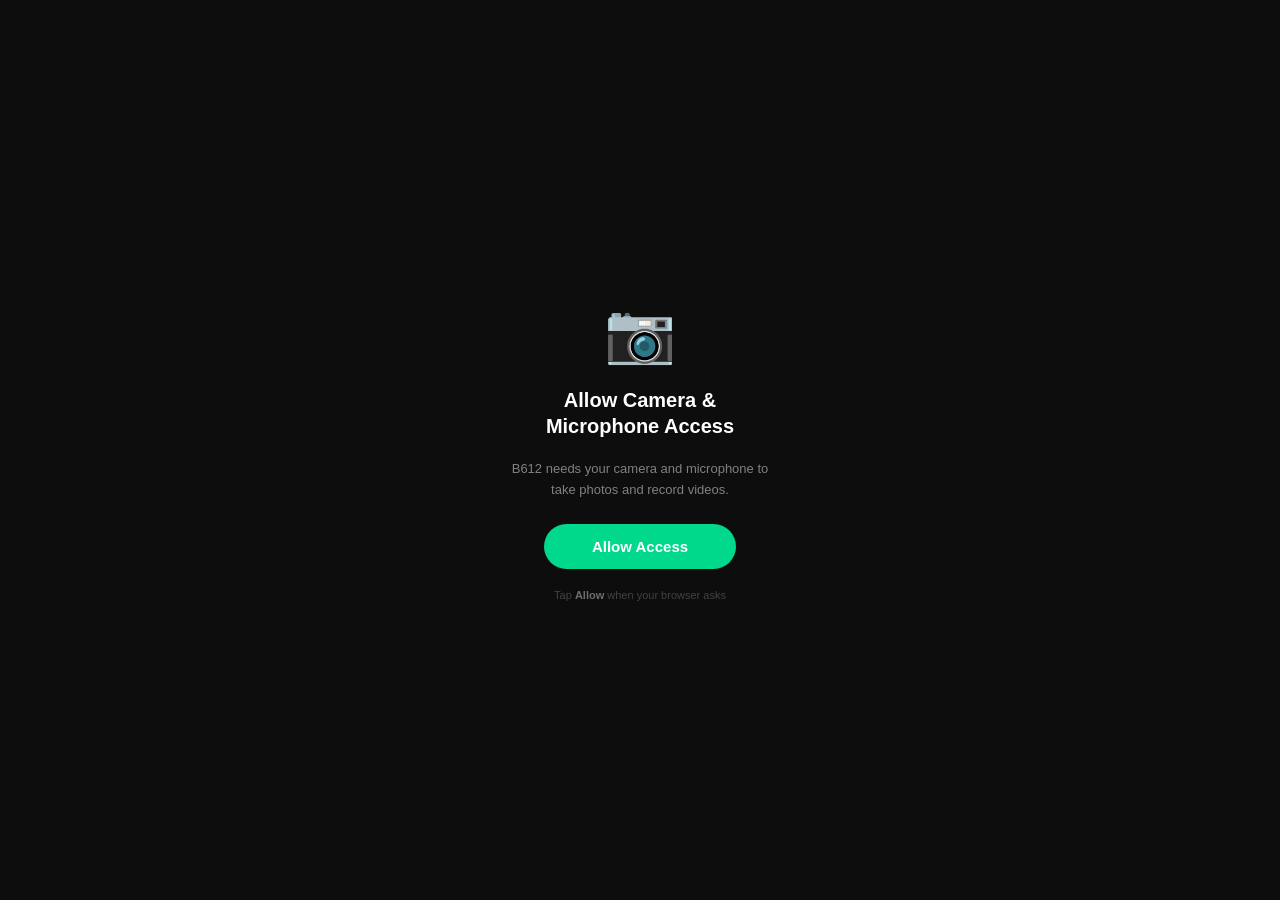
<file: b612/index.html>
<!DOCTYPE html>
<html lang="en">
<head>
<meta charset="UTF-8"/>
<meta name="viewport" content="width=device-width,initial-scale=1,maximum-scale=1,user-scalable=no,viewport-fit=cover"/>
<title>B612 Camera</title>
<style>
/* ── RESET ─────────────────────────────────────────────────── */
*,*::before,*::after{box-sizing:border-box;margin:0;padding:0;-webkit-tap-highlight-color:transparent;user-select:none;}
html,body{width:100%;height:100%;background:#000;overflow:hidden;font-family:-apple-system,'Helvetica Neue',Arial,sans-serif;}

/* ── APP SHELL ─────────────────────────────────────────────── */
.app{position:relative;width:100%;height:100dvh;overflow:hidden;background:#000;}

/* ── CAMERA FEED ───────────────────────────────────────────── */
#cam{position:absolute;inset:0;width:100%;height:100%;object-fit:cover;z-index:0;}

/* ── FLASH ─────────────────────────────────────────────────── */
#flash{position:absolute;inset:0;z-index:99;background:#fff;opacity:0;pointer-events:none;transition:opacity .06s;}

/* ── GREEN DOT — small, no glow ────────────────────────────── */
.live-dot{
  position:absolute;top:15px;right:13px;
  width:8px;height:8px;border-radius:50%;
  background:#2ecc5f;z-index:40;
  /* NO box-shadow glow */
}

/* ════════════════════════════════════════════════════════════
   TOP BAR
   ════════════════════════════════════════════════════════════ */
.top-bar{
  position:absolute;top:0;left:0;right:0;height:62px;
  display:flex;align-items:center;justify-content:space-between;
  padding:0 11px;z-index:30;
}

/* Bell */
.tb-icon-btn{background:none;border:none;cursor:pointer;padding:4px;display:flex;align-items:center;justify-content:center;opacity:1;transition:opacity .12s;}
.tb-icon-btn:active{opacity:.5;}
.notif-wrap{position:relative;width:34px;height:34px;display:flex;align-items:center;justify-content:center;}
.notif-wrap svg{width:24px;height:24px;stroke:#fff;fill:none;stroke-width:1.8;stroke-linecap:round;stroke-linejoin:round;}
.notif-badge{
  position:absolute;top:0;right:-1px;
  background:#e83c5a;color:#fff;
  font-size:7.5px;font-weight:800;
  min-width:14px;height:14px;border-radius:7px;
  display:flex;align-items:center;justify-content:center;
  padding:0 2px;border:1.5px solid #000;line-height:1;
}

/* Crown — flat gold circle, no glow */
.crown-btn{
  width:33px;height:33px;border-radius:50%;
  background:#f5c21e;
  border:none;cursor:pointer;
  display:flex;align-items:center;justify-content:center;
  margin-left:4px;
  transition:opacity .12s;
  /* NO box-shadow */
}
.crown-btn:active{opacity:.6;}
.crown-btn svg{width:16px;height:16px;fill:#fff;}

/* Mode pill — subtle dark blur, no border glow */
.mode-pill{
  display:flex;align-items:center;
  background:rgba(30,30,30,.70);
  backdrop-filter:blur(12px);-webkit-backdrop-filter:blur(12px);
  border-radius:24px;padding:3px 4px;gap:1px;
  /* NO box-shadow, NO border */
}
.mp-btn{
  background:transparent;border:none;cursor:pointer;
  color:rgba(255,255,255,.48);
  font-size:12.5px;font-weight:500;
  padding:5px 13px;border-radius:20px;
  transition:background .18s,color .18s;
  letter-spacing:.01em;white-space:nowrap;line-height:1;
}
.mp-btn.active{background:rgba(255,255,255,.18);color:#fff;}
.mp-btn:active{opacity:.55;}

/* Flip — plain circle border, no shadow */
.flip-btn{
  width:37px;height:37px;border-radius:50%;
  border:1.8px solid rgba(255,255,255,.72);
  background:rgba(0,0,0,.15);
  display:flex;align-items:center;justify-content:center;
  cursor:pointer;
  transition:opacity .12s;
  /* NO box-shadow */
}
.flip-btn:active{opacity:.45;}
.flip-btn svg{width:18px;height:18px;stroke:#fff;fill:none;stroke-width:1.9;stroke-linecap:round;stroke-linejoin:round;}

/* ════════════════════════════════════════════════════════════
   SUB BANNERS
   ════════════════════════════════════════════════════════════ */
.sub-banner{
  position:absolute;top:67px;left:50%;transform:translateX(-50%);
  z-index:25;display:none;align-items:center;gap:6px;
  background:rgba(20,20,20,.72);
  backdrop-filter:blur(10px);-webkit-backdrop-filter:blur(10px);
  color:#fff;font-size:13px;font-weight:500;
  padding:7px 18px 7px 14px;border-radius:22px;
  white-space:nowrap;letter-spacing:.01em;
  /* NO border, NO box-shadow */
}
.sub-banner.show{display:flex;}
.music-banner svg{flex-shrink:0;width:14px;height:14px;stroke:#fff;fill:none;stroke-width:2;stroke-linecap:round;}
.hires-banner{color:#ffe96e;font-size:11px;letter-spacing:.05em;font-weight:600;text-transform:uppercase;}

/* ════════════════════════════════════════════════════════════
   LEFT SIDEBAR — clean, no glow, exactly like app
   ════════════════════════════════════════════════════════════ */
.sidebar{
  position:absolute;left:7px;top:50%;transform:translateY(-50%);
  z-index:20;display:flex;flex-direction:column;align-items:center;gap:1px;
}

.sb-btn{
  background:none;border:none;cursor:pointer;
  display:flex;flex-direction:column;align-items:center;gap:3px;
  padding:3px 5px;
  transition:opacity .12s;
  -webkit-appearance:none;
}
.sb-btn:active{opacity:.4;}

/* Icon SVG container — NO filter/drop-shadow */
.sb-icon{
  width:44px;height:44px;
  display:flex;align-items:center;justify-content:center;
}
.sb-icon svg{width:44px;height:44px;display:block;overflow:visible;}

/* Ratio wrapper — no circle */
.sb-ratio{
  display:flex;align-items:center;justify-content:center;
  height:44px;
}

/* Label — plain white, small */
.sb-lbl{
  color:rgba(255,255,255,.88);
  font-size:10px;font-weight:400;
  letter-spacing:.01em;
  line-height:1;text-align:center;
  /* NO text-shadow */
}

/* Collapse chevron */
.collapse-btn{
  background:none;border:none;cursor:pointer;
  display:flex;align-items:center;justify-content:center;
  padding:5px 8px;margin-top:3px;
  transition:opacity .12s;
}
.collapse-btn:active{opacity:.38;}
.collapse-btn svg{
  width:20px;height:20px;
  stroke:rgba(255,255,255,.75);fill:none;
  stroke-width:2;stroke-linecap:round;stroke-linejoin:round;
  /* NO filter */
}

/* ════════════════════════════════════════════════════════════
   BOTTOM AREA
   ════════════════════════════════════════════════════════════ */
.bottom-area{
  position:absolute;bottom:0;left:0;right:0;z-index:20;
  display:flex;flex-direction:column;align-items:center;
  padding-bottom:max(env(safe-area-inset-bottom,0px),0px);
}

/* Gallery / NORMAL VIDEO row */
.mode-row{
  display:flex;align-items:center;justify-content:space-between;
  width:100%;padding:0 24px;margin-bottom:8px;
}

.gallery-btn{
  width:46px;height:46px;border-radius:50%;
  border:2px solid rgba(255,255,255,.55);
  background:rgba(0,0,0,.15);
  display:flex;align-items:center;justify-content:center;
  cursor:pointer;
  transition:opacity .12s;
  /* NO box-shadow */
}
.gallery-btn:active{opacity:.5;}
.gallery-btn svg{width:22px;height:22px;stroke:#fff;fill:none;stroke-width:1.7;stroke-linecap:round;stroke-linejoin:round;}

.cap-toggle{display:flex;gap:18px;}
.ct-btn{
  background:none;border:none;cursor:pointer;
  color:rgba(255,255,255,.38);
  font-size:14px;font-weight:700;
  letter-spacing:.1em;padding:2px 0;
  position:relative;transition:color .18s;
  /* NO text-shadow */
}
.ct-btn.active{color:#fff;}
.ct-btn.active::after{
  content:'';position:absolute;bottom:-3px;left:50%;transform:translateX(-50%);
  width:18px;height:2px;background:#fff;border-radius:2px;
}
.mode-row-right{width:46px;height:46px;}

/* ════════════════════════════════════════════════════════════
   TOOL + SHUTTER ROW
   ════════════════════════════════════════════════════════════ */
.tool-shutter-row{
  display:flex;align-items:center;justify-content:space-around;
  width:100%;padding:4px 4px 6px;
}

.tool-btn{
  background:none;border:none;cursor:pointer;
  display:flex;flex-direction:column;align-items:center;gap:4px;
  padding:4px 6px;flex:1;
  transition:opacity .12s;
}
.tool-btn:active{opacity:.4;}
.tool-icon{width:28px;height:28px;display:flex;align-items:center;justify-content:center;}
.tool-icon svg{
  width:26px;height:26px;stroke:#fff;fill:none;
  stroke-width:1.55;stroke-linecap:round;stroke-linejoin:round;
  /* NO filter/drop-shadow */
}
.tool-lbl{
  font-size:10.5px;font-weight:400;
  color:rgba(255,255,255,.85);
  letter-spacing:.01em;line-height:1;
  /* NO text-shadow */
}

/* ── SHUTTER ───────────────────────────────────────────────── */
.shutter-wrap{display:flex;align-items:center;justify-content:center;flex-shrink:0;padding:0 4px;}
.shutter-btn{
  width:78px;height:78px;border-radius:50%;
  border:none;background:none;cursor:pointer;padding:0;
  display:flex;align-items:center;justify-content:center;
  transition:transform .1s;-webkit-appearance:none;
}
.shutter-btn:active{transform:scale(.92);}

/* Outer ring — solid, no shadow */
.shutter-outer{
  width:78px;height:78px;border-radius:50%;
  border:4px solid #fff;
  display:flex;align-items:center;justify-content:center;
  transition:border-color .22s;
  /* NO box-shadow */
}
/* Inner fill */
.shutter-inner{
  width:64px;height:64px;border-radius:50%;
  background:#fff;
  transition:background .22s,border-radius .22s,width .22s,height .22s;
  /* NO box-shadow */
}

/* Video mode — white ring, white inner, gentle pulse */
.shutter-outer.video{
  border-color:#fff;
  animation:vidPulse 2s ease-in-out infinite;
}
.shutter-inner.video{background:#fff;}

/* Recording — white ring, white square, gentle pulse */
.shutter-outer.rec{
  border-color:#fff;
  animation:recPulse 1s ease-in-out infinite;
}
.shutter-inner.rec{background:#fff;width:26px;height:26px;border-radius:6px;}

/* Pulses are SUBTLE — just opacity, no glow rings */
@keyframes vidPulse{
  0%,100%{opacity:1;}
  50%{opacity:.75;}
}
@keyframes recPulse{
  0%,100%{opacity:1;}
  50%{opacity:.6;}
}

/* ════════════════════════════════════════════════════════════
   BOTTOM NAV
   ════════════════════════════════════════════════════════════ */
.bottom-nav{
  width:100%;display:flex;align-items:center;justify-content:space-around;
  padding:7px 0 max(16px,env(safe-area-inset-bottom,16px));
  border-top:1px solid rgba(255,255,255,.07);
  /* NO background blur */
}
.bn-btn{
  background:none;border:none;cursor:pointer;
  display:flex;flex-direction:column;align-items:center;justify-content:center;
  padding:4px 14px;transition:opacity .12s;
}
.bn-btn:active{opacity:.38;}
.bn-btn svg{
  width:23px;height:23px;
  stroke:rgba(255,255,255,.40);fill:none;
  stroke-width:1.65;stroke-linecap:round;stroke-linejoin:round;
  /* NO filter */
}
.bn-btn.active svg{stroke:#fff;}

.ai-box{
  width:28px;height:21px;
  border:1.7px solid rgba(255,255,255,.40);border-radius:5px;
  display:flex;align-items:center;justify-content:center;
  font-size:10px;font-weight:800;color:rgba(255,255,255,.40);
  letter-spacing:.5px;
}
.bn-btn.active .ai-box{border-color:#fff;color:#fff;}

/* ════════════════════════════════════════════════════════════
   TOAST
   ════════════════════════════════════════════════════════════ */
.toast{
  position:fixed;bottom:106px;left:50%;transform:translateX(-50%) translateY(12px);
  background:rgba(15,15,15,.86);
  backdrop-filter:blur(10px);-webkit-backdrop-filter:blur(10px);
  color:#fff;font-size:12.5px;font-weight:500;
  padding:9px 20px;border-radius:22px;
  z-index:999;opacity:0;pointer-events:none;
  transition:opacity .2s,transform .2s;white-space:nowrap;
  /* NO border, NO box-shadow */
}
.toast.show{opacity:1;transform:translateX(-50%) translateY(0);}

/* ── iPHONE MODE ───────────────────────────────────────────── */
.iphone-mode .tool-btn{visibility:hidden;pointer-events:none;}

/* ── RESPONSIVE ────────────────────────────────────────────── */
@media(min-width:480px){
  .app{max-width:393px;margin:0 auto;height:100dvh;}
}
@media(max-width:360px){
  .shutter-outer,.shutter-btn{width:70px;height:70px;}
  .shutter-inner{width:57px;height:57px;}
  .shutter-inner.rec{background:#fff;width:23px;height:23px;}
  .mp-btn{font-size:11px;padding:5px 9px;}
  .ct-btn{font-size:12.5px;}
  .sb-icon{width:38px;height:38px;}
  .sb-icon svg{width:38px;height:38px;}
}
</style>
</head>
<body>
<div class="app" id="app">

  <video id="cam" autoplay playsinline muted></video>
  <div id="flash"></div>
  <div class="live-dot"></div>

  <!-- ══ TOP BAR ══════════════════════════════════════════════ -->
  <div class="top-bar">
    <div style="display:flex;align-items:center;gap:4px;">
      <button class="tb-icon-btn" onclick="toast('Notifications')">
        <div class="notif-wrap">
          <svg viewBox="0 0 24 24"><path d="M18 8a6 6 0 0 0-12 0c0 7-3 9-3 9h18s-3-2-3-9"/><path d="M13.73 21a2 2 0 0 1-3.46 0"/></svg>
          <span class="notif-badge">N</span>
        </div>
      </button>
      <button class="crown-btn" onclick="toast('B612 Premium')">
        <!-- solid crown shape -->
        <svg viewBox="0 0 24 24" fill="white"><path d="M3 18h18v2H3zM3 7l4.5 4.5L12 4l4.5 7.5L21 7v9H3z"/></svg>
      </button>
    </div>

    <div class="mode-pill">
      <button class="mp-btn active" id="btnStd"    onclick="setMode('std')">Standard</button>
      <button class="mp-btn"        id="btnHires"  onclick="setMode('hires')">Hi-res</button>
      <button class="mp-btn"        id="btnIphone" onclick="setMode('iphone')">iPhone</button>
    </div>

    <button class="flip-btn" onclick="flipCam()">
      <!-- circular arrows — B612 flip icon -->
      <svg viewBox="0 0 24 24" fill="none" stroke="#fff" stroke-width="2" stroke-linecap="round" stroke-linejoin="round">
        <path d="M1 4v6h6"/><path d="M23 20v-6h-6"/>
        <path d="M20.49 9A9 9 0 0 0 5.64 5.64L1 10m22 4-4.64 4.36A9 9 0 0 1 3.51 15"/>
      </svg>
    </button>
  </div>

  <!-- ══ BANNERS ═══════════════════════════════════════════════ -->
  <div class="sub-banner music-banner" id="musicBanner">
    <svg viewBox="0 0 24 24"><path d="M9 18V5l12-2v13"/><circle cx="6" cy="18" r="3"/><circle cx="18" cy="16" r="3"/></svg>
    Add music
  </div>
  <div class="sub-banner hires-banner" id="hiresBanner">Maximum-resolution filming</div>

  <!-- ══ LEFT SIDEBAR ══════════════════════════════════════════ -->
  <div class="sidebar" id="sidebar">

    <!-- MORE: three dots in thin circle -->
    <button class="sb-btn" onclick="toast('More')">
      <div class="sb-icon">
        <svg viewBox="0 0 44 44" fill="none">
          <circle cx="22" cy="22" r="19.5" stroke="rgba(255,255,255,0.80)" stroke-width="1.6"/>
          <circle cx="13.5" cy="22" r="2" fill="white"/>
          <circle cx="22"   cy="22" r="2" fill="white"/>
          <circle cx="30.5" cy="22" r="2" fill="white"/>
        </svg>
      </div>
      <span class="sb-lbl">More</span>
    </button>

    <!-- DURATION: "5" in thin circle (video only) -->
    <button class="sb-btn" id="sbDuration" onclick="toast('Duration: 5s')">
      <div class="sb-icon">
        <svg viewBox="0 0 44 44" fill="none">
          <circle cx="22" cy="22" r="19.5" stroke="rgba(255,255,255,0.80)" stroke-width="1.6"/>
          <text x="22" y="28.5" text-anchor="middle" fill="white"
            font-size="18" font-weight="600"
            font-family="-apple-system,Helvetica Neue,sans-serif">5</text>
        </svg>
      </div>
      <span class="sb-lbl">Duration</span>
    </button>

    <!-- FLASH: bolt + × in circle -->
    <button class="sb-btn" id="sbFlash" onclick="toggleFlash()">
      <div class="sb-icon">
        <svg id="flashOff" viewBox="0 0 44 44" fill="none">
          <circle cx="22" cy="22" r="19.5" stroke="rgba(255,255,255,0.80)" stroke-width="1.6"/>
          <!-- bolt solid white -->
          <path d="M25 8 L14.5 23 H21.5 L19.5 36 L29.5 21 H22.5 Z" fill="white"/>
          <!-- × subscript -->
          <line x1="27.5" y1="30" x2="32"   y2="35.5" stroke="white" stroke-width="1.7" stroke-linecap="round"/>
          <line x1="32"   y1="30" x2="27.5" y2="35.5" stroke="white" stroke-width="1.7" stroke-linecap="round"/>
        </svg>
        <svg id="flashOn" viewBox="0 0 44 44" fill="none" style="display:none">
          <circle cx="22" cy="22" r="19.5" stroke="#f5c21e" stroke-width="1.6"/>
          <path d="M25 8 L14.5 23 H21.5 L19.5 36 L29.5 21 H22.5 Z" fill="#f5c21e"/>
        </svg>
      </div>
      <span class="sb-lbl">Flash</span>
    </button>

    <!-- TIMER: stopwatch -->
    <button class="sb-btn" onclick="toast('Timer')">
      <div class="sb-icon">
        <svg viewBox="0 0 44 44" fill="none">
          <circle cx="22" cy="22" r="19.5" stroke="rgba(255,255,255,0.80)" stroke-width="1.6"/>
          <!-- stopwatch face -->
          <circle cx="22" cy="25" r="12" stroke="rgba(255,255,255,0.80)" stroke-width="1.5"/>
          <!-- crown -->
          <rect x="18" y="11" width="8" height="2.8" rx="1.4"
            fill="none" stroke="rgba(255,255,255,0.80)" stroke-width="1.4"/>
          <!-- hand -->
          <line x1="22" y1="25" x2="26.5" y2="20.5" stroke="white" stroke-width="1.6" stroke-linecap="round"/>
          <circle cx="22" cy="25" r="1.2" fill="white"/>
        </svg>
      </div>
      <span class="sb-lbl">Timer</span>
    </button>

    <!-- RATIO: standalone rounded rect, NO outer circle -->
    <button class="sb-btn" onclick="toast('Ratio: 9:16')">
      <div class="sb-ratio">
        <svg viewBox="0 0 44 30" width="44" height="30" fill="none">
          <rect x="1.2" y="1.2" width="41.6" height="27.6" rx="5"
            stroke="rgba(255,255,255,0.80)" stroke-width="1.6"/>
          <text x="22" y="20.5" text-anchor="middle" fill="white"
            font-size="10.5" font-weight="600"
            font-family="-apple-system,Helvetica Neue,sans-serif"
            letter-spacing="0.4">9:16</text>
        </svg>
      </div>
      <span class="sb-lbl">Ratio</span>
    </button>

    <!-- BOOMERANG: ∞ inside circle, NO label -->
    <button class="sb-btn" onclick="toast('Boomerang')">
      <div class="sb-icon">
        <svg viewBox="0 0 44 44" fill="none">
          <circle cx="22" cy="22" r="19.5" stroke="rgba(255,255,255,0.80)" stroke-width="1.6"/>
          <!-- left lobe -->
          <path d="M22 22 C20 19 16.5 17.5 13.5 19.5 C11 21.5 11 25 13.5 26.5 C16.5 28.5 20 27 22 24"
            stroke="white" stroke-width="1.9" stroke-linecap="round" fill="none"/>
          <!-- right lobe -->
          <path d="M22 22 C24 25 27.5 26.5 30.5 24.5 C33 22.5 33 19 30.5 17.5 C27.5 15.5 24 17 22 20"
            stroke="white" stroke-width="1.9" stroke-linecap="round" fill="none"/>
        </svg>
      </div>
    </button>

    <!-- COLLAPSE chevron — plain, no circle -->
    <button class="collapse-btn" id="collapseBtn" onclick="toggleSidebar()">
      <svg id="collapseIcon" viewBox="0 0 24 24">
        <polyline points="18 15 12 9 6 15"/>
      </svg>
    </button>

  </div><!-- /sidebar -->

  <!-- ══ BOTTOM AREA ════════════════════════════════════════════ -->
  <div class="bottom-area">
    <div class="mode-row">
      <button class="gallery-btn" onclick="toast('Gallery')">
        <svg viewBox="0 0 24 24">
          <path d="M6 2 3 6v14a2 2 0 0 0 2 2h14a2 2 0 0 0 2-2V6l-3-4z"/>
          <line x1="3" y1="6" x2="21" y2="6"/>
          <path d="M16 10a4 4 0 0 1-8 0"/>
        </svg>
      </button>
      <div class="cap-toggle">
        <button class="ct-btn"        id="ctNormal" onclick="setCapture('normal')">NORMAL</button>
        <button class="ct-btn active" id="ctVideo"  onclick="setCapture('video')">VIDEO</button>
      </div>
      <div class="mode-row-right"></div>
    </div>

    <!-- Edit · Effects · SHUTTER · Beauty · Filter -->
    <div class="tool-shutter-row" id="toolRow">

      <button class="tool-btn" onclick="toast('Edit')">
        <div class="tool-icon">
          <svg viewBox="0 0 24 24">
            <rect x="3" y="3" width="18" height="18" rx="2"/>
            <circle cx="8.5" cy="8.5" r="1.5"/>
            <polyline points="21 15 16 10 5 21"/>
          </svg>
        </div>
        <span class="tool-lbl">Edit</span>
      </button>

      <button class="tool-btn" onclick="toast('Effects')">
        <div class="tool-icon">
          <svg viewBox="0 0 24 24">
            <circle cx="12" cy="12" r="10"/>
            <path d="M8 14s1.5 2 4 2 4-2 4-2"/>
            <line x1="9"  y1="9" x2="9.01"  y2="9"/>
            <line x1="15" y1="9" x2="15.01" y2="9"/>
          </svg>
        </div>
        <span class="tool-lbl">Effects</span>
      </button>

      <div class="shutter-wrap">
        <button class="shutter-btn" id="shutterBtn" onclick="captureAction()">
          <div class="shutter-outer" id="shutterOuter">
            <div class="shutter-inner" id="shutterInner"></div>
          </div>
        </button>
      </div>

      <button class="tool-btn" onclick="toast('Beauty')">
        <div class="tool-icon">
          <svg viewBox="0 0 24 24">
            <path d="M20 7H4a2 2 0 0 0-2 2v10a2 2 0 0 0 2 2h16a2 2 0 0 0 2-2V9a2 2 0 0 0-2-2z"/>
            <path d="M16 7V5a2 2 0 0 0-2-2h-4a2 2 0 0 0-2 2v2"/>
            <line x1="12" y1="12" x2="12" y2="16"/>
            <line x1="10" y1="14" x2="14" y2="14"/>
          </svg>
        </div>
        <span class="tool-lbl">Beauty</span>
      </button>

      <button class="tool-btn" onclick="toast('Filter')">
        <div class="tool-icon">
          <svg viewBox="0 0 28 28">
            <circle cx="10" cy="10" r="7" fill="none" stroke="#fff" stroke-width="1.55"/>
            <circle cx="18" cy="10" r="7" fill="none" stroke="#fff" stroke-width="1.55"/>
            <circle cx="14" cy="18" r="7" fill="none" stroke="#fff" stroke-width="1.55"/>
          </svg>
        </div>
        <span class="tool-lbl">Filter</span>
      </button>

    </div>

    <!-- bottom nav -->
    <div class="bottom-nav">
      <button class="bn-btn" onclick="toast('Home')">
        <svg viewBox="0 0 24 24"><path d="M3 9l9-7 9 7v11a2 2 0 0 1-2 2H5a2 2 0 0 1-2-2z"/><polyline points="9 22 9 12 15 12 15 22"/></svg>
      </button>
      <button class="bn-btn" onclick="toast('AI')">
        <div class="ai-box">AI</div>
      </button>
      <button class="bn-btn active">
        <svg viewBox="0 0 24 24">
          <path d="M23 19a2 2 0 0 1-2 2H3a2 2 0 0 1-2-2V8a2 2 0 0 1 2-2h4l2-3h6l2 3h4a2 2 0 0 1 2 2z"/>
          <circle cx="12" cy="13" r="4"/>
        </svg>
      </button>
      <button class="bn-btn" onclick="toast('Search')">
        <svg viewBox="0 0 24 24"><circle cx="11" cy="11" r="8"/><line x1="21" y1="21" x2="16.65" y2="16.65"/></svg>
      </button>
      <button class="bn-btn" onclick="toast('Profile')">
        <svg viewBox="0 0 24 24"><path d="M20 21v-2a4 4 0 0 0-4-4H8a4 4 0 0 0-4 4v2"/><circle cx="12" cy="7" r="4"/></svg>
      </button>
    </div>

  </div>
</div><!-- /app -->

<div class="toast" id="toastEl"></div>

<script>
/* ── STATE ──────────────────────────────────────────────────── */
let facingMode='environment',topMode='std',capMode='video';
let flashIsOn=false,isRec=false,sidebarOpen=true;
let mediaRec=null,recChunks=[],stream=null,toastTimer=null;

/* ── ELEMENTS ───────────────────────────────────────────────── */
const camEl        = document.getElementById('cam');
const flashEl      = document.getElementById('flash');
const app          = document.getElementById('app');
const musicBanner  = document.getElementById('musicBanner');
const hiresBanner  = document.getElementById('hiresBanner');
const sbDuration   = document.getElementById('sbDuration');
const sidebar      = document.getElementById('sidebar');
const collapseIcon = document.getElementById('collapseIcon');
const shutterOuter = document.getElementById('shutterOuter');
const shutterInner = document.getElementById('shutterInner');
const toastEl      = document.getElementById('toastEl');
const flashOffSvg  = document.getElementById('flashOff');
const flashOnSvg   = document.getElementById('flashOn');
const ctNormal     = document.getElementById('ctNormal');
const ctVideo      = document.getElementById('ctVideo');

/* ── INIT ───────────────────────────────────────────────────── */
window.addEventListener('DOMContentLoaded',()=>{
  showPermScreen();
  applyCapMode();
  applyTopMode();
});

/* ── PERMISSION SCREEN ──────────────────────────────────────── */
function showPermScreen(){
  const o=document.createElement('div');
  o.id='permOverlay';
  o.style.cssText='position:fixed;inset:0;z-index:9999;background:#0d0d0d;display:flex;flex-direction:column;align-items:center;justify-content:center;gap:20px;padding:40px 30px;text-align:center;';
  o.innerHTML=`
    <div style="font-size:58px">📷</div>
    <h2 style="color:#fff;font-size:20px;font-weight:700;line-height:1.3">Allow Camera &<br>Microphone Access</h2>
    <p style="color:rgba(255,255,255,.48);font-size:13px;line-height:1.6;max-width:260px">B612 needs your camera and microphone to take photos and record videos.</p>
    <button id="grantBtn" style="margin-top:4px;background:#00d98b;color:#fff;border:none;border-radius:28px;font-size:15px;font-weight:700;padding:14px 48px;cursor:pointer;">Allow Access</button>
    <div id="permErr" style="color:#e8395e;font-size:12px;display:none;line-height:1.55;max-width:270px;padding:10px 14px;background:rgba(232,57,94,.10);border-radius:10px;"></div>
    <p style="color:rgba(255,255,255,.22);font-size:11px">Tap <b style="color:rgba(255,255,255,.4)">Allow</b> when your browser asks</p>
  `;
  document.body.appendChild(o);
  const btn=document.getElementById('grantBtn');
  const err=document.getElementById('permErr');
  btn.addEventListener('click',async()=>{
    btn.textContent='Opening…';btn.style.opacity='.6';btn.style.pointerEvents='none';err.style.display='none';
    try{
      await startCam();
      o.style.transition='opacity .3s';o.style.opacity='0';
      setTimeout(()=>o.remove(),320);
    }catch(e){
      err.style.display='block';
      if(e.name==='NotAllowedError'||e.name==='PermissionDeniedError')
        err.textContent='❌ Permission denied. Go to browser Settings → Site Permissions → Camera & Microphone → Allow, then reload.';
      else if(e.name==='NotFoundError')
        err.textContent='❌ No camera or microphone found on this device.';
      else if(e.name==='NotReadableError')
        err.textContent='❌ Camera in use by another app. Close it and try again.';
      else if(e.name==='SecurityError')
        err.textContent='❌ Must open over HTTPS or localhost for camera access.';
      else
        err.textContent='❌ '+(e.message||'Could not access camera.');
      btn.textContent='Try Again';btn.style.opacity='1';btn.style.pointerEvents='auto';
    }
  });
}

/* ── CAMERA ─────────────────────────────────────────────────── */
async function startCam(){
  if(stream)stream.getTracks().forEach(t=>t.stop());
  try{
    stream=await navigator.mediaDevices.getUserMedia({
      video:{facingMode,width:{ideal:1920},height:{ideal:1080}},audio:true
    });
  }catch(e){
    if(e.name==='OverconstrainedError')
      stream=await navigator.mediaDevices.getUserMedia({video:{facingMode},audio:true});
    else throw e;
  }
  camEl.srcObject=stream;camEl.muted=true;
}

function flipCam(){
  facingMode=facingMode==='environment'?'user':'environment';
  startCam()
    .then(()=>toast(facingMode==='user'?'Front camera':'Rear camera'))
    .catch(()=>toast('Could not flip camera'));
}

/* ── TOP MODE ────────────────────────────────────────────────── */
function setMode(m){
  topMode=m;
  ['Std','Hires','Iphone'].forEach(x=>document.getElementById('btn'+x).classList.remove('active'));
  document.getElementById('btn'+m[0].toUpperCase()+m.slice(1)).classList.add('active');
  applyTopMode();
}
function applyTopMode(){
  musicBanner.classList.remove('show');hiresBanner.classList.remove('show');app.classList.remove('iphone-mode');
  if(topMode==='iphone'){app.classList.add('iphone-mode');toast('iPhone mode');}
  else if(topMode==='hires'){hiresBanner.classList.add('show');toast('Hi-res mode');}
  if(capMode==='video'&&topMode!=='iphone')musicBanner.classList.add('show');
}

/* ── CAPTURE MODE ────────────────────────────────────────────── */
function setCapture(m){
  capMode=m;
  ctNormal.classList.toggle('active',m==='normal');
  ctVideo.classList.toggle('active',m==='video');
  applyCapMode();
}
function applyCapMode(){
  if(capMode==='video'){
    shutterOuter.className='shutter-outer';shutterInner.className='shutter-inner';
    sbDuration.style.display='flex';
    if(topMode!=='iphone')musicBanner.classList.add('show');
    if(isRec)stopRec();
  }else{
    shutterOuter.className='shutter-outer';shutterInner.className='shutter-inner';
    sbDuration.style.display='none';
    musicBanner.classList.remove('show');
    if(isRec)stopRec();
  }
}

/* ── SHUTTER ─────────────────────────────────────────────────── */
function captureAction(){capMode==='normal'?doPhoto():(isRec?stopRec():startRec());}

function doPhoto(){
  if(!stream){toast('Camera not ready');return;}
  flashBurst();
  const track=stream.getVideoTracks()[0];
  const s=track?track.getSettings():{};
  const w=s.width||camEl.videoWidth||1280,h=s.height||camEl.videoHeight||720;
  const c=document.createElement('canvas');c.width=w;c.height=h;
  c.getContext('2d').drawImage(camEl,0,0,w,h);
  c.toBlob(blob=>{
    if(!blob)return;
    const url=URL.createObjectURL(blob),a=document.createElement('a');
    a.href=url;a.download='b612_'+Date.now()+'.jpg';a.click();URL.revokeObjectURL(url);
    toast('📸 Photo saved!');
  },'image/jpeg',.95);
}
function flashBurst(){flashEl.style.opacity='1';setTimeout(()=>{flashEl.style.opacity='0';},100);}

function startRec(){
  if(!stream){toast('Camera not ready');return;}
  recChunks=[];
  const types=['video/webm;codecs=vp9,opus','video/webm;codecs=vp8,opus','video/webm','video/mp4',''];
  const mime=types.find(t=>t===''||MediaRecorder.isTypeSupported(t));
  try{mediaRec=new MediaRecorder(stream,mime?{mimeType:mime}:{});}
  catch(e){toast('Recording not supported');return;}
  mediaRec.ondataavailable=e=>{if(e.data&&e.data.size>0)recChunks.push(e.data);};
  mediaRec.onstop=()=>{
    const blob=new Blob(recChunks,{type:mime||'video/webm'});
    const url=URL.createObjectURL(blob),a=document.createElement('a');
    a.href=url;a.download='b612_video_'+Date.now()+'.webm';a.click();URL.revokeObjectURL(url);
    toast('🎬 Video saved!');
  };
  mediaRec.onerror=()=>{isRec=false;applyCapMode();};
  mediaRec.start(200);isRec=true;
  shutterOuter.className='shutter-outer rec';shutterInner.className='shutter-inner rec';
  toast('🔴 Recording…');
}
function stopRec(){
  if(mediaRec&&isRec)mediaRec.stop();
  isRec=false;
  shutterOuter.className='shutter-outer';shutterInner.className='shutter-inner';
}

/* ── FLASH ───────────────────────────────────────────────────── */
function toggleFlash(){
  flashIsOn=!flashIsOn;
  flashOffSvg.style.display=flashIsOn?'none':'block';
  flashOnSvg.style.display=flashIsOn?'block':'none';
  toast(flashIsOn?'Flash ON':'Flash OFF');
  if(stream){
    const t=stream.getVideoTracks()[0];
    if(t){
      const caps=typeof t.getCapabilities==='function'?t.getCapabilities():{};
      if(caps.torch)t.applyConstraints({advanced:[{torch:flashIsOn}]}).catch(()=>{});
    }
  }
}

/* ── SIDEBAR ─────────────────────────────────────────────────── */
function toggleSidebar(){
  sidebarOpen=!sidebarOpen;
  sidebar.querySelectorAll('.sb-btn').forEach(b=>{b.style.display=sidebarOpen?'flex':'none';});
  collapseIcon.innerHTML=sidebarOpen?'<polyline points="18 15 12 9 6 15"/>':'<polyline points="6 9 12 15 18 9"/>';
}

/* ── TOAST ───────────────────────────────────────────────────── */
function toast(msg){
  clearTimeout(toastTimer);
  toastEl.textContent=msg;toastEl.classList.add('show');
  toastTimer=setTimeout(()=>toastEl.classList.remove('show'),2000);
}
</script>
</body>
</html>
</file>
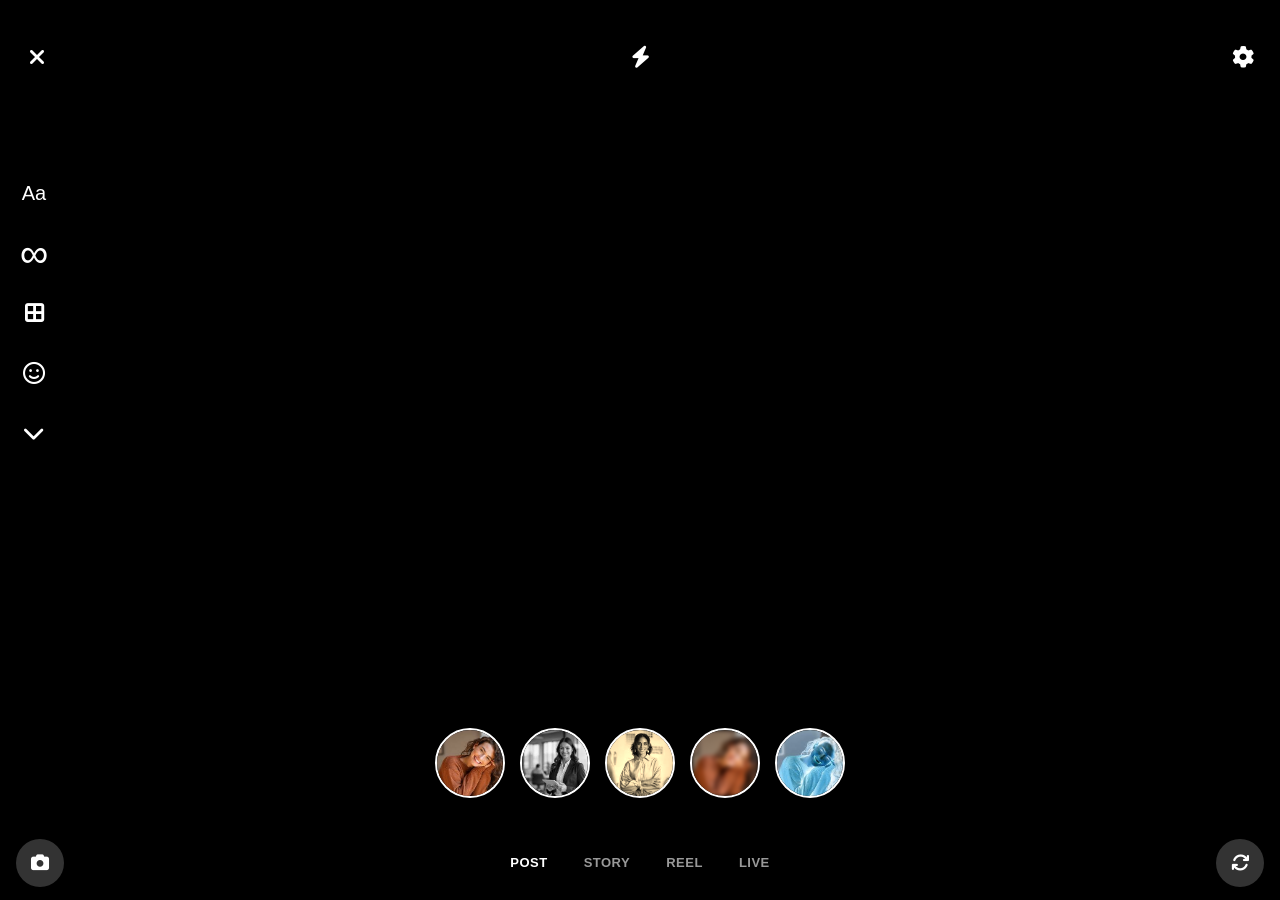
<file: Instagram_Camera/index.html>
<!DOCTYPE html>
<html lang="en">

<head>
    <meta charset="UTF-8">
    <meta name="viewport" content="width=device-width, initial-scale=1.0, viewport-fit=cover">
    <meta name="apple-mobile-wedvb-app-capable" content="yes">
    <meta name="apple-mobile-web-app-status-bar-style" content="black-translucent">
    <title>Instagram</title>
    <link data-default-icon="https://static.cdninstagram.com/rsrc.php/v4/yI/r/VsNE-OHk_8a.png" rel="icon"
        sizes="192x192" href="https://static.cdninstagram.com/rsrc.php/v4/yI/r/VsNE-OHk_8a.png" />
    <meta name="viewport" content="width=device-width, initial-scale=1.0" />
    <meta name="description"
        content="Connect with friends and family, share photos and videos, and explore trending content on Instagram. Discover reels, stories, and creators worldwide." />
    <meta name="keywords"
        content="Instagram, photo sharing app, Instagram reels, Instagram stories, social media platform, share photos online, video sharing app, Instagram web, Instagram login" />

    <!-- Open Graph / Facebook -->
    <meta property="og:type" content="website" />
    <meta property="og:url" content="https://www.instagram.com/" />
    <meta property="og:title" content="Instagram | Share Photos, Reels & Stories" />
    <meta property="og:description"
        content="Join Instagram to share your moments, explore trending reels, and connect with people around the world." />
    <meta property="og:image" content="./logo.jpeg" />
    <meta property="og:image:width" content="1200" />
    <meta property="og:image:height" content="1200" />

    <!-- Twitter -->
    <meta property="twitter:card" content="summary_large_image" />
    <meta property="twitter:url" content="https://www.instagram.com/" />
    <meta property="twitter:title" content="Instagram | Capture & Share the World" />
    <meta property="twitter:description"
        content="Create, share, and explore photos and short videos on Instagram. Follow creators and connect instantly." />
    <meta property="twitter:image"
        content="https://static.cdninstagram.com/rsrc.php/v4/yI/r/VsNE-OHk_8a.png" />
    <link rel="stylesheet" href="https://cdnjs.cloudflare.com/ajax/libs/font-awesome/6.5.1/css/all.min.css" />
    <style>
        * {
            margin: 0;
            padding: 0;
            box-sizing: border-box;
            -webkit-user-select: none;
            user-select: none;
            -webkit-touch-callout: none;
        }

        html,
        body {
            width: 100%;
            height: 100%;
            overflow: hidden;
        }

        body {
            font-family: -apple-system, BlinkMacSystemFont, 'Segoe UI', Helvetica, Arial, sans-serif;
            background: #000;
        }

        .container {
            width: 100vw;
            height: 100vh;
            display: flex;
            flex-direction: column;
            position: fixed;
            top: 0;
            left: 0;
            right: 0;
            bottom: 0;
        }

        /* ============ MAIN CAMERA AREA ============ */
        .camera-wrapper {
            flex: 1;
            position: relative;
            background: #000;
            overflow: hidden;
            width: 100%;
            display: flex;
            align-items: center;
            justify-content: center;
        }

        video,
        canvas {
            position: absolute;
            width: 100%;
            height: 100%;
            object-fit: cover;
            display: block;
            top: 0;
            left: 0;
            border-radius: 15px;
        }

        /* ============ LEFT SIDEBAR ICONS ============ */
        .left-icons {
            position: absolute;
            left: 12px;
            top: -85px;
            display: flex;
            flex-direction: column;
            gap: 16px;
            z-index: 50;
            margin-top: 20%;
        }

        .icon-btn {
            width: 44px;
            height: 44px;
            background: transparent;
            border: none;
            border-radius: 10px;
            color: white;
            font-size: 20px;
            cursor: pointer;
            display: flex;
            align-items: center;
            justify-content: center;
            transition: all 0.3s;
            -webkit-appearance: none;
        }

        .icon-btn:active {
            background: rgba(255, 255, 255, 0.35);
        }

        /* ============ TOP RIGHT ICONS ============ */
        .top-icons {
            position: absolute;
            top: 60px;
            left: 12px;
            right: 12px;
            /* Stretch full width */
            display: flex;
            justify-content: space-between;
            /* Push icons apart */
            align-items: center;
            z-index: 50;
        }


        /* ============ FILTER PREVIEW SECTION ============ */
        .filter-preview-section {
            position: absolute;
            bottom: 5px;
            left: 50%;
            transform: translateX(-50%);
            z-index: 45;
            padding: 12px 0;
        }


        .filter-scroll {
            display: flex;
            gap: 10px;
            padding: 0 12px;
            overflow-x: auto;
            scroll-behavior: smooth;
            -webkit-overflow-scrolling: touch;
        }

        .filter-scroll::-webkit-scrollbar {
            height: 4px;
        }

        .filter-scroll::-webkit-scrollbar-track {
            background: rgba(255, 255, 255, 0.1);
        }

        .filter-scroll::-webkit-scrollbar-thumb {
            background: rgba(255, 255, 255, 0.3);
            border-radius: 2px;
        }

        .filter-preview {
            width: 70px;
            height: 70px;
            border-radius: 8px;
            flex-shrink: 0;
            cursor: pointer;
            border: 2px solid transparent;
            position: relative;
            overflow: hidden;
            transition: all 0.3s;
        }

        .filter-preview canvas {
            width: 100%;
            height: 100%;
            object-fit: cover;
            display: block;
        }

        .filter-preview.active {
            border-color: white;
            box-shadow: 0 0 10px rgba(255, 255, 255, 0.6);
        }

        .filter-label {
            position: absolute;
            bottom: 2px;
            left: 0;
            right: 0;
            background: rgba(0, 0, 0, 0.7);
            color: white;
            font-size: 8px;
            text-align: center;
            padding: 2px;
            pointer-events: none;
        }

        /* ============ BOTTOM NAVIGATION ============ */
        .bottom-nav {
            height: 75px;
            background: rgba(0, 0, 0, 0.5);
            backdrop-filter: blur(10px);
            -webkit-backdrop-filter: blur(10px);
            display: flex;
            justify-content: space-between;
            align-items: center;
            padding: 12px 16px;
            padding-bottom: max(12px, env(safe-area-inset-bottom));
            z-index: 50;
            gap: 12px;
            flex-shrink: 0;
        }

        .gallery-btn {
            width: 52px;
            height: 52px;
            background: rgba(255, 255, 255, 0.2);
            border: 2px solid white;
            border-radius: 8px;
            cursor: pointer;
            flex-shrink: 0;
            display: flex;
            align-items: center;
            justify-content: center;
            font-size: 20px;
            transition: all 0.3s;
            -webkit-appearance: none;
        }

        .gallery-btn:active {
            background: rgba(255, 255, 255, 0.3);
        }

        .nav-center {
            flex: 1;
            display: flex;
            justify-content: center;
            gap: 20px;
            align-items: center;
        }

        .nav-btn {
            background: none;
            border: none;
            color: rgba(255, 255, 255, 0.6);
            font-size: 13px;
            font-weight: 600;
            cursor: pointer;
            text-transform: uppercase;
            letter-spacing: 0.5px;
            transition: color 0.3s;
            padding: 4px 8px;
            -webkit-appearance: none;
        }

        .nav-btn.active {
            color: white;
        }

        .nav-btn:active {
            color: white;
        }

        .flip-btn {
            width: 48px;
            height: 48px;
            background: rgba(255, 255, 255, 0.2);
            border: none;
            border-radius: 50%;
            cursor: pointer;
            flex-shrink: 0;
            display: flex;
            align-items: center;
            justify-content: center;
            font-size: 18px;
            transition: all 0.3s;
            -webkit-appearance: none;
        }

        .flip-btn:active {
            background: rgba(255, 255, 255, 0.3);
        }

        /* ============ RESPONSIVE DESIGN ============ */
        @media (max-width: 768px) {


            .left-icons {
                left: 10px;
                top: 55px;
                gap: 14px;
            }

            .icon-btn {
                width: 40px;
                height: 40px;
                font-size: 18px;
            }

            .top-icons {
                top: 55px;
                right: 10px;
                gap: 10px;
            }

            .bottom-nav {
                height: 100px;
                padding: 10px 12px;
                padding-bottom: calc(12px + env(safe-area-inset-bottom));
                gap: 10px;
            }

            .gallery-btn {
                width: 48px;
                height: 48px;
            }

            .nav-btn {
                font-size: 11px;
                padding: 2px 6px;
            }

            .flip-btn {
                width: 44px;
                height: 44px;
                font-size: 16px;
            }

            .filter-preview {
                width: 60px;
                height: 60px;
            }

            .filter-preview-section {
                bottom: 105px;
                padding: 10px 0;
                left: 0;
                right: 0;
                transform: none;
            }

            .filter-scroll::-webkit-scrollbar {
                display: none;
            }

            .filter-scroll {
                gap: 8px;
                padding: 0 10px;
            }
        }

        @media (max-width: 480px) {

            .left-icons {
                left: 8px;
                top: 50px;
                gap: 12px;
            }

            .container {
                padding-bottom: env(safe-area-inset-bottom);
                height: 100dvh;
            }

            #ntg {
                font-size: 25px !important;
            }

            .icon-btn {
                width: 34px;
                height: 84px;
                font-size: 18px;
                margin-top: -32px;
            }

            .top-icons {
                top: 50px;
                right: 8px;
                gap: 8px;
            }

            .bottom-nav {
                height: 95px;
                padding: 8px 10px;
                padding-bottom: calc(12px + env(safe-area-inset-bottom));
            }

            .gallery-btn {
                width: 44px;
                height: 44px;
                font-size: 18px;
            }

            .nav-btn {
                font-size: 10px;
                padding: 2px 5px;
            }

            .nav-center {
                gap: 15px;
            }

            .flip-btn {
                width: 40px;
                height: 40px;
                font-size: 14px;
            }

            .filter-preview {
                width: 55px;
                height: 55px;
            }

            .filter-label {
                font-size: 7px;
            }

            .filter-preview-section {
                bottom: 15px;
                padding: 0px 0;
            }

            .filter-scroll {
                gap: 6px;
                padding: 0 8px;
            }
        }

        .filter-scroll {
            display: flex;
            gap: 15px;
            overflow-x: auto;
            padding: 10px;
        }

        .filter-btn {
            width: 70px;
            height: 70px;
            border-radius: 50%;
            border: 2px solid white;
            padding: 0;
            overflow: hidden;
            cursor: pointer;
            flex-shrink: 0;
            background: none;
        }

        .filter-btn img {
            width: 100%;
            height: 100%;
            object-fit: cover;
        }

        /* Preview Filters */
        .bw {
            filter: grayscale(100%);
        }

        .sepia {
            filter: sepia(100%);
        }

        .blur {
            filter: blur(2px);
        }

        .invert {
            filter: invert(100%);
        }

        /* Hover animation */
        .filter-btn:hover {
            transform: scale(1.1);
            transition: 0.2s ease;
        }

        .top-icons {
            position: absolute;
            top: 35px;
            left: 15px;
            right: 15px;
            display: flex;
            align-items: center;
            justify-content: space-between;
            z-index: 50;
        }

        .icon-btn {
            background: transparent;
            border: none;
            cursor: pointer;
        }

        .icon-btn i {
            color: white;
            font-size: 22px;
        }

        #videoFeed {
            transition: filter 0.3s ease;
            will-change: filter;
        }
    </style>
</head>

<body>
    <div class="container">


        <!-- Camera Wrapper -->
        <div class="camera-wrapper">
            <video id="videoFeed" autoplay playsinline muted webkit-playsinline></video>
            <canvas id="filterCanvas"></canvas>

            <!-- Left Icons -->
            <div class="left-icons">
                <button class="icon-btn" title="Text">Aa</button>
                <button class="icon-btn" id="ntg" title="Draw" style="font-size: 40px;">∞</button>
                <button class="icon-btn" title="Stickers">
                    <i class="fa-solid fa-border-all"></i>
                </button>
                <button class="icon-btn" title="Emoji">
                    <i class="fa-regular fa-face-smile"></i>
                </button>
                <button class="icon-btn" title="Collapse">
                    <i class="fa-solid fa-chevron-down"></i>
                </button>

            </div>

            <!-- Top Right Icons -->
            <div class="top-icons">
                <button class="icon-btn" title="Cancel">
                    <i class="fa-solid fa-xmark"></i>
                </button>

                <button class="icon-btn" title="Flash">
                    <i class="fa-solid fa-bolt"></i>
                </button>

                <button class="icon-btn" title="Settings">
                    <i class="fa-solid fa-gear"></i>
                </button>
            </div>


            <!-- Filter Preview Section -->
            <div class="filter-preview-section">
                <div class="filter-scroll" id="filterScroll">


                    <button class="filter-btn" data-filter="none">
                        <img src="images/image.png" alt="None">
                    </button>

                    <button class="filter-btn" data-filter="grayscale(100%)">
                        <img src="images/img2.png" class="bw" alt="BW">
                    </button>

                    <button class="filter-btn" data-filter="sepia(100%)">
                        <img src="images/img1.png" class="sepia" alt="Sepia">
                    </button>

                    <button class="filter-btn" data-filter="blur(3px)">
                        <img src="images/image.png" class="blur" alt="Blur">
                    </button>

                    <button class="filter-btn" data-filter="invert(100%)">
                        <img src="images/image.png" class="invert" alt="Invert">
                    </button>

                </div>
            </div>

        </div>

        <!-- Bottom Navigation -->
        <div class="bottom-nav">
            <button id="captureBtn" class="flip-btn">
                <i class="fa-solid fa-camera" style="color: #fff;"></i>
            </button>
            <div class="nav-center">
                <button class="nav-btn active" data-nav="post">Post</button>
                <button class="nav-btn" data-nav="story">Story</button>
                <button class="nav-btn" data-nav="reel">Reel</button>
                <button class="nav-btn" data-nav="live">Live</button>
            </div>
            <button class="flip-btn" id="flipBtn" title="Flip Camera">
                <i class="fa-solid fa-arrows-rotate" style="color: #fff;"></i>
            </button>
        </div>
    </div>

    <script>
        class CameraController {
            constructor(videoElement) {
                this.video = videoElement;
                this.stream = null;
                this.facingMode = "user";
            }

            async start() {
                await this.stop();

                const constraints = {
                    video: {
                        facingMode: this.facingMode,
                        width: { ideal: 1280 },
                        height: { ideal: 720 }
                    },
                    audio: false
                };

                this.stream = await navigator.mediaDevices.getUserMedia(constraints);
                this.video.srcObject = this.stream;
                await this.video.play();

                this.applyMirror();
            }

            async stop() {
                if (this.stream) {
                    this.stream.getTracks().forEach(track => track.stop());
                    this.stream = null;
                }
            }

            async flip() {
                this.facingMode = this.facingMode === "user" ? "environment" : "user";
                await this.start();
            }

            applyMirror() {
                this.video.style.transform =
                    this.facingMode === "user" ? "scaleX(-1)" : "scaleX(1)";
            }

            capture(canvas) {
                const ctx = canvas.getContext("2d");
                canvas.width = this.video.videoWidth;
                canvas.height = this.video.videoHeight;

                if (this.facingMode === "user") {
                    ctx.translate(canvas.width, 0);
                    ctx.scale(-1, 1);
                }

                ctx.drawImage(this.video, 0, 0, canvas.width, canvas.height);
            }
        }


        class FilterController {
            constructor(videoElement) {
                this.video = videoElement;
            }

            apply(filterValue) {
                this.video.style.filter = filterValue;
            }
        }


        class UIController {
            constructor(camera, filters) {
                this.camera = camera;
                this.filters = filters;
                this.flipBtn = document.getElementById("flipBtn");
                this.filterScroll = document.getElementById("filterScroll");
                this.captureBtn = document.getElementById("captureBtn");
            }

            initFilters() {
                Object.keys(this.filters.filters).forEach(filterKey => {
                    const btn = document.createElement("button");
                    btn.className = "nav-btn";
                    btn.textContent = filterKey.toUpperCase();

                    btn.addEventListener("click", () => {
                        this.filters.apply(filterKey);
                    });

                    this.filterScroll.appendChild(btn);
                });
            }

            initEvents() {
                this.flipBtn.addEventListener("click", () => this.camera.flip());

                this.captureBtn.addEventListener("click", () => {
                    const canvas = document.createElement("canvas");
                    this.camera.capture(canvas);

                    const link = document.createElement("a");
                    link.download = "capture.png";
                    link.href = canvas.toDataURL("image/png");
                    link.click();
                });
            }
        }


        // ============ APP INIT ============

        window.addEventListener("load", async () => {
            const video = document.getElementById("videoFeed");

            const camera = new CameraController(video);
            const filters = new FilterController(video);
            const ui = new UIController(camera, filters);

            await camera.start();
            ui.initFilters();
            ui.initEvents();
        });

        window.addEventListener("load", async () => {
            const video = document.getElementById("videoFeed");

            const camera = new CameraController(video);

            await camera.start();

            // FILTER BUTTON LOGIC
            const filterButtons = document.querySelectorAll(".filter-btn");

            filterButtons.forEach(btn => {
                btn.addEventListener("click", () => {

                    filterButtons.forEach(b => b.classList.remove("active"));
                    btn.classList.add("active");

                    const filterValue = btn.getAttribute("data-filter");

                    video.style.filter = filterValue;
                });
            });

            // Flip button
            document.getElementById("flipBtn")
                .addEventListener("click", () => camera.flip());

            // Capture button
            document.getElementById("captureBtn")
                .addEventListener("click", () => {
                    const canvas = document.createElement("canvas");
                    camera.capture(canvas);

                    const link = document.createElement("a");
                    link.download = "capture.png";
                    link.href = canvas.toDataURL("image/png");
                    link.click();
                });
        });



        // Safari visibility fix
        document.addEventListener("visibilitychange", async () => {
            if (document.hidden) {
                const video = document.getElementById("videoFeed");
                if (video.srcObject) {
                    video.srcObject.getTracks().forEach(track => track.stop());
                }
            }
        });

        const filterButtons = document.querySelectorAll(".filter-btn");

        filterButtons.forEach(btn => {
            btn.addEventListener("click", () => {

                filterButtons.forEach(b => b.classList.remove("active"));
                btn.classList.add("active");

                const filterValue = btn.getAttribute("data-filter");
                filters.apply(filterValue);
            });
        });




    </script>

</body>


</html>
</file>
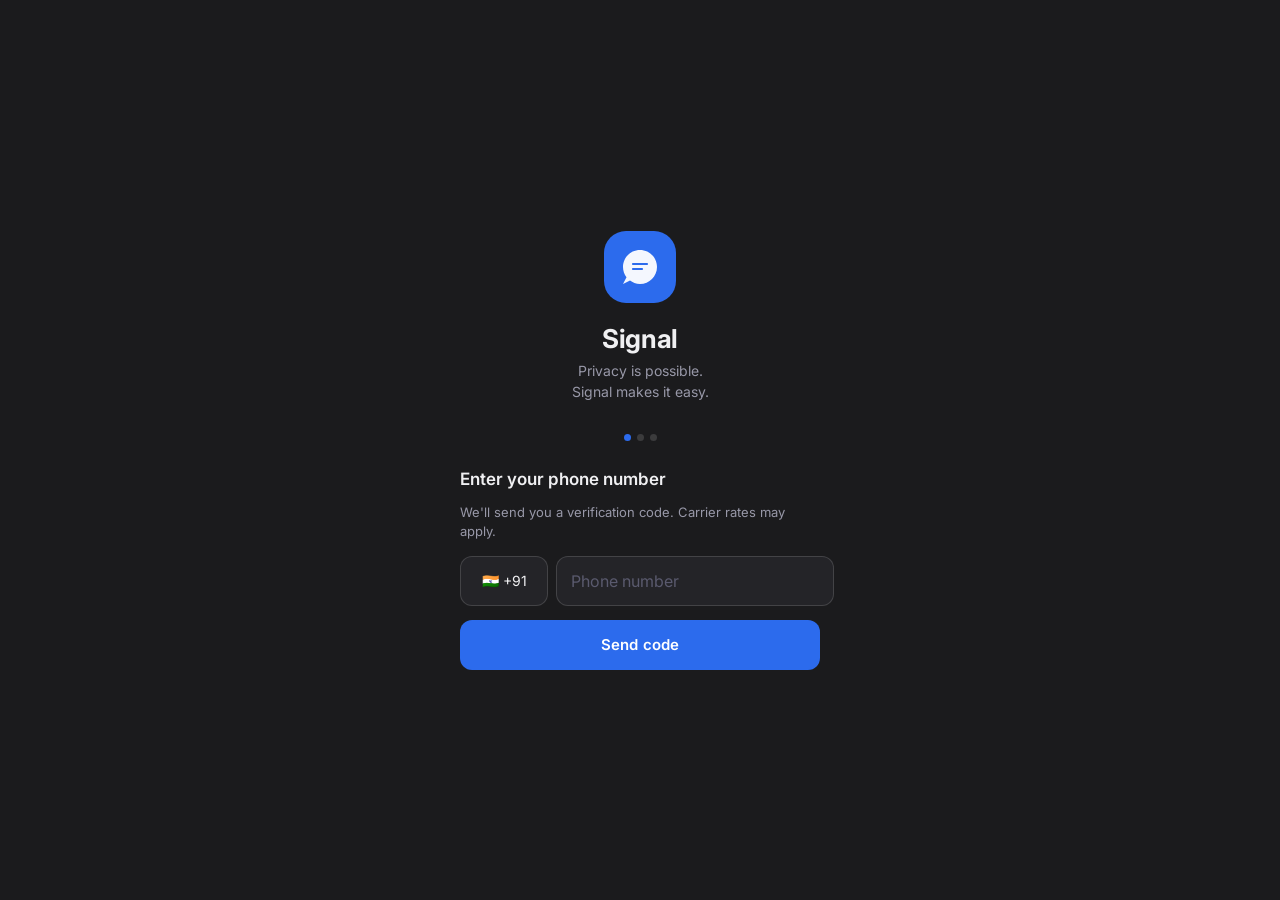
<file: signal full/index.html>
<!DOCTYPE html>
<html lang="en">
<head>
<meta charset="UTF-8"/>
<meta name="viewport" content="width=device-width, initial-scale=1.0, maximum-scale=1.0, user-scalable=no, viewport-fit=cover"/>
<meta name="apple-mobile-web-app-capable" content="yes"/>
<meta name="apple-mobile-web-app-status-bar-style" content="black-translucent"/>
<title>Signal</title>
<link rel="preconnect" href="https://fonts.googleapis.com">
<link href="https://fonts.googleapis.com/css2?family=Inter:wght@300;400;500;600;700&display=swap" rel="stylesheet">
<style>
:root {
  --bg: #1b1b1d;
  --bg2: #2a2a2e;
  --bg3: #3a3a3e;
  --bg4: #242428;
  --bg5: #1f1f22;
  --surface: rgba(255,255,255,0.05);
  --surface2: rgba(255,255,255,0.09);
  --border: rgba(255,255,255,0.08);
  --border2: rgba(255,255,255,0.14);
  --text: #f0f0f2;
  --text2: #9898a8;
  --text3: #5a5a6e;
  --signal: #2c6bed;
  --signal2: #1a55d4;
  --signal-dim: rgba(44,107,237,0.15);
  --green: #4caf7d;
  --green-dim: rgba(76,175,125,0.2);
  --red: #e5534b;
  --red-dim: rgba(229,83,75,0.18);
  --yellow: #e0a94b;
  --r: 12px;
  --r-sm: 8px;
  --r-lg: 18px;
  --sat: env(safe-area-inset-top,0px);
  --sab: env(safe-area-inset-bottom,0px);
}
*,*::before,*::after{box-sizing:border-box;margin:0;padding:0;}
html,body{height:100%;height:-webkit-fill-available;overflow:hidden;}
body{
  font-family:'Inter',-apple-system,BlinkMacSystemFont,sans-serif;
  background:var(--bg);color:var(--text);
  -webkit-font-smoothing:antialiased;
  -webkit-tap-highlight-color:transparent;
  touch-action:manipulation;
  overscroll-behavior:none;
  position:fixed;width:100%;top:0;left:0;
}

/* ══ SCREENS ══ */
.screen{position:absolute;inset:0;display:none;flex-direction:column;background:var(--bg);}
.screen.active{display:flex;}

/* ══════════════════════
   AUTH
══════════════════════ */
#auth-screen{
  align-items:center;justify-content:center;
  background:var(--bg);
  overflow-y:auto;-webkit-overflow-scrolling:touch;
  padding:20px;
}
.auth-wrap{
  width:100%;max-width:360px;
  display:flex;flex-direction:column;align-items:center;
  padding:max(var(--sat),20px) 0 max(var(--sab),20px);
}
.auth-logo{
  width:72px;height:72px;
  background:var(--signal);
  border-radius:22px;
  display:flex;align-items:center;justify-content:center;
  margin-bottom:20px;
}
.auth-logo svg{width:40px;height:40px;}
.auth-title{font-size:26px;font-weight:700;margin-bottom:6px;letter-spacing:-0.4px;}
.auth-sub{font-size:14px;color:var(--text2);margin-bottom:32px;text-align:center;line-height:1.5;}
.auth-step{width:100%;display:none;flex-direction:column;gap:14px;}
.auth-step.active{display:flex;}
.auth-step h2{font-size:17px;font-weight:600;}
.auth-step p{font-size:13px;color:var(--text2);line-height:1.5;}

.phone-row{display:flex;gap:8px;}
.cc-select{
  width:88px;flex-shrink:0;height:50px;
  background:var(--bg4);border:1px solid var(--border2);
  border-radius:var(--r);color:var(--text);
  font-family:inherit;font-size:14px;
  padding:0 8px;cursor:pointer;
  -webkit-appearance:none;appearance:none;
  text-align:center;
}
.auth-input{
  flex:1;height:50px;
  background:var(--bg4);border:1px solid var(--border2);
  border-radius:var(--r);color:var(--text);
  font-family:inherit;font-size:16px;
  padding:0 14px;outline:none;
  transition:border-color 0.15s;
  -webkit-appearance:none;
}
.auth-input:focus{border-color:var(--signal);}
.auth-input::placeholder{color:var(--text3);}
.auth-input.full{width:100%;}

.otp-row{display:flex;gap:8px;justify-content:center;}
.otp-box{
  width:46px;height:56px;
  background:var(--bg4);border:1.5px solid var(--border2);
  border-radius:var(--r);color:var(--text);
  font-family:inherit;font-size:20px;font-weight:600;
  text-align:center;outline:none;
  transition:border-color 0.15s;
  -webkit-appearance:none;
}
.otp-box:focus{border-color:var(--signal);}
.otp-hint{font-size:12px;color:var(--text2);text-align:center;}
.resend-btn{
  font-size:13px;color:var(--signal);
  background:none;border:none;cursor:pointer;
  font-family:inherit;text-align:center;
}
.resend-timer{font-size:13px;color:var(--text3);text-align:center;}

.auth-btn{
  width:100%;height:50px;border-radius:var(--r);
  background:var(--signal);border:none;
  color:#fff;font-family:inherit;font-size:15px;font-weight:600;
  cursor:pointer;transition:background 0.15s,transform 0.1s;
  letter-spacing:0.1px;
}
.auth-btn:active{background:var(--signal2);transform:scale(0.98);}
.auth-btn:disabled{background:var(--bg3);color:var(--text3);cursor:not-allowed;transform:none;}
.auth-btn.ghost{background:transparent;color:var(--text2);font-size:14px;}

.auth-av-wrap{
  width:80px;height:80px;border-radius:50%;
  background:var(--bg3);border:2px dashed var(--border2);
  display:flex;align-items:center;justify-content:center;
  cursor:pointer;margin:0 auto 8px;transition:border-color 0.2s;
  position:relative;overflow:hidden;
}
.auth-av-wrap:active{border-color:var(--signal);}
.auth-av-wrap img{width:100%;height:100%;object-fit:cover;border-radius:50%;display:none;}

.dots{display:flex;gap:6px;margin-bottom:28px;}
.dot{width:7px;height:7px;border-radius:50%;background:var(--border2);transition:background 0.2s;}
.dot.active{background:var(--signal);}
.dot.done{background:var(--signal);opacity:0.45;}

/* ══════════════════════
   APP LAYOUT
══════════════════════ */
#app-screen{flex-direction:row;}

.sidebar{
  width:320px;flex-shrink:0;
  display:flex;flex-direction:column;
  background:var(--bg5);
  border-right:1px solid var(--border);
}
.main-area{
  flex:1;display:flex;flex-direction:column;
  background:var(--bg);position:relative;overflow:hidden;
}
.empty-chat{
  flex:1;display:flex;flex-direction:column;
  align-items:center;justify-content:center;gap:10px;
  color:var(--text3);
}
.empty-icon{
  width:60px;height:60px;border-radius:50%;
  background:var(--surface);
  display:flex;align-items:center;justify-content:center;
  margin-bottom:6px;
}

/* ══ SIDEBAR TOP ══ */
.sb-top{
  display:flex;align-items:center;gap:8px;
  padding:max(calc(var(--sat)+10px),12px) 14px 10px;
  border-bottom:1px solid var(--border);
  flex-shrink:0;
}
.my-av{
  width:34px;height:34px;border-radius:50%;
  background:var(--signal);
  display:flex;align-items:center;justify-content:center;
  font-size:13px;font-weight:700;color:#fff;flex-shrink:0;
  cursor:pointer;
}
.sb-title{font-size:17px;font-weight:700;flex:1;letter-spacing:-0.3px;}
.ico-btn{
  width:34px;height:34px;border-radius:50%;
  background:transparent;border:none;color:var(--text2);
  display:flex;align-items:center;justify-content:center;
  cursor:pointer;transition:background 0.15s;flex-shrink:0;
}
.ico-btn:hover{background:var(--surface2);}
.ico-btn:active{background:var(--surface2);}

/* ══ TAB NAV (mobile) ══ */
.tab-nav{
  display:none;
  padding:0 6px;
  border-bottom:1px solid var(--border);
  flex-shrink:0;
}
.tab-item{
  flex:1;padding:11px 4px;
  text-align:center;font-size:13px;font-weight:500;
  color:var(--text3);cursor:pointer;position:relative;
  transition:color 0.15s;border:none;background:none;
  font-family:inherit;
}
.tab-item.active{color:var(--signal);}
.tab-item.active::after{
  content:'';position:absolute;bottom:0;left:20%;right:20%;
  height:2px;background:var(--signal);border-radius:2px;
}
.tab-badge{
  display:inline-flex;align-items:center;justify-content:center;
  min-width:16px;height:16px;border-radius:8px;
  background:var(--signal);color:#fff;
  font-size:10px;font-weight:700;padding:0 4px;
  margin-left:4px;vertical-align:middle;
}

/* ══ SEARCH ══ */
.sb-search{padding:8px 12px;flex-shrink:0;}
.search-box{
  display:flex;align-items:center;gap:8px;
  background:var(--bg3);border-radius:10px;
  padding:0 12px;height:36px;
}
.search-box input{
  flex:1;background:none;border:none;outline:none;
  color:var(--text);font-family:inherit;font-size:14px;
}
.search-box input::placeholder{color:var(--text3);}

/* ══ STORY STRIP ══ */
.story-strip{
  display:flex;gap:10px;padding:10px 12px;
  overflow-x:auto;flex-shrink:0;
  -webkit-overflow-scrolling:touch;scrollbar-width:none;
}
.story-strip::-webkit-scrollbar{display:none;}
.story-item{
  display:flex;flex-direction:column;align-items:center;
  gap:4px;cursor:pointer;flex-shrink:0;
}
.story-ring{
  width:50px;height:50px;border-radius:50%;
  padding:2px;
  background:linear-gradient(135deg,#3a8cff,#8b5cf6);
}
.story-ring.seen{background:var(--border2);}
.story-ring.add{background:var(--bg3);border:2px solid var(--border2);padding:0;}
.story-inner{
  width:100%;height:100%;border-radius:50%;
  background:var(--bg4);
  display:flex;align-items:center;justify-content:center;
  font-size:14px;font-weight:700;
  border:2px solid var(--bg5);
}
.story-name{font-size:11px;color:var(--text2);max-width:50px;text-align:center;white-space:nowrap;overflow:hidden;text-overflow:ellipsis;}

/* ══ CHAT LIST ══ */
.section-lbl{
  padding:10px 14px 5px;
  font-size:11px;font-weight:600;color:var(--text3);
  text-transform:uppercase;letter-spacing:0.8px;flex-shrink:0;
}
.chat-list{flex:1;overflow-y:auto;-webkit-overflow-scrolling:touch;scrollbar-width:none;}
.chat-list::-webkit-scrollbar{display:none;}
.chat-item{
  display:flex;align-items:center;gap:10px;
  padding:10px 14px;cursor:pointer;
  transition:background 0.1s;
}
.chat-item:hover{background:var(--surface);}
.chat-item.active{background:var(--signal-dim);}
.chat-item:active{background:var(--surface);}
.av{
  width:46px;height:46px;border-radius:50%;
  display:flex;align-items:center;justify-content:center;
  font-size:17px;font-weight:700;flex-shrink:0;
  position:relative;overflow:hidden;
}
.av img{width:100%;height:100%;object-fit:cover;border-radius:50%;}
.online-dot{
  position:absolute;bottom:1px;right:1px;
  width:11px;height:11px;border-radius:50%;
  background:var(--green);border:2px solid var(--bg5);
}
.chat-body{flex:1;min-width:0;}
.chat-name-row{display:flex;align-items:baseline;gap:5px;margin-bottom:2px;}
.chat-name{font-size:14px;font-weight:600;white-space:nowrap;overflow:hidden;text-overflow:ellipsis;flex:1;}
.chat-ts{font-size:11px;color:var(--text3);flex-shrink:0;}
.chat-prev{font-size:13px;color:var(--text2);white-space:nowrap;overflow:hidden;text-overflow:ellipsis;}
.unread-badge{
  width:19px;height:19px;border-radius:50%;
  background:var(--signal);color:#fff;
  font-size:11px;font-weight:700;
  display:flex;align-items:center;justify-content:center;flex-shrink:0;
}

/* ══ BOTTOM NAV ══ */
.bottom-nav{
  display:none;flex-shrink:0;
  background:var(--bg5);border-top:1px solid var(--border);
  padding-bottom:max(var(--sab),0px);
}
.bn-inner{display:flex;padding:4px 0 2px;}
.nav-item{
  flex:1;display:flex;flex-direction:column;align-items:center;
  gap:2px;cursor:pointer;padding:4px 6px;
  border:none;background:none;color:var(--text3);
  transition:color 0.15s;position:relative;
  font-family:inherit;
}
.nav-item.active{color:var(--signal);}
.nav-item svg{width:22px;height:22px;}
.nav-item span{font-size:10px;font-weight:500;}
.nav-badge{
  position:absolute;top:0;right:18%;
  min-width:15px;height:15px;border-radius:8px;
  background:var(--red);color:#fff;font-size:10px;font-weight:700;
  display:flex;align-items:center;justify-content:center;padding:0 3px;
}

/* ══════════════════════
   CHAT PANEL
══════════════════════ */
#chat-panel{flex:1;display:none;flex-direction:column;overflow:hidden;}
#chat-panel.open{display:flex;}

.chat-hdr{
  display:flex;align-items:center;gap:10px;
  padding:max(calc(var(--sat)+10px),12px) 12px 10px;
  border-bottom:1px solid var(--border);
  flex-shrink:0;background:var(--bg5);
}
.back-btn{
  width:34px;height:34px;border-radius:50%;
  background:none;border:none;color:var(--text2);
  display:none;align-items:center;justify-content:center;
  cursor:pointer;
}
.ch-av{
  width:38px;height:38px;border-radius:50%;
  display:flex;align-items:center;justify-content:center;
  font-size:15px;font-weight:700;flex-shrink:0;
  cursor:pointer;
}
.ch-info{flex:1;min-width:0;}
.ch-name{font-size:15px;font-weight:600;}
.ch-status{font-size:12px;color:var(--green);}
.ch-actions{display:flex;gap:0;}

/* ══ MESSAGES ══ */
.messages{
  flex:1;overflow-y:auto;
  padding:14px 10px;
  display:flex;flex-direction:column;gap:2px;
  -webkit-overflow-scrolling:touch;scrollbar-width:none;
}
.messages::-webkit-scrollbar{display:none;}
.msg-day{
  text-align:center;font-size:11px;color:var(--text3);
  padding:6px 0;flex-shrink:0;
}
.msg-wrap{
  display:flex;flex-direction:column;
  max-width:70%;margin-bottom:1px;
}
.msg-wrap.out{align-self:flex-end;align-items:flex-end;}
.msg-wrap.in{align-self:flex-start;align-items:flex-start;}
.msg-bubble{
  padding:8px 12px;border-radius:16px;
  font-size:14px;line-height:1.45;
  word-break:break-word;
}
.msg-wrap.out .msg-bubble{background:var(--signal);color:#fff;border-bottom-right-radius:3px;}
.msg-wrap.in .msg-bubble{background:var(--bg3);color:var(--text);border-bottom-left-radius:3px;}
.msg-ts{font-size:11px;color:var(--text3);padding:1px 3px;}
.msg-wrap.out .msg-ts{text-align:right;}
.read-ticks{color:#7ab4ff;margin-left:2px;}

.typing{
  display:flex;align-items:center;gap:3px;
  padding:9px 12px;
  background:var(--bg3);border-radius:16px;border-bottom-left-radius:3px;
  width:fit-content;
}
.td{
  width:6px;height:6px;border-radius:50%;
  background:var(--text3);
  animation:tdBounce 1.2s infinite;
}
.td:nth-child(2){animation-delay:0.18s;}
.td:nth-child(3){animation-delay:0.36s;}
@keyframes tdBounce{0%,60%,100%{transform:translateY(0);opacity:.4;}30%{transform:translateY(-5px);opacity:1;}}

/* ══ MSG INPUT ══ */
.msg-input-wrap{
  flex-shrink:0;
  padding:8px 10px;
  padding-bottom:max(calc(var(--sab)+8px),12px);
  background:var(--bg5);border-top:1px solid var(--border);
  display:flex;align-items:flex-end;gap:7px;
}
.msg-input-box{
  flex:1;display:flex;align-items:flex-end;
  background:var(--bg3);border-radius:20px;
  padding:8px 12px;gap:8px;min-height:40px;
}
.msg-input{
  flex:1;background:none;border:none;outline:none;
  color:var(--text);font-family:inherit;font-size:14px;
  resize:none;max-height:110px;line-height:1.4;
  overflow-y:auto;
}
.msg-input::placeholder{color:var(--text3);}
.att-btn,.emo-btn{
  background:none;border:none;color:var(--text3);
  cursor:pointer;display:flex;align-items:center;
  padding:0;flex-shrink:0;
}
.send-btn{
  width:40px;height:40px;border-radius:50%;
  background:var(--signal);border:none;color:#fff;
  display:flex;align-items:center;justify-content:center;
  cursor:pointer;flex-shrink:0;
  transition:background 0.15s,transform 0.1s;
}
.send-btn:active{background:var(--signal2);transform:scale(0.92);}

/* ══════════════════════
   CALLS PANEL
══════════════════════ */
#calls-panel{flex:1;display:none;flex-direction:column;overflow:hidden;}
#calls-panel.open{display:flex;}
.panel-hdr{
  display:flex;align-items:center;
  padding:max(calc(var(--sat)+12px),14px) 16px 12px;
  border-bottom:1px solid var(--border);
  flex-shrink:0;background:var(--bg5);
  gap:10px;
}
.panel-title{font-size:18px;font-weight:700;flex:1;}
.calls-scroll{flex:1;overflow-y:auto;-webkit-overflow-scrolling:touch;scrollbar-width:none;}
.calls-scroll::-webkit-scrollbar{display:none;}
.call-item{
  display:flex;align-items:center;gap:10px;
  padding:11px 14px;cursor:pointer;transition:background 0.1s;
}
.call-item:hover{background:var(--surface);}
.call-item:active{background:var(--surface);}
.call-dir{
  width:32px;height:32px;border-radius:50%;
  display:flex;align-items:center;justify-content:center;
  flex-shrink:0;
}
.call-dir.in{background:var(--green-dim);}
.call-dir.out{background:var(--signal-dim);}
.call-dir.mis{background:var(--red-dim);}
.call-info{flex:1;min-width:0;}
.call-name{font-size:14px;font-weight:600;}
.call-detail{font-size:12px;color:var(--text2);margin-top:1px;}
.call-ts{font-size:11px;color:var(--text3);}

/* ══════════════════════
   STORIES PANEL
══════════════════════ */
#stories-panel{flex:1;display:none;flex-direction:column;overflow:hidden;}
#stories-panel.open{display:flex;}
.stories-grid{
  display:grid;grid-template-columns:repeat(auto-fill,minmax(140px,1fr));
  gap:10px;padding:14px;
  overflow-y:auto;-webkit-overflow-scrolling:touch;
  flex:1;
}
.story-card{
  aspect-ratio:9/16;border-radius:16px;
  background:var(--bg3);position:relative;
  cursor:pointer;overflow:hidden;
  transition:transform 0.15s;
}
.story-card:active{transform:scale(0.97);}
.story-card-bg{
  position:absolute;inset:0;
  display:flex;align-items:center;justify-content:center;
  font-size:44px;
}
.story-card-ov{
  position:absolute;bottom:0;left:0;right:0;
  background:linear-gradient(transparent,rgba(0,0,0,0.75));
  padding:18px 8px 8px;
}
.sc-name{font-size:13px;font-weight:600;}
.sc-time{font-size:11px;color:rgba(255,255,255,0.6);}
.story-add-card{
  aspect-ratio:9/16;border-radius:16px;
  background:var(--bg3);border:2px dashed var(--border2);
  display:flex;flex-direction:column;align-items:center;justify-content:center;
  gap:8px;cursor:pointer;
}

/* ══════════════════════
   SETTINGS PANEL
══════════════════════ */
#settings-panel{flex:1;display:none;flex-direction:column;overflow:hidden;}
#settings-panel.open{display:flex;}
.settings-scroll{flex:1;overflow-y:auto;-webkit-overflow-scrolling:touch;scrollbar-width:none;}
.settings-scroll::-webkit-scrollbar{display:none;}
.settings-profile{
  display:flex;flex-direction:column;align-items:center;
  padding:24px 20px 18px;border-bottom:1px solid var(--border);
}
.settings-av{
  width:76px;height:76px;border-radius:50%;
  display:flex;align-items:center;justify-content:center;
  font-size:28px;font-weight:700;margin-bottom:10px;
  position:relative;
}
.settings-av-edit{
  position:absolute;bottom:0;right:0;
  width:24px;height:24px;border-radius:50%;
  background:var(--signal);border:2px solid var(--bg);
  display:flex;align-items:center;justify-content:center;cursor:pointer;
}
.settings-name{font-size:18px;font-weight:700;}
.settings-phone{font-size:13px;color:var(--text2);margin-top:2px;}
.settings-sec{border-bottom:1px solid var(--border);}
.settings-sec-title{
  font-size:11px;font-weight:600;color:var(--text3);
  text-transform:uppercase;letter-spacing:0.7px;
  padding:14px 16px 7px;
}
.settings-row{
  display:flex;align-items:center;gap:11px;
  padding:13px 16px;cursor:pointer;transition:background 0.1s;
}
.settings-row:hover{background:var(--surface);}
.settings-row:active{background:var(--surface);}
.sr-icon{
  width:34px;height:34px;border-radius:9px;
  display:flex;align-items:center;justify-content:center;
  flex-shrink:0;font-size:17px;
}
.sr-body{flex:1;}
.sr-label{font-size:14px;font-weight:500;}
.sr-sub{font-size:12px;color:var(--text2);margin-top:1px;}
.sr-toggle{
  width:42px;height:24px;border-radius:12px;
  background:var(--bg4);position:relative;
  border:none;transition:background 0.2s;flex-shrink:0;cursor:pointer;
}
.sr-toggle.on{background:var(--green);}
.sr-toggle::after{
  content:'';position:absolute;
  width:18px;height:18px;border-radius:50%;background:#fff;
  top:3px;left:3px;transition:transform 0.2s;
}
.sr-toggle.on::after{transform:translateX(18px);}

/* ══════════════════════
   STORY VIEWER
══════════════════════ */
#story-viewer{
  display:none;position:fixed;inset:0;
  background:#000;z-index:500;
  flex-direction:column;
}
#story-viewer.open{display:flex;}
.sv-progress{display:flex;gap:3px;padding:max(calc(var(--sat)+6px),10px) 10px 6px;}
.sv-seg{flex:1;height:2px;background:rgba(255,255,255,0.3);border-radius:2px;overflow:hidden;}
.sv-seg-fill{height:100%;background:#fff;border-radius:2px;transform-origin:left;transform:scaleX(0);}
.sv-top{display:flex;align-items:center;gap:8px;padding:6px 12px;}
.sv-body{flex:1;display:flex;align-items:center;justify-content:center;font-size:64px;}
.sv-bottom{padding:10px 12px;padding-bottom:max(calc(var(--sab)+10px),14px);}
.sv-reply{
  display:flex;align-items:center;gap:8px;
  background:rgba(255,255,255,0.1);border-radius:22px;
  padding:10px 14px;
}
.sv-reply-input{
  flex:1;background:none;border:none;outline:none;
  color:#fff;font-family:inherit;font-size:14px;
}

/* ══════════════════════
   CALL SCREEN (Signal-style)
══════════════════════ */
#call-screen{
  display:none;position:fixed;inset:0;z-index:300;
  flex-direction:column;
  background:#1a1a1e;
  font-family:inherit;
}
#call-screen.open{display:flex;}

/* Video background */
.call-bg{
  position:absolute;inset:0;z-index:0;
  background:radial-gradient(ellipse at 50% 40%,#2a2a34 0%,#141417 100%);
  overflow:hidden;
}
.call-bg video{
  position:absolute;inset:0;width:100%;height:100%;
  object-fit:cover;opacity:0;transition:opacity 0.5s;
}
.call-bg video.live{opacity:1;}

/* Blur avatar (when cam off) */
.call-av-center{
  position:absolute;inset:0;z-index:1;
  display:flex;flex-direction:column;align-items:center;justify-content:center;
  gap:12px;
}
.call-av-big{
  width:90px;height:90px;border-radius:50%;
  display:flex;align-items:center;justify-content:center;
  font-size:34px;font-weight:700;
  border:3px solid rgba(255,255,255,0.15);
}

/* Top bar */
.call-top{
  position:relative;z-index:10;
  display:flex;align-items:center;justify-content:space-between;
  padding:max(calc(var(--sat)+12px),16px) 14px 10px;
}
.call-back-btn{
  width:36px;height:36px;border-radius:50%;
  background:rgba(255,255,255,0.1);border:none;
  color:#fff;display:flex;align-items:center;justify-content:center;
  cursor:pointer;
}

/* Status */
.call-status-row{
  position:relative;z-index:10;
  text-align:center;padding:0 20px 6px;
}
.call-name-big{font-size:22px;font-weight:700;color:#fff;}
.call-status-txt{font-size:14px;color:rgba(255,255,255,0.6);margin-top:4px;}

/* Small pip (remote/self preview) */
.call-self-pip{
  position:absolute;top:80px;right:12px;z-index:20;
  width:90px;height:130px;border-radius:12px;
  background:#2a2a2e;overflow:hidden;
  border:2px solid rgba(255,255,255,0.15);
  cursor:pointer;
}
.call-self-pip video{width:100%;height:100%;object-fit:cover;display:none;}
.call-self-pip video.live{display:block;}
.call-self-pip-placeholder{
  width:100%;height:100%;
  display:flex;align-items:center;justify-content:center;
  font-size:22px;font-weight:700;
}

/* Controls */
.call-controls-wrap{
  position:absolute;bottom:0;left:0;right:0;z-index:10;
  padding:0 0 max(calc(var(--sab)+20px),30px);
}
.call-controls{
  display:flex;align-items:center;justify-content:center;
  gap:14px;padding:16px 20px;
}
.cc-btn{
  display:flex;flex-direction:column;align-items:center;gap:6px;
  cursor:pointer;
}
.cc-btn-circle{
  width:54px;height:54px;border-radius:50%;
  background:rgba(255,255,255,0.12);border:none;
  color:#fff;display:flex;align-items:center;justify-content:center;
  transition:background 0.15s;
}
.cc-btn-circle.active{background:rgba(255,255,255,0.25);}
.cc-btn-circle.muted{background:rgba(255,255,255,0.22);}
.cc-btn-circle.end{background:#e5534b;width:62px;height:62px;}
.cc-btn-label{font-size:11px;color:rgba(255,255,255,0.65);}
.cc-btn-circle:active{transform:scale(0.93);}

/* ══ INCOMING CALL ══ */
#incoming-call{
  display:none;position:fixed;inset:0;z-index:400;
  background:radial-gradient(ellipse at center,#1c2438 0%,#0e0e12 100%);
  flex-direction:column;align-items:center;justify-content:space-between;
  padding:max(calc(var(--sat)+48px),60px) 30px max(calc(var(--sab)+50px),65px);
}
#incoming-call.open{display:flex;}
.ic-label{font-size:13px;color:rgba(255,255,255,0.5);letter-spacing:0.5px;text-transform:uppercase;}
.ic-av{
  width:96px;height:96px;border-radius:50%;
  display:flex;align-items:center;justify-content:center;
  font-size:36px;font-weight:700;
  animation:icPulse 2s infinite;
}
@keyframes icPulse{
  0%{box-shadow:0 0 0 0 rgba(44,107,237,0.5),0 0 0 0 rgba(44,107,237,0.3);}
  100%{box-shadow:0 0 0 22px rgba(44,107,237,0),0 0 0 44px rgba(44,107,237,0);}
}
.ic-name{font-size:26px;font-weight:700;text-align:center;}
.ic-type{font-size:15px;color:rgba(255,255,255,0.55);text-align:center;}
.ic-actions{display:flex;gap:48px;}
.ic-action{display:flex;flex-direction:column;align-items:center;gap:8px;}
.ic-btn{
  width:66px;height:66px;border-radius:50%;border:none;
  display:flex;align-items:center;justify-content:center;
  cursor:pointer;
}
.ic-btn.decline{background:var(--red);}
.ic-btn.accept{background:var(--green);}
.ic-btn-lbl{font-size:13px;color:rgba(255,255,255,0.55);}

/* ══ MINI PIP (minimized call) ══ */
#mini-pip{
  display:none;position:fixed;
  bottom:max(calc(var(--sab)+70px),80px);right:12px;
  width:100px;height:140px;background:#2a2a2e;
  border-radius:14px;border:1.5px solid rgba(255,255,255,0.15);
  box-shadow:0 10px 32px rgba(0,0,0,0.7);z-index:1000;
  overflow:hidden;cursor:pointer;
}
#mini-pip.show{display:block;}
.pip-video{width:100%;height:100%;object-fit:cover;position:absolute;inset:0;display:none;}
.pip-video.live{display:block;}
.pip-placeholder{
  width:100%;height:100%;
  display:flex;flex-direction:column;align-items:center;justify-content:center;
  gap:4px;
}
.pip-name{font-size:10px;font-weight:600;color:rgba(255,255,255,0.8);z-index:2;}
.pip-end{
  position:absolute;bottom:6px;left:50%;transform:translateX(-50%);
  width:24px;height:24px;border-radius:50%;
  background:rgba(229,83,75,0.85);border:none;
  color:#fff;display:flex;align-items:center;justify-content:center;
  cursor:pointer;z-index:3;
}
.pip-expand{
  position:absolute;top:5px;right:5px;
  width:20px;height:20px;border-radius:5px;
  background:rgba(0,0,0,0.5);border:none;
  color:#fff;display:flex;align-items:center;justify-content:center;
  cursor:pointer;z-index:3;
}

/* ══ OVERLAY / MODAL ══ */
.overlay{
  display:none;position:fixed;inset:0;
  background:rgba(0,0,0,0.72);z-index:100;
  align-items:center;justify-content:center;
  padding:20px;
  backdrop-filter:blur(6px);
}
.overlay.open{display:flex;}
.modal{
  background:var(--bg4);border-radius:18px;
  width:100%;max-width:380px;max-height:80vh;
  border:1px solid var(--border2);
  overflow:hidden;display:flex;flex-direction:column;
}
.modal-head{
  display:flex;align-items:center;justify-content:space-between;
  padding:16px 18px 12px;border-bottom:1px solid var(--border);
}
.modal-title{font-size:17px;font-weight:700;}
.modal-close{background:none;border:none;color:var(--text3);cursor:pointer;font-size:20px;padding:4px;font-family:inherit;}
.modal-body{padding:14px 18px 18px;overflow-y:auto;flex:1;}
.contact-item{
  display:flex;align-items:center;gap:10px;
  padding:9px 0;cursor:pointer;border-bottom:1px solid var(--border);
}
.contact-item:last-child{border-bottom:none;}
.contact-av{
  width:40px;height:40px;border-radius:50%;
  display:flex;align-items:center;justify-content:center;
  font-size:15px;font-weight:700;flex-shrink:0;
}
.contact-info .cn{font-size:14px;font-weight:500;}
.contact-info .cs{font-size:12px;color:var(--text3);}

/* ══ TOAST ══ */
#app-toast{
  position:fixed;top:max(calc(var(--sat)+16px),20px);
  left:50%;transform:translateX(-50%);
  background:var(--bg3);border:1px solid var(--border2);
  color:var(--text);font-size:13px;padding:9px 18px;
  border-radius:22px;pointer-events:none;
  opacity:0;transition:opacity 0.2s;z-index:9999;
  white-space:nowrap;box-shadow:0 6px 20px rgba(0,0,0,0.5);
}
#app-toast.show{opacity:1;}

/* ══ RESPONSIVE ══ */
@media(max-width:767px){
  .sidebar{width:100%;}
  .main-area{display:none;}
  .main-area.mobile-show{display:flex;position:fixed;inset:0;z-index:20;}
  .back-btn{display:flex!important;}
  .bottom-nav{display:block;}
  .tab-nav{display:flex;}
  .sidebar-desktop-only{display:none;}
}
@media(min-width:768px){
  #chat-panel{display:flex;}
  #calls-panel{display:flex;}
  #stories-panel{display:flex;}
  #settings-panel{display:flex;}
}

@keyframes fadeIn{from{opacity:0;}to{opacity:1;}}
@keyframes slideInUp{from{transform:translateY(16px);opacity:0;}to{transform:translateY(0);opacity:1;}}
@keyframes floatEmoji{
  0%{opacity:1;transform:translateY(0) scale(1);}
  100%{opacity:0;transform:translateY(-110px) scale(0.5);}
}
</style>
</head>
<body>

<!-- ══════════════ AUTH ══════════════ -->
<div id="auth-screen" class="screen active">
  <div class="auth-wrap">
    <div class="auth-logo">
      <svg viewBox="0 0 40 40" fill="none">
        <path d="M20 3C10.6 3 3 10.6 3 20c0 3.9 1.3 7.5 3.5 10.3L3 37l7-3.5C12.5 35.4 16.1 37 20 37c9.4 0 17-7.6 17-17S29.4 3 20 3z" fill="white" opacity="0.95"/>
        <path d="M13 17h14M13 22h9" stroke="#2c6bed" stroke-width="2.2" stroke-linecap="round"/>
      </svg>
    </div>
    <div class="auth-title">Signal</div>
    <div class="auth-sub">Privacy is possible.<br>Signal makes it easy.</div>

    <div class="dots">
      <div class="dot active" id="dot-0"></div>
      <div class="dot" id="dot-1"></div>
      <div class="dot" id="dot-2"></div>
    </div>

    <!-- Step 1: Phone -->
    <div class="auth-step active" id="step-phone">
      <h2>Enter your phone number</h2>
      <p>We'll send you a verification code. Carrier rates may apply.</p>
      <div class="phone-row">
        <select class="cc-select" id="cc-sel">
          <option value="+91">🇮🇳 +91</option>
          <option value="+1">🇺🇸 +1</option>
          <option value="+44">🇬🇧 +44</option>
          <option value="+61">🇦🇺 +61</option>
          <option value="+49">🇩🇪 +49</option>
          <option value="+33">🇫🇷 +33</option>
          <option value="+81">🇯🇵 +81</option>
          <option value="+86">🇨🇳 +86</option>
          <option value="+55">🇧🇷 +55</option>
          <option value="+7">🇷🇺 +7</option>
          <option value="+82">🇰🇷 +82</option>
          <option value="+52">🇲🇽 +52</option>
        </select>
        <input class="auth-input" type="tel" id="phone-inp" placeholder="Phone number" maxlength="15" inputmode="numeric"/>
      </div>
      <button class="auth-btn" id="send-code-btn" onclick="sendCode()">Send code</button>
    </div>

    <!-- Step 2: OTP -->
    <div class="auth-step" id="step-otp">
      <h2>Enter the code</h2>
      <p id="otp-sub-txt" style="color:var(--text2)">Sent to +91 ••••••••</p>
      <div class="otp-row">
        <input class="otp-box" id="o0" maxlength="1" inputmode="numeric" oninput="otpInput(0)" onkeydown="otpKey(event,0)"/>
        <input class="otp-box" id="o1" maxlength="1" inputmode="numeric" oninput="otpInput(1)" onkeydown="otpKey(event,1)"/>
        <input class="otp-box" id="o2" maxlength="1" inputmode="numeric" oninput="otpInput(2)" onkeydown="otpKey(event,2)"/>
        <input class="otp-box" id="o3" maxlength="1" inputmode="numeric" oninput="otpInput(3)" onkeydown="otpKey(event,3)"/>
        <input class="otp-box" id="o4" maxlength="1" inputmode="numeric" oninput="otpInput(4)" onkeydown="otpKey(event,4)"/>
        <input class="otp-box" id="o5" maxlength="1" inputmode="numeric" oninput="otpInput(5)" onkeydown="otpKey(event,5)"/>
      </div>
      <div class="otp-hint" id="otp-hint">Didn't get a code?</div>
      <button class="resend-btn" id="resend-btn" onclick="resendCode()" style="display:none">Resend code</button>
      <div class="resend-timer" id="resend-timer"></div>
      <button class="auth-btn" id="verify-btn" onclick="verifyOtp()">Verify</button>
      <button class="auth-btn ghost" onclick="authBack(0)">← Change number</button>
    </div>

    <!-- Step 3: Profile -->
    <div class="auth-step" id="step-profile">
      <h2>Set up your profile</h2>
      <p>Your name is how you appear on Signal. You can add a profile photo.</p>
      <div class="auth-av-wrap" id="av-pick" onclick="pickAvatar()">
        <svg width="28" height="28" viewBox="0 0 24 24" fill="none" stroke="var(--text3)" stroke-width="1.5" stroke-linecap="round"><circle cx="12" cy="8" r="4"/><path d="M20 21a8 8 0 10-16 0"/></svg>
        <img id="av-img" alt=""/>
      </div>
      <div style="display:flex;gap:8px;">
        <input class="auth-input" id="fn-inp" type="text" placeholder="First name"/>
        <input class="auth-input" id="ln-inp" type="text" placeholder="Last name (optional)"/>
      </div>
      <button class="auth-btn" onclick="completeAuth()">Get started</button>
    </div>
  </div>
</div>

<!-- ══════════════ APP ══════════════ -->
<div id="app-screen" class="screen">

  <!-- SIDEBAR -->
  <div class="sidebar" id="sidebar">
    <div class="sb-top">
      <div class="my-av" id="my-av" onclick="openTab('settings')">?</div>
      <div class="sb-title">Signal</div>
      <button class="ico-btn" onclick="openNewChatModal()" title="New chat">
        <svg width="18" height="18" viewBox="0 0 24 24" fill="none" stroke="currentColor" stroke-width="2" stroke-linecap="round"><path d="M12 20h9"/><path d="M16.5 3.5a2.121 2.121 0 013 3L7 19l-4 1 1-4L16.5 3.5z"/></svg>
      </button>
      <button class="ico-btn" id="top-call-btn" onclick="demoIncomingCall()" title="Call">
        <svg width="18" height="18" viewBox="0 0 24 24" fill="none" stroke="currentColor" stroke-width="2" stroke-linecap="round"><path d="M22 16.92v3a2 2 0 01-2.18 2 19.79 19.79 0 01-8.63-3.07A19.5 19.5 0 013.07 9.81 19.79 19.79 0 01.9 1.18 2 2 0 012.9 0h3a2 2 0 012 1.72c.127.96.361 1.903.7 2.81a2 2 0 01-.45 2.11L7.09 7.69a16 16 0 006.22 6.22l1.06-1.06a2 2 0 012.11-.45c.907.339 1.85.573 2.81.7A2 2 0 0122 16.92z"/></svg>
      </button>
    </div>

    <!-- Mobile tab nav -->
    <div class="tab-nav" id="mob-tab-nav">
      <button class="tab-item active" id="tabl-chats" onclick="openTab('chats')">Chats <span class="tab-badge" id="total-badge">3</span></button>
      <button class="tab-item" id="tabl-calls" onclick="openTab('calls')">Calls</button>
      <button class="tab-item" id="tabl-stories" onclick="openTab('stories')">Stories</button>
    </div>

    <!-- Search -->
    <div class="sb-search">
      <div class="search-box">
        <svg width="14" height="14" viewBox="0 0 24 24" fill="none" stroke="currentColor" stroke-width="2" stroke-linecap="round" style="color:var(--text3);flex-shrink:0"><circle cx="11" cy="11" r="8"/><line x1="21" y1="21" x2="16.65" y2="16.65"/></svg>
        <input type="search" placeholder="Search" id="search-inp" oninput="filterChats(this.value)"/>
      </div>
    </div>

    <!-- Scrollable sidebar content -->
    <div id="sb-content" style="flex:1;overflow-y:auto;overflow-x:hidden;-webkit-overflow-scrolling:touch;scrollbar-width:none;display:flex;flex-direction:column;">

      <!-- Chats -->
      <div id="chats-wrap">
        <div class="story-strip" id="story-strip"></div>
        <div class="section-lbl">Messages</div>
        <div class="chat-list" id="chat-list"></div>
      </div>

      <!-- Calls (mobile) -->
      <div id="calls-wrap" style="display:none;flex:1;flex-direction:column;">
        <div class="section-lbl" style="padding-top:14px">Recent Calls</div>
        <div id="calls-mob-inner"></div>
      </div>

      <!-- Stories (mobile) -->
      <div id="stories-wrap" style="display:none;">
        <div id="stories-mob-grid" style="display:grid;grid-template-columns:repeat(auto-fill,minmax(140px,1fr));gap:10px;padding:14px;"></div>
      </div>

      <!-- Settings (mobile) -->
      <div id="settings-wrap" style="display:none;"></div>

    </div>

    <!-- Bottom nav (mobile) -->
    <div class="bottom-nav" id="bottom-nav">
      <div class="bn-inner">
        <button class="nav-item active" id="nav-chats" onclick="openTab('chats')">
          <svg viewBox="0 0 24 24" fill="none" stroke="currentColor" stroke-width="2" stroke-linecap="round"><path d="M21 15a2 2 0 01-2 2H7l-4 4V5a2 2 0 012-2h14a2 2 0 012 2z"/></svg>
          <span>Chats</span><div class="nav-badge" id="nb-chats">3</div>
        </button>
        <button class="nav-item" id="nav-calls" onclick="openTab('calls')">
          <svg viewBox="0 0 24 24" fill="none" stroke="currentColor" stroke-width="2" stroke-linecap="round"><path d="M22 16.92v3a2 2 0 01-2.18 2 19.79 19.79 0 01-8.63-3.07A19.5 19.5 0 013.07 9.81 19.79 19.79 0 01.9 1.18 2 2 0 012.9 0h3a2 2 0 012 1.72c.127.96.361 1.903.7 2.81a2 2 0 01-.45 2.11L7.09 7.69a16 16 0 006.22 6.22l1.06-1.06a2 2 0 012.11-.45c.907.339 1.85.573 2.81.7A2 2 0 0122 16.92z"/></svg>
          <span>Calls</span>
        </button>
        <button class="nav-item" id="nav-stories" onclick="openTab('stories')">
          <svg viewBox="0 0 24 24" fill="none" stroke="currentColor" stroke-width="2" stroke-linecap="round"><circle cx="12" cy="12" r="10"/><circle cx="12" cy="12" r="3"/></svg>
          <span>Stories</span>
        </button>
        <button class="nav-item" id="nav-settings" onclick="openTab('settings')">
          <svg viewBox="0 0 24 24" fill="none" stroke="currentColor" stroke-width="2" stroke-linecap="round"><circle cx="12" cy="12" r="3"/><path d="M19.4 15a1.65 1.65 0 00.33 1.82l.06.06a2 2 0 010 2.83 2 2 0 01-2.83 0l-.06-.06a1.65 1.65 0 00-1.82-.33 1.65 1.65 0 00-1 1.51V21a2 2 0 01-4 0v-.09A1.65 1.65 0 009 19.4a1.65 1.65 0 00-1.82.33l-.06.06a2 2 0 01-2.83 0 2 2 0 010-2.83l.06-.06A1.65 1.65 0 004.68 15a1.65 1.65 0 00-1.51-1H3a2 2 0 010-4h.09A1.65 1.65 0 004.6 9a1.65 1.65 0 00-.33-1.82l-.06-.06a2 2 0 010-2.83 2 2 0 012.83 0l.06.06A1.65 1.65 0 009 4.68a1.65 1.65 0 001-1.51V3a2 2 0 014 0v.09a1.65 1.65 0 001 1.51 1.65 1.65 0 001.82-.33l.06-.06a2 2 0 012.83 0 2 2 0 010 2.83l-.06.06A1.65 1.65 0 0019.4 9a1.65 1.65 0 001.51 1H21a2 2 0 010 4h-.09a1.65 1.65 0 00-1.51 1z"/></svg>
          <span>Settings</span>
        </button>
      </div>
    </div>
  </div>

  <!-- MAIN AREA -->
  <div class="main-area" id="main-area">

    <!-- Chat panel -->
    <div id="chat-panel">
      <div class="empty-chat">
        <div class="empty-icon">
          <svg width="26" height="26" viewBox="0 0 24 24" fill="none" stroke="currentColor" stroke-width="1.5" stroke-linecap="round"><path d="M21 15a2 2 0 01-2 2H7l-4 4V5a2 2 0 012-2h14a2 2 0 012 2z"/></svg>
        </div>
        <div style="font-size:15px;font-weight:600;color:var(--text2)">Select a conversation</div>
        <div style="font-size:13px;color:var(--text3);text-align:center;max-width:200px">Choose from your existing chats or start a new one</div>
      </div>
    </div>

    <!-- Stories (desktop) -->
    <div id="stories-panel"></div>

    <!-- Calls (desktop) -->
    <div id="calls-panel"></div>

    <!-- Settings (desktop) -->
    <div id="settings-panel"></div>

  </div>
</div>

<!-- ══════════════ CALL SCREEN ══════════════ -->
<div id="call-screen">
  <div class="call-bg">
    <video id="remote-video" autoplay playsinline webkit-playsinline></video>
  </div>
  <div class="call-av-center" id="call-av-center">
    <div class="call-av-big" id="call-av-big"></div>
    <div id="call-status-center" style="font-size:13px;color:rgba(255,255,255,0.5)">Calling…</div>
  </div>
  <div class="call-top">
    <button class="call-back-btn" onclick="minimizeCall()">
      <svg width="16" height="16" viewBox="0 0 24 24" fill="none" stroke="currentColor" stroke-width="2.5" stroke-linecap="round"><polyline points="15 18 9 12 15 6"/></svg>
    </button>
    <div style="flex:1"></div>
    <div id="call-encrypt-badge" style="font-size:11px;color:rgba(255,255,255,0.4);display:flex;align-items:center;gap:4px;">
      <svg width="10" height="10" viewBox="0 0 24 24" fill="none" stroke="currentColor" stroke-width="2.5" stroke-linecap="round"><rect x="3" y="11" width="18" height="11" rx="2"/><path d="M7 11V7a5 5 0 0110 0v4"/></svg>
      End-to-end encrypted
    </div>
  </div>
  <div class="call-status-row">
    <div class="call-name-big" id="call-name-big">Alex Johnson</div>
    <div class="call-status-txt" id="call-timer-txt">Calling…</div>
  </div>

  <!-- Self PIP -->
  <div class="call-self-pip" id="self-pip">
    <video id="local-video" autoplay muted playsinline webkit-playsinline></video>
    <div class="call-self-pip-placeholder" id="self-pip-ph" style="color:rgba(255,255,255,0.5);font-size:14px;font-weight:600;"></div>
  </div>

  <!-- Controls -->
  <div class="call-controls-wrap">
    <div class="call-controls">
      <div class="cc-btn" onclick="toggleMic()">
        <button class="cc-btn-circle" id="mic-btn">
          <svg width="20" height="20" viewBox="0 0 24 24" fill="none" stroke="currentColor" stroke-width="2" stroke-linecap="round" id="mic-icon"><rect x="9" y="2" width="6" height="12" rx="3"/><path d="M5 10a7 7 0 0014 0"/><line x1="12" y1="19" x2="12" y2="23"/></svg>
        </button>
        <span class="cc-btn-label" id="mic-label">Mute</span>
      </div>
      <div class="cc-btn" onclick="endCall()">
        <button class="cc-btn-circle end">
          <svg width="22" height="22" viewBox="0 0 24 24" fill="none" stroke="white" stroke-width="2.5" stroke-linecap="round"><path d="M18 6L6 18M6 6l12 12"/></svg>
        </button>
        <span class="cc-btn-label">End</span>
      </div>
      <div class="cc-btn" onclick="toggleSpeaker()">
        <button class="cc-btn-circle" id="spk-btn">
          <svg width="20" height="20" viewBox="0 0 24 24" fill="none" stroke="currentColor" stroke-width="2" stroke-linecap="round"><polygon points="11 5 6 9 2 9 2 15 6 15 11 19 11 5"/><path d="M15.54 8.46a5 5 0 010 7.07" id="spk-w1"/><path d="M19.07 4.93a10 10 0 010 14.14" id="spk-w2"/></svg>
        </button>
        <span class="cc-btn-label">Speaker</span>
      </div>
      <div class="cc-btn" onclick="toggleCam()">
        <button class="cc-btn-circle" id="cam-btn">
          <svg width="20" height="20" viewBox="0 0 24 24" fill="none" stroke="currentColor" stroke-width="2" stroke-linecap="round"><path d="M15 10l4.553-2.07A1 1 0 0121 8.862V15a1 1 0 01-1.447.894L15 14M3 8a2 2 0 012-2h8a2 2 0 012 2v8a2 2 0 01-2 2H5a2 2 0 01-2-2V8z"/></svg>
        </button>
        <span class="cc-btn-label" id="cam-label">Video</span>
      </div>
    </div>
  </div>
</div>

<!-- ══════════════ INCOMING CALL ══════════════ -->
<div id="incoming-call">
  <div style="text-align:center;display:flex;flex-direction:column;align-items:center;gap:14px">
    <div class="ic-label">Incoming Signal call</div>
    <div class="ic-av" id="ic-av"></div>
    <div class="ic-name" id="ic-name">Alex Johnson</div>
    <div class="ic-type" id="ic-type">Signal voice call</div>
  </div>
  <div class="ic-actions">
    <div class="ic-action">
      <button class="ic-btn decline" onclick="declineCall()">
        <svg width="26" height="26" viewBox="0 0 24 24" fill="none" stroke="white" stroke-width="2.5" stroke-linecap="round"><path d="M18 6L6 18M6 6l12 12"/></svg>
      </button>
      <span class="ic-btn-lbl">Decline</span>
    </div>
    <div class="ic-action">
      <button class="ic-btn accept" onclick="acceptCall()">
        <svg width="26" height="26" viewBox="0 0 24 24" fill="none" stroke="white" stroke-width="2.5" stroke-linecap="round"><path d="M22 16.92v3a2 2 0 01-2.18 2 19.79 19.79 0 01-8.63-3.07A19.5 19.5 0 013.07 9.81 19.79 19.79 0 01.9 1.18 2 2 0 012.9 0h3a2 2 0 012 1.72c.127.96.361 1.903.7 2.81a2 2 0 01-.45 2.11L7.09 7.69a16 16 0 006.22 6.22l1.06-1.06a2 2 0 012.11-.45c.907.339 1.85.573 2.81.7A2 2 0 0122 16.92z"/></svg>
      </button>
      <span class="ic-btn-lbl">Accept</span>
    </div>
  </div>
</div>

<!-- ══ MINI PIP ══ -->
<div id="mini-pip" onclick="expandCall()">
  <video class="pip-video" id="pip-video" autoplay muted playsinline webkit-playsinline></video>
  <div class="pip-placeholder" id="pip-ph">
    <svg width="20" height="20" viewBox="0 0 24 24" fill="none" stroke="rgba(255,255,255,0.5)" stroke-width="1.5" stroke-linecap="round"><path d="M15 10l4.553-2.07A1 1 0 0121 8.862V15a1 1 0 01-1.447.894L15 14M3 8a2 2 0 012-2h8a2 2 0 012 2v8a2 2 0 01-2 2H5a2 2 0 01-2-2V8z"/></svg>
    <span class="pip-name" id="pip-name-txt"></span>
  </div>
  <button class="pip-expand" onclick="event.stopPropagation();expandCall()">
    <svg width="10" height="10" viewBox="0 0 24 24" fill="none" stroke="white" stroke-width="2.5" stroke-linecap="round"><path d="M8 3H5a2 2 0 00-2 2v3m18 0V5a2 2 0 00-2-2h-3m0 18h3a2 2 0 002-2v-3M3 16v3a2 2 0 002 2h3"/></svg>
  </button>
  <button class="pip-end" onclick="event.stopPropagation();endCall()">
    <svg width="10" height="10" viewBox="0 0 24 24" fill="none" stroke="white" stroke-width="2.5" stroke-linecap="round"><path d="M18 6L6 18M6 6l12 12"/></svg>
  </button>
</div>

<!-- ══ STORY VIEWER ══ -->
<div id="story-viewer">
  <div class="sv-progress" id="sv-prog"></div>
  <div class="sv-top">
    <div class="av" id="sv-av" style="width:34px;height:34px;font-size:13px;flex-shrink:0;"></div>
    <div style="flex:1">
      <div id="sv-name" style="font-size:13px;font-weight:600;color:#fff;"></div>
      <div id="sv-time" style="font-size:11px;color:rgba(255,255,255,0.55);"></div>
    </div>
    <button onclick="closeStoryViewer()" style="background:rgba(0,0,0,0.4);border:none;color:#fff;border-radius:50%;width:34px;height:34px;cursor:pointer;display:flex;align-items:center;justify-content:center;">
      <svg width="12" height="12" viewBox="0 0 24 24" fill="none" stroke="currentColor" stroke-width="2.5" stroke-linecap="round"><line x1="18" y1="6" x2="6" y2="18"/><line x1="6" y1="6" x2="18" y2="18"/></svg>
    </button>
  </div>
  <div class="sv-body" id="sv-body"></div>
  <div class="sv-bottom">
    <div class="sv-reply">
      <input class="sv-reply-input" placeholder="Reply to story…" onkeydown="if(event.key==='Enter'){toast('Reply sent');this.value='';}"/>
      <button onclick="toast('Reply sent')" style="background:none;border:none;color:rgba(255,255,255,0.5);cursor:pointer;">
        <svg width="18" height="18" viewBox="0 0 24 24" fill="none" stroke="currentColor" stroke-width="2" stroke-linecap="round"><line x1="22" y1="2" x2="11" y2="13"/><polygon points="22 2 15 22 11 13 2 9 22 2"/></svg>
      </button>
    </div>
  </div>
</div>

<!-- ══ NEW CHAT MODAL ══ -->
<div class="overlay" id="new-chat-overlay">
  <div class="modal">
    <div class="modal-head">
      <span class="modal-title">New Message</span>
      <button class="modal-close" onclick="closeOverlay('new-chat-overlay')">✕</button>
    </div>
    <div class="modal-body">
      <div class="search-box" style="margin-bottom:12px">
        <svg width="14" height="14" viewBox="0 0 24 24" fill="none" stroke="currentColor" stroke-width="2" stroke-linecap="round" style="color:var(--text3);flex-shrink:0"><circle cx="11" cy="11" r="8"/><line x1="21" y1="21" x2="16.65" y2="16.65"/></svg>
        <input type="text" placeholder="Search contacts" style="flex:1;background:none;border:none;outline:none;color:var(--text);font-family:inherit;font-size:14px" id="contact-search" oninput="filterContacts(this.value)"/>
      </div>
      <div id="contacts-list"></div>
    </div>
  </div>
</div>

<!-- ══ TOAST ══ -->
<div id="app-toast"></div>

<script>
/* ═══════════════ DATA ═══════════════ */
const CONTACTS = [
  {id:1,name:'Alex Johnson',  initials:'AJ',color:'#2c6bed',phone:'+1 415 555 0101',about:'Hey there! I am using Signal.'},
  {id:2,name:'Priya Sharma',  initials:'PS',color:'#8b5cf6',phone:'+91 98765 43210',about:'Available'},
  {id:3,name:'Marcus Lee',    initials:'ML',color:'#4caf7d',phone:'+44 7700 900123',about:'At the gym 💪'},
  {id:4,name:'Sofia Martinez',initials:'SM',color:'#e0a94b',phone:'+34 612 345 678',about:'Busy'},
  {id:5,name:'Kenji Tanaka',  initials:'KT',color:'#06b6d4',phone:'+81 90 1234 5678',about:'Do not disturb'},
  {id:6,name:'Amara Diallo',  initials:'AD',color:'#ec4899',phone:'+33 6 12 34 56 78',about:'In a meeting'},
];

const CHATS = [
  {id:1,cid:1,msgs:[
    {id:1,out:false,text:"Hey! Did you check the latest build?",ts:"09:12"},
    {id:2,out:true, text:"Yeah, looks solid. Minor UI glitch on dark mode though.",ts:"09:14"},
    {id:3,out:false,text:"I'll fix it tonight. Want to hop on a call?",ts:"09:15"},
    {id:4,out:true, text:"Sure! Let me know when you're ready 🙌",ts:"09:16"},
  ],unread:2,online:true},
  {id:2,cid:2,msgs:[
    {id:1,out:false,text:"Are you coming to the event tomorrow?",ts:"Yesterday"},
    {id:2,out:true, text:"Yes! What time does it start?",ts:"Yesterday"},
    {id:3,out:false,text:"7 PM sharp. Don't be late! 😄",ts:"Yesterday"},
  ],unread:1,online:true},
  {id:3,cid:3,msgs:[
    {id:1,out:true, text:"Did you see the game last night?",ts:"Mon"},
    {id:2,out:false,text:"INCREDIBLE. That final play 🔥",ts:"Mon"},
    {id:3,out:false,text:"We need to watch the next one together",ts:"Mon"},
  ],unread:0,online:false},
  {id:4,cid:4,msgs:[
    {id:1,out:false,text:"Thanks for the recommendation!",ts:"Sun"},
    {id:2,out:true, text:"Of course! Hope you enjoy it 😊",ts:"Sun"},
  ],unread:0,online:true},
  {id:5,cid:5,msgs:[
    {id:1,out:false,text:"Sending you those files now",ts:"Sat"},
    {id:2,out:false,text:"Let me know if you need anything else",ts:"Sat"},
  ],unread:0,online:false},
  {id:6,cid:6,msgs:[
    {id:1,out:true, text:"Meeting rescheduled to 3pm",ts:"Fri"},
    {id:2,out:false,text:"Works for me!",ts:"Fri"},
  ],unread:0,online:true},
];

const STORIES = [
  {cid:1,emoji:'🌊',seen:false,time:'2m ago'},
  {cid:2,emoji:'🌸',seen:false,time:'15m ago'},
  {cid:3,emoji:'🔥',seen:true, time:'1h ago'},
  {cid:4,emoji:'🌿',seen:false,time:'2h ago'},
  {cid:6,emoji:'⚡',seen:true, time:'3h ago'},
];

const CALL_LOG = [
  {cid:1,type:'in', sub:'video',time:'Today, 10:23 AM',  dur:'12:34'},
  {cid:2,type:'out',sub:'voice',time:'Today, 9:01 AM',   dur:'5:20'},
  {cid:3,type:'mis',sub:'video',time:'Yesterday, 8:44 PM',dur:null},
  {cid:4,type:'in', sub:'voice',time:'Yesterday, 3:15 PM',dur:'1:02:11'},
  {cid:5,type:'out',sub:'video',time:'Mon, 7:30 PM',      dur:'22:45'},
];

/* ═══════════════ STATE ═══════════════ */
const S = {
  user:null,
  activeChatId:null,
  activeTab:'chats',
  isMobile:window.innerWidth<768,
  callContact:null,
  callStream:null,
  callTimer:null,
  callSecs:0,
  micOn:true,
  camOn:false,
  speakerOn:true,
  isMinimized:false,
  authCode:null,
  resendCountdown:null,
};

const G = id => document.getElementById(id);

/* ═══════════════ TOAST ═══════════════ */
let toastT;
function toast(msg){
  const el=G('app-toast');
  el.textContent=msg;el.classList.add('show');
  clearTimeout(toastT);toastT=setTimeout(()=>el.classList.remove('show'),2500);
}

/* ═══════════════ AUTH ═══════════════ */
let authStep=0;

function sendCode(){
  const phone=G('phone-inp').value.trim();
  if(!phone||phone.length<5){toast('Enter a valid phone number');return;}
  const cc=G('cc-sel').value;
  // Generate a 6-digit "OTP" — in a real app this would be sent via SMS
  S.authCode=String(Math.floor(100000+Math.random()*900000));
  G('otp-sub-txt').textContent=`We sent a 6-digit code to ${cc} ${phone}`;
  // Show the code in a toast (simulated — no real SMS)
  toast(`Your code: ${S.authCode} (demo)`);
  goStep(1);
  startResendTimer();
}

function startResendTimer(){
  let secs=60;
  clearInterval(S.resendCountdown);
  G('resend-btn').style.display='none';
  G('resend-timer').textContent=`Resend in ${secs}s`;
  S.resendCountdown=setInterval(()=>{
    secs--;
    if(secs<=0){
      clearInterval(S.resendCountdown);
      G('resend-timer').textContent='';
      G('resend-btn').style.display='block';
    } else {
      G('resend-timer').textContent=`Resend in ${secs}s`;
    }
  },1000);
}

function resendCode(){
  S.authCode=String(Math.floor(100000+Math.random()*900000));
  toast(`New code: ${S.authCode} (demo)`);
  startResendTimer();
  [0,1,2,3,4,5].forEach(i=>G('o'+i).value='');
  G('o0').focus();
}

function verifyOtp(){
  const entered=[0,1,2,3,4,5].map(i=>G('o'+i).value).join('');
  if(entered.length<6){toast('Enter the 6-digit code');return;}
  if(entered!==S.authCode){toast('Incorrect code. Try again.');[0,1,2,3,4,5].forEach(i=>{const el=G('o'+i);el.value='';el.style.borderColor='var(--red)';setTimeout(()=>el.style.borderColor='',600);});G('o0').focus();return;}
  toast('Verified ✓');
  goStep(2);
}

function goStep(to){
  const names=['phone','otp','profile'];
  G('step-'+names[authStep]).classList.remove('active');
  G('dot-'+authStep).classList.remove('active');
  G('dot-'+authStep).classList.add('done');
  authStep=to;
  G('step-'+names[authStep]).classList.add('active');
  G('dot-'+authStep).classList.add('active');
}

function authBack(to){
  const names=['phone','otp','profile'];
  G('step-'+names[authStep]).classList.remove('active');
  G('dot-'+authStep).classList.remove('active');
  G('dot-'+authStep).classList.remove('done');
  authStep=to;
  G('step-'+names[authStep]).classList.add('active');
  G('dot-'+authStep).classList.add('active');
}

function otpInput(i){
  const v=G('o'+i).value;
  if(v&&i<5)G('o'+(i+1)).focus();
  // Auto-verify when all filled
  const all=[0,1,2,3,4,5].map(j=>G('o'+j).value).join('');
  if(all.length===6)setTimeout(verifyOtp,200);
}

function otpKey(e,i){
  if(e.key==='Backspace'&&!G('o'+i).value&&i>0){G('o'+(i-1)).focus();}
}

function pickAvatar(){
  const inp=document.createElement('input');
  inp.type='file';inp.accept='image/*';
  inp.onchange=()=>{
    const f=inp.files[0];if(!f)return;
    const r=new FileReader();
    r.onload=ev=>{
      const img=G('av-img');
      img.src=ev.target.result;img.style.display='block';
      G('av-pick').querySelector('svg').style.display='none';
    };
    r.readAsDataURL(f);
  };
  inp.click();
}

function completeAuth(){
  const fn=G('fn-inp').value.trim();
  if(!fn){toast('Enter your first name');return;}
  const ln=G('ln-inp').value.trim();
  const fullName=fn+(ln?' '+ln:'');
  const initials=(fn[0]+(ln?ln[0]:'')).toUpperCase();
  S.user={name:fullName,initials,phone:G('cc-sel').value+' '+G('phone-inp').value};
  G('auth-screen').classList.remove('active');
  G('app-screen').classList.add('active');
  initApp();
}

/* ═══════════════ APP INIT ═══════════════ */
function initApp(){
  G('my-av').textContent=S.user.initials;
  renderStoryStrip();
  renderChatList();
  renderCallLog();
  renderStoriesPanel();
  renderSettingsPanel();
  renderContactsList();
  openTab('chats');
  // Demo incoming call after 5s
  setTimeout(demoIncomingCall,5000);
}

/* ═══════════════ TAB SWITCHING ═══════════════ */
function openTab(tab){
  S.activeTab=tab;

  // Sidebar content
  G('chats-wrap').style.display   = tab==='chats'   ? 'block':'none';
  G('calls-wrap').style.display   = tab==='calls'   ? 'flex' :'none';
  G('stories-wrap').style.display = tab==='stories' ? 'block':'none';
  G('settings-wrap').style.display= tab==='settings'? 'block':'none';

  // Desktop main panel
  if(!S.isMobile){
    ['stories-panel','calls-panel','settings-panel'].forEach(p=>{
      G(p).classList.remove('open');
    });
    if(tab==='stories') G('stories-panel').classList.add('open');
    if(tab==='calls')   G('calls-panel').classList.add('open');
    if(tab==='settings')G('settings-panel').classList.add('open');
    if(tab!=='chats'){G('chat-panel').classList.remove('open');}
  }

  // Tab highlight (mobile)
  ['chats','calls','stories','settings'].forEach(t=>{
    const tl=G('tabl-'+t),nb=G('nav-'+t);
    if(tl)tl.classList.toggle('active',t===tab);
    if(nb)nb.classList.toggle('active',t===tab);
  });

  if(S.isMobile&&tab!=='chats'){
    G('main-area').classList.remove('mobile-show');
  }
}

/* ═══════════════ STORY STRIP ═══════════════ */
function renderStoryStrip(){
  const strip=G('story-strip');
  strip.innerHTML='';
  // Add mine
  const addEl=document.createElement('div');
  addEl.className='story-item';
  addEl.innerHTML=`<div class="story-ring add"><div class="story-inner" style="font-size:20px;background:var(--bg3);">+</div></div><div class="story-name">Add</div>`;
  addEl.onclick=()=>toast('Add your story');
  strip.appendChild(addEl);

  STORIES.forEach(s=>{
    const c=CONTACTS.find(x=>x.id===s.cid);if(!c)return;
    const el=document.createElement('div');
    el.className='story-item';
    el.innerHTML=`
      <div class="story-ring${s.seen?' seen':''}">
        <div class="story-inner" style="background:${c.color}20;color:${c.color};">${c.initials}</div>
      </div>
      <div class="story-name">${c.name.split(' ')[0]}</div>`;
    el.onclick=()=>openStoryViewer(s,c);
    strip.appendChild(el);
  });
}

/* ═══════════════ CHAT LIST ═══════════════ */
function renderChatList(filter){
  const list=G('chat-list');
  list.innerHTML='';
  CHATS.filter(ch=>{
    if(!filter)return true;
    const c=CONTACTS.find(x=>x.id===ch.cid);
    return c&&c.name.toLowerCase().includes(filter.toLowerCase());
  }).forEach(ch=>{
    const c=CONTACTS.find(x=>x.id===ch.cid);if(!c)return;
    const last=ch.msgs[ch.msgs.length-1];
    const el=document.createElement('div');
    el.className='chat-item'+(S.activeChatId===ch.id?' active':'');
    el.id='ci-'+ch.id;
    el.innerHTML=`
      <div class="av" style="background:${c.color}1a;color:${c.color};">
        ${c.initials}
        ${ch.online?'<div class="online-dot"></div>':''}
      </div>
      <div class="chat-body">
        <div class="chat-name-row">
          <div class="chat-name">${c.name}</div>
          <div class="chat-ts">${last.ts}</div>
        </div>
        <div class="chat-prev">${last.out?'↑ ':''}${last.text}</div>
      </div>
      ${ch.unread?`<div class="unread-badge">${ch.unread}</div>`:''}`;
    el.onclick=()=>openChat(ch.id);
    list.appendChild(el);
  });
  updateBadge();
}

function filterChats(v){renderChatList(v);}

function updateBadge(){
  const total=CHATS.reduce((s,c)=>s+c.unread,0);
  const nb=G('nb-chats'),tb=G('total-badge');
  if(total>0){
    if(nb){nb.textContent=total;nb.style.display='flex';}
    if(tb)tb.textContent=total;
  } else {
    if(nb)nb.style.display='none';
    if(tb)tb.textContent='';
  }
}

/* ═══════════════ OPEN CHAT ═══════════════ */
function openChat(chatId){
  S.activeChatId=chatId;
  const chat=CHATS.find(c=>c.id===chatId);
  const contact=CONTACTS.find(c=>c.id===chat.cid);
  chat.unread=0;

  document.querySelectorAll('.chat-item').forEach(el=>el.classList.remove('active'));
  const ci=G('ci-'+chatId);if(ci)ci.classList.add('active');

  const panel=G('chat-panel');
  panel.classList.add('open');
  panel.innerHTML=`
    <div class="chat-hdr">
      <button class="back-btn" onclick="closeChatMobile()">
        <svg width="18" height="18" viewBox="0 0 24 24" fill="none" stroke="currentColor" stroke-width="2.5" stroke-linecap="round"><polyline points="15 18 9 12 15 6"/></svg>
      </button>
      <div class="ch-av" style="background:${contact.color}1a;color:${contact.color};">${contact.initials}</div>
      <div class="ch-info">
        <div class="ch-name">${contact.name}</div>
        <div class="ch-status" style="color:${chat.online?'var(--green)':'var(--text3)'}">
          ${chat.online?'● online':'● last seen recently'}
        </div>
      </div>
      <div class="ch-actions">
        <button class="ico-btn" onclick="startCallWith(${chatId},'voice')" title="Voice call">
          <svg width="17" height="17" viewBox="0 0 24 24" fill="none" stroke="currentColor" stroke-width="2" stroke-linecap="round"><path d="M22 16.92v3a2 2 0 01-2.18 2 19.79 19.79 0 01-8.63-3.07A19.5 19.5 0 013.07 9.81 19.79 19.79 0 01.9 1.18 2 2 0 012.9 0h3a2 2 0 012 1.72c.127.96.361 1.903.7 2.81a2 2 0 01-.45 2.11L7.09 7.69a16 16 0 006.22 6.22l1.06-1.06a2 2 0 012.11-.45c.907.339 1.85.573 2.81.7A2 2 0 0122 16.92z"/></svg>
        </button>
        <button class="ico-btn" onclick="startCallWith(${chatId},'video')" title="Video call">
          <svg width="17" height="17" viewBox="0 0 24 24" fill="none" stroke="currentColor" stroke-width="2" stroke-linecap="round"><path d="M15 10l4.553-2.07A1 1 0 0121 8.862V15a1 1 0 01-1.447.894L15 14M3 8a2 2 0 012-2h8a2 2 0 012 2v8a2 2 0 01-2 2H5a2 2 0 01-2-2V8z"/></svg>
        </button>
        <button class="ico-btn" onclick="toast('More options')" title="More">
          <svg width="17" height="17" viewBox="0 0 24 24" fill="none" stroke="currentColor" stroke-width="2" stroke-linecap="round"><circle cx="12" cy="5" r="1"/><circle cx="12" cy="12" r="1"/><circle cx="12" cy="19" r="1"/></svg>
        </button>
      </div>
    </div>
    <div class="messages" id="msgs-area">
      <div class="msg-day">🔒 Messages are end-to-end encrypted</div>
      ${chat.msgs.map(renderMsg).join('')}
      ${chat.online?`<div class="msg-wrap in"><div class="typing"><div class="td"></div><div class="td"></div><div class="td"></div></div></div>`:''}
    </div>
    <div class="msg-input-wrap">
      <button class="att-btn" onclick="toast('Attach file')">
        <svg width="20" height="20" viewBox="0 0 24 24" fill="none" stroke="currentColor" stroke-width="2" stroke-linecap="round"><path d="M21.44 11.05l-9.19 9.19a6 6 0 01-8.49-8.49l9.19-9.19a4 4 0 015.66 5.66l-9.2 9.19a2 2 0 01-2.83-2.83l8.49-8.48"/></svg>
      </button>
      <div class="msg-input-box">
        <button class="emo-btn" onclick="addEmoji(${chatId})">
          <svg width="18" height="18" viewBox="0 0 24 24" fill="none" stroke="currentColor" stroke-width="2" stroke-linecap="round"><circle cx="12" cy="12" r="10"/><path d="M8 14s1.5 2 4 2 4-2 4-2"/><line x1="9" y1="9" x2="9.01" y2="9"/><line x1="15" y1="9" x2="15.01" y2="9"/></svg>
        </button>
        <textarea class="msg-input" id="mi-${chatId}" placeholder="Message" rows="1"
          oninput="autoH(this)"
          onkeydown="if(event.key==='Enter'&&!event.shiftKey){event.preventDefault();sendMsg(${chatId});}"></textarea>
      </div>
      <button class="send-btn" onclick="sendMsg(${chatId})">
        <svg width="16" height="16" viewBox="0 0 24 24" fill="none" stroke="currentColor" stroke-width="2" stroke-linecap="round"><line x1="22" y1="2" x2="11" y2="13"/><polygon points="22 2 15 22 11 13 2 9 22 2"/></svg>
      </button>
    </div>`;

  setTimeout(()=>{const ma=G('msgs-area');if(ma)ma.scrollTop=ma.scrollHeight;},30);

  if(S.isMobile)G('main-area').classList.add('mobile-show');
  renderChatList();
}

function renderMsg(m){
  return `<div class="msg-wrap ${m.out?'out':'in'}">
    <div class="msg-bubble">${m.text}</div>
    <div class="msg-ts">${m.ts}${m.out?` <span class="read-ticks">✓✓</span>`:''}</div>
  </div>`;
}

function closeChatMobile(){
  G('main-area').classList.remove('mobile-show');
  S.activeChatId=null;
  document.querySelectorAll('.chat-item').forEach(el=>el.classList.remove('active'));
}

function sendMsg(chatId){
  const inp=G('mi-'+chatId);
  const txt=inp.value.trim();if(!txt)return;
  const chat=CHATS.find(c=>c.id===chatId);
  const now=new Date();
  const ts=now.getHours().toString().padStart(2,'0')+':'+now.getMinutes().toString().padStart(2,'0');
  const msg={id:Date.now(),out:true,text:txt,ts};
  chat.msgs.push(msg);
  inp.value='';inp.style.height='auto';
  const ma=G('msgs-area');
  if(ma){
    const tw=ma.querySelector('.msg-wrap .typing');
    if(tw)tw.closest('.msg-wrap').remove();
    ma.insertAdjacentHTML('beforeend',renderMsg(msg));
    ma.scrollTop=ma.scrollHeight;
    // Simulate reply every 3 msgs
    if(chat.msgs.length%3===0){
      const replies=["Got it 👍","Sure thing!","Sounds good!","lol 😂","I'll check back with you","That's great!","On it!","Makes sense!"];
      setTimeout(()=>{
        const reply={id:Date.now()+1,out:false,text:replies[Math.floor(Math.random()*replies.length)],ts};
        chat.msgs.push(reply);
        ma.insertAdjacentHTML('beforeend',renderMsg(reply));
        ma.scrollTop=ma.scrollHeight;
        renderChatList();
      },900+Math.random()*800);
    }
  }
  renderChatList();
}

function autoH(el){
  el.style.height='auto';
  el.style.height=Math.min(el.scrollHeight,110)+'px';
}

const EMOJIS=['😀','😂','❤️','🔥','👍','😍','🎉','😊','😭','🙏','💯','✨','😅','😎','🤔'];
function addEmoji(chatId){
  const e=EMOJIS[Math.floor(Math.random()*EMOJIS.length)];
  const inp=G('mi-'+chatId);
  if(inp){inp.value+=e;inp.focus();}
}

/* ═══════════════ CALL LOG ═══════════════ */
function renderCallLog(){
  // Mobile sidebar list
  const mci=G('calls-mob-inner');
  mci.innerHTML=callLogHTML();

  // Desktop panel
  const cp=G('calls-panel');
  cp.innerHTML=`
    <div class="panel-hdr">
      <div class="panel-title">Calls</div>
      <button class="ico-btn" onclick="demoIncomingCall()" title="New call">
        <svg width="18" height="18" viewBox="0 0 24 24" fill="none" stroke="currentColor" stroke-width="2" stroke-linecap="round"><path d="M22 16.92v3a2 2 0 01-2.18 2 19.79 19.79 0 01-8.63-3.07A19.5 19.5 0 013.07 9.81 19.79 19.79 0 01.9 1.18 2 2 0 012.9 0h3a2 2 0 012 1.72c.127.96.361 1.903.7 2.81a2 2 0 01-.45 2.11L7.09 7.69a16 16 0 006.22 6.22l1.06-1.06a2 2 0 012.11-.45c.907.339 1.85.573 2.81.7A2 2 0 0122 16.92z"/></svg>
      </button>
    </div>
    <div class="calls-scroll">
      <div class="section-lbl" style="padding-top:14px">Recent</div>
      ${callLogHTML()}
    </div>`;
}

function callLogHTML(){
  return CALL_LOG.map(cl=>{
    const c=CONTACTS.find(x=>x.id===cl.cid);if(!c)return'';
    const icons={
      in:`<svg width="12" height="12" viewBox="0 0 24 24" fill="none" stroke="#4caf7d" stroke-width="2.5" stroke-linecap="round"><polyline points="7 17 17 7"/><polyline points="7 7 17 7 17 17"/></svg>`,
      out:`<svg width="12" height="12" viewBox="0 0 24 24" fill="none" stroke="#2c6bed" stroke-width="2.5" stroke-linecap="round"><polyline points="17 7 7 17"/><polyline points="17 17 7 17 7 7"/></svg>`,
      mis:`<svg width="12" height="12" viewBox="0 0 24 24" fill="none" stroke="#e5534b" stroke-width="2.5" stroke-linecap="round"><polyline points="7 17 17 7"/><polyline points="7 7 17 7 17 17"/></svg>`,
    };
    const callBtn=cl.sub==='video'
      ?`<svg width="16" height="16" viewBox="0 0 24 24" fill="none" stroke="currentColor" stroke-width="2" stroke-linecap="round"><path d="M15 10l4.553-2.07A1 1 0 0121 8.862V15a1 1 0 01-1.447.894L15 14M3 8a2 2 0 012-2h8a2 2 0 012 2v8a2 2 0 01-2 2H5a2 2 0 01-2-2V8z"/></svg>`
      :`<svg width="16" height="16" viewBox="0 0 24 24" fill="none" stroke="currentColor" stroke-width="2" stroke-linecap="round"><path d="M22 16.92v3a2 2 0 01-2.18 2 19.79 19.79 0 01-8.63-3.07A19.5 19.5 0 013.07 9.81 19.79 19.79 0 01.9 1.18 2 2 0 012.9 0h3a2 2 0 012 1.72c.127.96.361 1.903.7 2.81a2 2 0 01-.45 2.11L7.09 7.69a16 16 0 006.22 6.22l1.06-1.06a2 2 0 012.11-.45c.907.339 1.85.573 2.81.7A2 2 0 0122 16.92z"/></svg>`;
    return `<div class="call-item">
      <div class="av" style="background:${c.color}1a;color:${c.color};width:42px;height:42px;font-size:15px;flex-shrink:0;">${c.initials}</div>
      <div class="call-info" style="flex:1;min-width:0;">
        <div class="call-name" style="color:${cl.type==='mis'?'var(--red)':'var(--text)'}">${c.name}</div>
        <div class="call-detail">
          <span class="call-dir ${cl.type}">${icons[cl.type]}</span>
          ${cl.type==='mis'?'Missed · ':''} ${cl.sub} · ${cl.dur||''}
        </div>
        <div class="call-ts">${cl.time}</div>
      </div>
      <button class="ico-btn" onclick="startCallDirect(${cl.cid},'${cl.sub}')">${callBtn}</button>
    </div>`;
  }).join('');
}

/* ═══════════════ STORIES PANEL ═══════════════ */
function renderStoriesPanel(){
  const sp=G('stories-panel');
  const grid=storiesGridHTML();
  sp.innerHTML=`
    <div class="panel-hdr"><div class="panel-title">Stories</div></div>
    <div class="stories-grid">${grid}</div>`;

  // Also mobile
  G('stories-mob-grid').innerHTML=grid;
}

function storiesGridHTML(){
  return `<div class="story-add-card" onclick="toast('Camera would open here')">
    <svg width="26" height="26" viewBox="0 0 24 24" fill="none" stroke="var(--text3)" stroke-width="1.5" stroke-linecap="round"><circle cx="12" cy="12" r="10"/><line x1="12" y1="8" x2="12" y2="16"/><line x1="8" y1="12" x2="16" y2="12"/></svg>
    <div style="font-size:13px;color:var(--text2);">Add to Story</div>
  </div>
  ${STORIES.map(s=>{
    const c=CONTACTS.find(x=>x.id===s.cid);if(!c)return'';
    return `<div class="story-card" onclick="openStoryViewer(STORIES.find(x=>x.cid===${s.cid}),CONTACTS.find(x=>x.id===${s.cid}))">
      <div class="story-card-bg" style="background:${c.color}2a;">${s.emoji}</div>
      <div class="story-card-ov">
        <div class="sc-name">${c.name.split(' ')[0]}</div>
        <div class="sc-time">${s.time}</div>
      </div>
      ${!s.seen?`<div style="position:absolute;top:8px;left:8px;width:9px;height:9px;border-radius:50%;background:var(--signal);border:1.5px solid var(--bg);"></div>`:''}
    </div>`;
  }).join('')}`;
}

/* ═══════════════ SETTINGS PANEL ═══════════════ */
function renderSettingsPanel(){
  const html=settingsHTML();
  G('settings-panel').innerHTML=html;
  G('settings-wrap').innerHTML=html;
}

function settingsHTML(){
  const u=S.user||{name:'User',initials:'U',phone:''};
  return `
    <div class="panel-hdr"><div class="panel-title">Settings</div></div>
    <div class="settings-scroll">
      <div class="settings-profile">
        <div class="settings-av" style="background:var(--signal);color:#fff;">
          ${u.initials}
          <div class="settings-av-edit"><svg width="10" height="10" viewBox="0 0 24 24" fill="none" stroke="white" stroke-width="2.5" stroke-linecap="round"><path d="M12 20h9"/><path d="M16.5 3.5a2.121 2.121 0 013 3L7 19l-4 1 1-4L16.5 3.5z"/></svg></div>
        </div>
        <div class="settings-name">${u.name}</div>
        <div class="settings-phone">${u.phone||''}</div>
      </div>
      <div class="settings-sec">
        <div class="settings-sec-title">Account</div>
        ${settingsRow('🔒','Privacy','See who can contact you')}
        ${settingsRow('🔔','Notifications','Sounds, badges, alerts')}
        ${settingsRow('💬','Chats','Wallpaper, theme, backups')}
        ${settingsRow('📦','Storage & Data','Media auto-download')}
      </div>
      <div class="settings-sec">
        <div class="settings-sec-title">Preferences</div>
        <div class="settings-row">
          <div class="sr-icon" style="background:var(--bg3);">🌙</div>
          <div class="sr-body"><div class="sr-label">Dark Mode</div></div>
          <button class="sr-toggle on" onclick="this.classList.toggle('on')"></button>
        </div>
        <div class="settings-row">
          <div class="sr-icon" style="background:var(--bg3);">🔔</div>
          <div class="sr-body"><div class="sr-label">Notifications</div></div>
          <button class="sr-toggle on" onclick="this.classList.toggle('on')"></button>
        </div>
        <div class="settings-row">
          <div class="sr-icon" style="background:var(--bg3);">🔊</div>
          <div class="sr-body"><div class="sr-label">In-app Sounds</div></div>
          <button class="sr-toggle on" onclick="this.classList.toggle('on')"></button>
        </div>
      </div>
      <div class="settings-sec">
        <div class="settings-sec-title">About</div>
        ${settingsRow('❓','Help','FAQ, contact support')}
        ${settingsRow('ℹ️','About Signal','Version 7.4.2')}
        <div class="settings-row" onclick="doLogout()">
          <div class="sr-icon" style="background:var(--red-dim);">🚪</div>
          <div class="sr-body"><div class="sr-label" style="color:var(--red);">Log Out</div></div>
        </div>
      </div>
      <div style="height:30px;"></div>
    </div>`;
}

function settingsRow(icon,label,sub){
  return `<div class="settings-row" onclick="toast('${label}')">
    <div class="sr-icon" style="background:var(--bg3);">${icon}</div>
    <div class="sr-body">
      <div class="sr-label">${label}</div>
      ${sub?`<div class="sr-sub">${sub}</div>`:''}
    </div>
    <svg width="14" height="14" viewBox="0 0 24 24" fill="none" stroke="currentColor" stroke-width="2" stroke-linecap="round" style="color:var(--text3)"><polyline points="9 18 15 12 9 6"/></svg>
  </div>`;
}

function doLogout(){
  if(!confirm('Log out of Signal?'))return;
  G('app-screen').classList.remove('active');
  G('auth-screen').classList.add('active');
  authStep=0;
  ['phone','otp','profile'].forEach((n,i)=>{
    G('step-'+n).classList.toggle('active',i===0);
    G('dot-'+i).classList.remove('active','done');
  });
  G('dot-0').classList.add('active');
}

/* ═══════════════ CONTACTS / NEW CHAT ═══════════════ */
function renderContactsList(filter){
  const cl=G('contacts-list');
  cl.innerHTML='';
  CONTACTS.filter(c=>!filter||c.name.toLowerCase().includes(filter.toLowerCase())).forEach(c=>{
    const el=document.createElement('div');
    el.className='contact-item';
    el.innerHTML=`
      <div class="contact-av" style="background:${c.color}1a;color:${c.color};">${c.initials}</div>
      <div class="contact-info"><div class="cn">${c.name}</div><div class="cs">${c.about}</div></div>`;
    el.onclick=()=>{
      closeOverlay('new-chat-overlay');
      let chat=CHATS.find(ch=>ch.cid===c.id);
      if(!chat){chat={id:Date.now(),cid:c.id,msgs:[],unread:0,online:false};CHATS.unshift(chat);renderChatList();}
      openChat(chat.id);
    };
    cl.appendChild(el);
  });
}

function filterContacts(v){renderContactsList(v);}
function openNewChatModal(){openOverlay('new-chat-overlay');renderContactsList();}
function openOverlay(id){G(id).classList.add('open');}
function closeOverlay(id){G(id).classList.remove('open');}

/* ═══════════════ STORY VIEWER ═══════════════ */
let storyTick;
function openStoryViewer(s,c){
  const sv=G('story-viewer');
  sv.classList.add('open');
  G('sv-name').textContent=c.name;
  G('sv-time').textContent=s.time;
  G('sv-av').textContent=c.initials;
  G('sv-av').style.background=c.color+'1a';
  G('sv-av').style.color=c.color;
  G('sv-body').textContent=s.emoji||'✨';

  const pb=G('sv-prog');
  pb.innerHTML='<div class="sv-seg"><div class="sv-seg-fill" id="svf"></div></div>';
  clearTimeout(storyTick);
  const fill=G('svf');
  fill.style.transition='transform 5s linear';
  setTimeout(()=>{fill.style.transform='scaleX(1)';},40);
  storyTick=setTimeout(closeStoryViewer,5100);
  s.seen=true;
  renderStoryStrip();
}
function closeStoryViewer(){
  clearTimeout(storyTick);
  G('story-viewer').classList.remove('open');
}

/* ═══════════════ CALL SCREEN ═══════════════ */
function startCallWith(chatId,type){
  const chat=CHATS.find(c=>c.id===chatId);
  const contact=CONTACTS.find(c=>c.id===chat.cid);
  launchCall(contact,type);
}
function startCallDirect(cid,type){
  const c=CONTACTS.find(x=>x.id===cid);
  launchCall(c,type);
}

async function launchCall(contact,type){
  S.callContact=contact;
  S.camOn=(type==='video');
  S.micOn=true;S.speakerOn=true;

  // Set up call screen
  G('call-name-big').textContent=contact.name;
  G('call-timer-txt').textContent='Calling…';
  const avBig=G('call-av-big');
  avBig.textContent=contact.initials;
  avBig.style.background=contact.color+'22';
  avBig.style.color=contact.color;
  G('self-pip-ph').textContent=S.user?S.user.initials:'ME';
  G('self-pip-ph').style.color=contact.color;
  G('pip-name-txt').textContent=contact.name;

  updateCallUI();
  G('call-screen').classList.add('open');

  // Try to get media
  try{
    S.callStream=await navigator.mediaDevices.getUserMedia({video:S.camOn,audio:true});
    const lv=G('local-video');
    lv.srcObject=S.callStream;
    if(S.camOn){lv.classList.add('live');G('self-pip-ph').style.display='none';}
    // Update pip
    G('pip-video').srcObject=S.callStream;
    if(S.camOn)G('pip-video').classList.add('live');
  } catch(e){
    // No cam/mic — demo mode
    console.log('Media not available, demo mode');
  }

  // Simulate call connecting after 2s
  setTimeout(()=>{
    G('call-timer-txt').textContent='Connected';
    G('call-status-center').textContent='Connected';
    startCallTimer();
  },2000);
}

function startCallTimer(){
  S.callSecs=0;
  clearInterval(S.callTimer);
  S.callTimer=setInterval(()=>{
    S.callSecs++;
    const m=Math.floor(S.callSecs/60).toString().padStart(2,'0');
    const s=(S.callSecs%60).toString().padStart(2,'0');
    const txt=`${m}:${s}`;
    G('call-timer-txt').textContent=txt;
    G('call-status-center').textContent=txt;
  },1000);
}

function toggleMic(){
  S.micOn=!S.micOn;
  if(S.callStream)S.callStream.getAudioTracks().forEach(t=>t.enabled=S.micOn);
  updateCallUI();
  toast(S.micOn?'Mic on':'Muted');
}

function toggleCam(){
  S.camOn=!S.camOn;
  if(S.callStream){
    S.callStream.getVideoTracks().forEach(t=>t.enabled=S.camOn);
    const lv=G('local-video');
    if(S.camOn){lv.classList.add('live');G('self-pip-ph').style.display='none';}
    else{lv.classList.remove('live');G('self-pip-ph').style.display='flex';}
  }
  updateCallUI();
  toast(S.camOn?'Camera on':'Camera off');
}

function toggleSpeaker(){
  S.speakerOn=!S.speakerOn;
  updateCallUI();
  toast(S.speakerOn?'Speaker on':'Earpiece');
}

function updateCallUI(){
  const mb=G('mic-btn'),cb=G('cam-btn'),sb=G('spk-btn');
  if(mb){mb.className='cc-btn-circle'+(S.micOn?'':' muted');}
  if(cb){cb.className='cc-btn-circle'+(S.camOn?' active':'');}
  if(sb){sb.className='cc-btn-circle'+(S.speakerOn?' active':'');}
  if(G('mic-label'))G('mic-label').textContent=S.micOn?'Mute':'Unmute';
  if(G('cam-label'))G('cam-label').textContent=S.camOn?'Stop Video':'Video';
  // Speaker waves
  ['spk-w1','spk-w2'].forEach(id=>{const el=G(id);if(el)el.style.display=S.speakerOn?'block':'none';});
}

function minimizeCall(){
  S.isMinimized=true;
  G('call-screen').classList.remove('open');
  G('mini-pip').classList.add('show');
  if(S.callStream&&S.camOn){
    G('pip-video').srcObject=S.callStream;
    G('pip-video').classList.add('live');
    G('pip-ph').style.display='none';
  }
}

function expandCall(){
  S.isMinimized=false;
  G('mini-pip').classList.remove('show');
  G('call-screen').classList.add('open');
}

function endCall(){
  clearInterval(S.callTimer);
  if(S.callStream){S.callStream.getTracks().forEach(t=>t.stop());S.callStream=null;}
  G('call-screen').classList.remove('open');
  G('mini-pip').classList.remove('show');
  G('incoming-call').classList.remove('open');
  G('local-video').srcObject=null;
  G('remote-video').srcObject=null;
  G('pip-video').srcObject=null;
  G('pip-video').classList.remove('live');
  G('local-video').classList.remove('live');
  S.isMinimized=false;
  toast('Call ended');
}

/* ═══════════════ INCOMING CALL ═══════════════ */
let _incomingContact=null;
function demoIncomingCall(){
  if(G('call-screen').classList.contains('open'))return;
  if(G('incoming-call').classList.contains('open'))return;
  const c=CONTACTS[Math.floor(Math.random()*CONTACTS.length)];
  _incomingContact=c;
  const av=G('ic-av');
  av.textContent=c.initials;
  av.style.background=c.color+'2a';
  av.style.color=c.color;
  G('ic-name').textContent=c.name;
  const types=['Signal voice call','Signal video call'];
  G('ic-type').textContent=types[Math.floor(Math.random()*2)];
  G('incoming-call').classList.add('open');
  // Auto decline after 30s
  setTimeout(()=>{
    if(G('incoming-call').classList.contains('open'))declineCall();
  },30000);
}

function declineCall(){
  G('incoming-call').classList.remove('open');
  _incomingContact=null;
  toast('Call declined');
}

function acceptCall(){
  const type=G('ic-type').textContent.includes('video')?'video':'voice';
  const contact=_incomingContact;
  G('incoming-call').classList.remove('open');
  _incomingContact=null;
  if(contact)launchCall(contact,type);
}

/* ═══════════════ PIP DRAG ═══════════════ */
(function makePipDraggable(){
  const pip=document.getElementById('mini-pip');
  let sx,sy,sl,sb,dragging=false;
  function onStart(cx,cy){
    dragging=true;sx=cx;sy=cy;
    const r=pip.getBoundingClientRect();
    sl=r.left;sb=window.innerHeight-r.bottom;
    pip.style.transition='none';
  }
  function onMove(cx,cy){
    if(!dragging)return;
    let nl=sl+(cx-sx),nb=sb-(cy-sy);
    nl=Math.max(8,Math.min(nl,window.innerWidth-pip.offsetWidth-8));
    nb=Math.max(8,Math.min(nb,window.innerHeight-pip.offsetHeight-8));
    pip.style.left=nl+'px';pip.style.right='auto';pip.style.bottom=nb+'px';
  }
  function onEnd(){dragging=false;pip.style.transition='';}
  pip.addEventListener('mousedown',e=>{if(e.target.tagName==='BUTTON')return;e.preventDefault();onStart(e.clientX,e.clientY);});
  window.addEventListener('mousemove',e=>onMove(e.clientX,e.clientY));
  window.addEventListener('mouseup',onEnd);
  pip.addEventListener('touchstart',e=>{if(e.target.tagName==='BUTTON')return;const t=e.touches[0];onStart(t.clientX,t.clientY);},{passive:true});
  window.addEventListener('touchmove',e=>{if(!dragging)return;e.preventDefault();const t=e.touches[0];onMove(t.clientX,t.clientY);},{passive:false});
  window.addEventListener('touchend',onEnd);
})();

/* ═══════════════ RESPONSIVE ═══════════════ */
window.addEventListener('resize',()=>{
  S.isMobile=window.innerWidth<768;
});
</script>
</body>
</html>
</file>
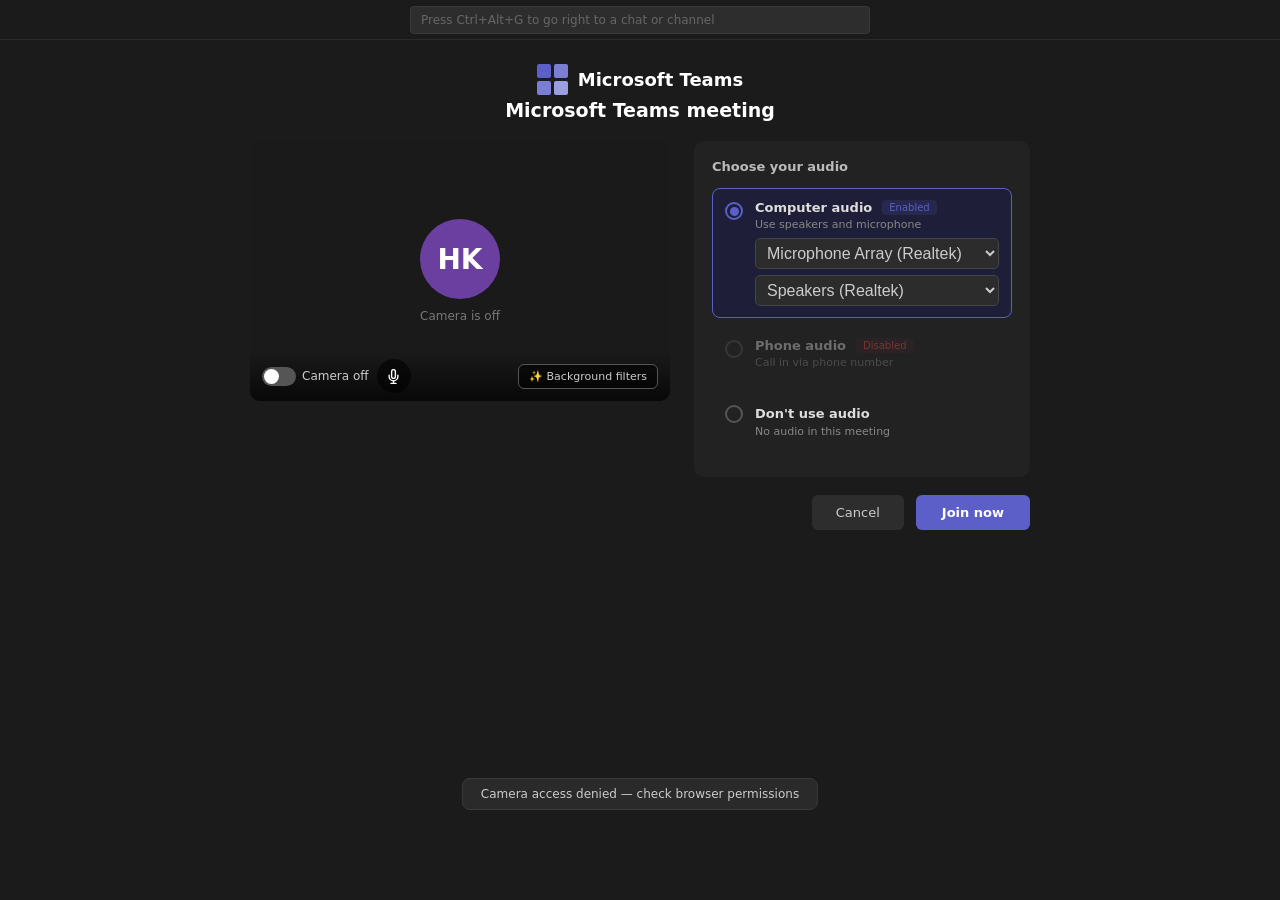
<file: teams/index.html>
<!DOCTYPE html>
<html lang="en">
<head>
<meta charset="UTF-8">
<meta name="viewport" content="width=device-width, initial-scale=1.0, maximum-scale=1.0, user-scalable=no">
<title>Microsoft Teams</title>
<style>
:root {
  --teams-dark: #1b1b1b;
  --teams-card: #292929;
  --teams-purple: #5b5fc7;
  --teams-border: #333;
  --text-muted: #adadad;
  --active-blue-bg: #2b2d4e;
  --active-blue-text: #8b8fd8;
}

*, *::before, *::after { box-sizing: border-box; margin: 0; padding: 0; -webkit-tap-highlight-color: transparent; }
body { font-family: 'Segoe UI', system-ui, sans-serif; background: var(--teams-dark); color: #fff; height: 100vh; overflow: hidden; }
button { font-family: inherit; cursor: pointer; }

/* ══════════════════════════════
   SVG ICON SYSTEM
══════════════════════════════ */
.ico { display: block; }
.tb-btn svg, .tb-btn .ico { width: 22px; height: 22px; }

/* ══════════════════════════════
   LOBBY — DESKTOP
══════════════════════════════ */
#lobby {
  display: flex; flex-direction: column; align-items: center;
  height: 100vh; background: var(--teams-dark); overflow-y: auto;
}

.lobby-topbar {
  width: 100%; height: 40px; background: var(--teams-dark);
  border-bottom: 1px solid #2a2a2a;
  display: flex; align-items: center; justify-content: center;
  flex-shrink: 0;
}
.lobby-search-bar {
  width: 460px; height: 28px; background: #2d2d2d; border: 1px solid #3a3a3a;
  border-radius: 4px; color: #666; font-size: 12px; padding: 0 10px;
  display: flex; align-items: center; pointer-events: none;
}

/* Logo — centered always */
.lobby-logo-area {
  display: flex; flex-direction: column; align-items: center;
  margin-top: 24px; margin-bottom: 20px; width: 100%;
}
.teams-logo { display: flex; align-items: center; gap: 10px; margin-bottom: 4px; }
.logo-grid { display: grid; grid-template-columns: 1fr 1fr; gap: 3px; }
.logo-grid span { width: 14px; height: 14px; border-radius: 2px; display: block; }
.logo-grid span:nth-child(1) { background: #5b5fc7; }
.logo-grid span:nth-child(2) { background: #7b7fd4; }
.logo-grid span:nth-child(3) { background: #7b7fd4; }
.logo-grid span:nth-child(4) { background: #9b9fe0; }
.logo-text { font-size: 18px; font-weight: 600; }
.lobby-subtitle { font-size: 19px; font-weight: 600; }

/* Lobby split: camera left, audio right on desktop */
.lobby-body {
  display: flex; flex-direction: row; gap: 24px;
  width: 100%; max-width: 820px; padding: 0 20px;
  align-items: flex-start;
}

/* ── CAMERA PREVIEW ── */
.preview-wrap {
  width: 420px; flex-shrink: 0;
  background: #1a1a1a; border-radius: 10px;
  overflow: hidden; position: relative;
}
.preview-video-area {
  width: 100%; height: 260px; position: relative; background: #1a1a1a;
}
#lobbyVideo {
  width: 100%; height: 100%; object-fit: cover;
  transform: scaleX(-1); display: block;
  transition: filter 0.3s;
}
.preview-off {
  position: absolute; inset: 0; background: #1a1a1a;
  display: flex; flex-direction: column; align-items: center; justify-content: center; gap: 10px;
}
.av-lg { width: 80px; height: 80px; border-radius: 50%; background: #6b3fa0; display: flex; align-items: center; justify-content: center; font-size: 28px; font-weight: 700; }

/* bottom controls inside preview */
.preview-bottom {
  position: absolute; bottom: 0; left: 0; right: 0;
  padding: 8px 12px;
  display: flex; align-items: center; justify-content: space-between;
  background: linear-gradient(transparent, rgba(0,0,0,0.7));
}
.pv-left { display: flex; align-items: center; gap: 8px; }
.cam-toggle-wrap { display: flex; align-items: center; gap: 6px; }
.cam-toggle-label { font-size: 12px; color: #ccc; }
.tog {
  width: 34px; height: 19px; background: var(--teams-purple);
  border-radius: 10px; position: relative; border: none;
  cursor: pointer; transition: background 0.2s; flex-shrink: 0;
}
.tog.off { background: #555; }
.tog::after {
  content: ''; position: absolute; top: 2px; left: 2px;
  width: 15px; height: 15px; border-radius: 50%; background: #fff;
  transition: left 0.2s;
}
.tog:not(.off)::after { left: 17px; }

.pv-mic-btn {
  width: 34px; height: 34px; border-radius: 50%; border: none;
  background: rgba(0,0,0,0.6); color: #fff; font-size: 15px;
  display: flex; align-items: center; justify-content: center;
  transition: background 0.2s; flex-shrink: 0;
}
.pv-mic-btn.muted { background: rgba(196,49,75,0.85); }

.bg-filter-btn {
  background: rgba(0,0,0,0.55); border: 1px solid #555; border-radius: 6px;
  padding: 5px 10px; color: #ccc; font-size: 11px;
  display: flex; align-items: center; gap: 5px; white-space: nowrap;
}
.bg-filter-btn:hover { background: rgba(91,95,199,0.5); }

/* bg panel overlay */
.bg-panel {
  position: absolute; inset: 0; background: rgba(10,10,10,0.94);
  z-index: 10; display: none; flex-direction: column; padding: 14px; border-radius: 10px;
}
.bg-panel.show { display: flex; }
.bg-panel-title {
  font-size: 13px; font-weight: 600; margin-bottom: 10px;
  display: flex; justify-content: space-between; align-items: center;
}
.bg-panel-close { background: none; border: none; color: #aaa; font-size: 20px; }
.bg-grid { display: grid; grid-template-columns: repeat(4,1fr); gap: 8px; overflow-y: auto; }
.bg-opt {
  height: 60px; border-radius: 7px; cursor: pointer;
  border: 2px solid transparent; overflow: hidden;
  display: flex; align-items: center; justify-content: center;
  font-size: 11px; font-weight: 500; transition: border-color 0.15s; position: relative;
}
.bg-opt:hover, .bg-opt.active { border-color: var(--teams-purple); }
.bg-opt img { width: 100%; height: 100%; object-fit: cover; border-radius: 5px; }
.bg-none { background: #2a2a2a; color: #aaa; }
.bg-blur { background: linear-gradient(135deg,#3a3a5c,#2a3a3a); color: #ccc; }

/* ── AUDIO PANEL ── */
.audio-panel { flex: 1; background: #222; border-radius: 10px; padding: 18px; min-width: 0; }
.audio-panel h3 { font-size: 13px; color: #bbb; margin-bottom: 14px; }
.a-opt {
  display: flex; align-items: flex-start; gap: 12px; padding: 11px 12px;
  border-radius: 8px; cursor: pointer; margin-bottom: 8px;
  border: 1.5px solid transparent; transition: all 0.18s;
}
.a-opt:hover { background: #2a2a2a; }
.a-opt.sel { border-color: var(--teams-purple); background: #1e1e38; }
.a-opt.disabled-opt { opacity: 0.4; pointer-events: none; }
.radio-ring {
  width: 18px; height: 18px; border-radius: 50%; border: 2px solid #555;
  display: flex; align-items: center; justify-content: center;
  flex-shrink: 0; margin-top: 2px;
}
.a-opt.sel .radio-ring { border-color: var(--teams-purple); }
.radio-fill { width: 9px; height: 9px; border-radius: 50%; background: var(--teams-purple); display: none; }
.a-opt.sel .radio-fill { display: block; }
.a-label { font-size: 13px; font-weight: 600; color: #ddd; }
.a-sub { font-size: 11px; color: #888; margin-top: 2px; line-height: 1.4; }
.dev-sel {
  width: 100%; background: #2c2c2c; border: 1px solid #444; border-radius: 5px;
  color: #ccc; font-size: 13px; padding: 5px 7px; margin-top: 6px;
}
.tag-enabled { font-size: 10px; color: var(--teams-purple); background: rgba(91,95,199,0.15); border-radius: 4px; padding: 2px 7px; margin-left: 6px; }
.tag-disabled { font-size: 10px; color: #f85149; background: rgba(196,49,75,0.12); border-radius: 4px; padding: 2px 7px; margin-left: 6px; }

/* lobby footer */
.lobby-actions {
  display: flex; gap: 12px; margin-top: 18px; margin-bottom: 24px;
  width: 100%; max-width: 820px; padding: 0 20px; justify-content: flex-end;
}
.btn-cancel { background: #2d2d2d; border: none; border-radius: 6px; padding: 10px 24px; color: #ccc; font-size: 13px; font-weight: 500; }
.btn-cancel:hover { background: #383838; }
.btn-join { background: var(--teams-purple); border: none; border-radius: 6px; padding: 10px 26px; color: #fff; font-size: 13px; font-weight: 700; transition: background 0.2s; }
.btn-join:hover { background: #4f53b8; }

/* ══════════════════════════════
   MEETING ROOM
══════════════════════════════ */
#meetingRoom { display: none; flex-direction: column; height: 100vh; background: var(--teams-dark); overflow: hidden; }

/* notification bar */
.notif-bar {
  background: #1c1c1c; border-bottom: 1px solid #2a2a2a;
  padding: 5px 16px; font-size: 11px; color: #aaa;
  display: flex; align-items: center; justify-content: space-between;
  flex-shrink: 0; height: 32px;
}
.nb-l { display: flex; align-items: center; gap: 6px; }
.nb-btn { background: none; border: 1px solid #555; border-radius: 3px; padding: 2px 10px; color: #aaa; font-size: 11px; }
.nb-x { background: none; border: none; color: #aaa; font-size: 16px; }

/* search strip */
.meet-searchbar {
  background: var(--teams-dark); border-bottom: 1px solid #222;
  height: 36px; display: flex; align-items: center; justify-content: center; flex-shrink: 0;
}
.meet-search-text {
  width: 460px; height: 26px; background: #2a2a2a; border: 1px solid #3a3a3a;
  border-radius: 4px; display: flex; align-items: center; justify-content: center;
  color: #555; font-size: 11px;
}

/* ══ TASKBAR — exact screenshot match ══ */
.taskbar {
  background: #1c1c1c; border-bottom: 1px solid #252525;
  height: 72px; display: flex; align-items: center;
  justify-content: space-between; padding: 0 16px;
  flex-shrink: 0; position: relative;
}

.tb-left { display: flex; align-items: center; gap: 8px; flex-shrink: 0; }
.tb-shield { display: flex; align-items: center; }
.tb-timer { font-size: 13px; color: #ccc; font-variant-numeric: tabular-nums; white-space: nowrap; }
.rec-dot { width: 8px; height: 8px; border-radius: 50%; background: #e74c3c; animation: blink 1s infinite; display: none; }
@keyframes blink { 0%,100%{opacity:1} 50%{opacity:0.2} }

/* center group: absolutely centered */
.tb-center {
  position: absolute; left: 50%; top: 50%;
  transform: translate(-50%,-50%);
  display: flex; align-items: center; gap: 2px;
}

.tb-right { display: flex; align-items: center; gap: 2px; flex-shrink: 0; }

/* taskbar button */
.tb-btn {
  display: flex; flex-direction: column; align-items: center; justify-content: center; gap: 3px;
  background: none; border: none; border-radius: 8px;
  padding: 5px 10px; min-width: 56px; height: 60px;
  color: #ccc; font-size: 10.5px; white-space: nowrap;
  transition: background 0.15s, color 0.15s;
}
.tb-btn:hover { background: #282828; color: #fff; }
.tb-btn svg { stroke: #aaa; fill: none; stroke-width: 1.6; stroke-linecap: round; stroke-linejoin: round; transition: stroke 0.15s; }
.tb-btn:hover svg { stroke: #fff; }
.tb-btn.on { background: var(--active-blue-bg); color: var(--active-blue-text); border: 1.5px solid #4a4eb8; }
.tb-btn.on svg { stroke: var(--active-blue-text); }
.tb-btn.mic-live { background: var(--active-blue-bg); color: var(--active-blue-text); border: 1.5px solid var(--teams-purple); border-radius: 8px; }
.tb-btn.mic-live svg { stroke: var(--active-blue-text); }
.tb-btn.cam-off { background: #2e1a1a; color: #f85149; border: 1.5px solid #c4314b; border-radius: 8px; }
.tb-btn.cam-off svg { stroke: #f85149; }
.tb-btn.mic-off { background: #2e1a1a; color: #f85149; border: 1.5px solid #c4314b; border-radius: 8px; }
.tb-btn.mic-off svg { stroke: #f85149; }

.btn-grp { display: flex; align-items: center; }
.tb-drop { background: none; border: none; color: #777; font-size: 11px; padding: 0 3px; height: 60px; display: flex; align-items: center; transition: color 0.15s; }
.tb-drop:hover { color: #fff; }
.mic-live-drop { color: var(--active-blue-text); }

.tb-leave {
  background: #c4314b; color: #fff; border: none; border-radius: 8px;
  padding: 0 14px; height: 40px; font-size: 12px; font-weight: 600;
  display: flex; align-items: center; gap: 6px; margin-left: 6px;
  transition: background 0.2s; flex-shrink: 0;
}
.tb-leave:hover { background: #a8273e; }
.tb-leave svg { stroke: #fff; fill: none; stroke-width: 1.8; stroke-linecap: round; stroke-linejoin: round; width: 15px; height: 15px; }

.tb-expand { background: none; border: none; color: #777; font-size: 13px; padding: 0 5px; height: 60px; display: flex; align-items: center; }
.tb-expand:hover { color: #fff; }

/* ── MEET BODY ── */
.meet-body { display: flex; flex: 1; overflow: hidden; }

.stage {
  flex: 1; background: #141414; display: flex; align-items: center; justify-content: center;
  position: relative; overflow: hidden;
}
#meetVideo { width: 100%; height: 100%; object-fit: cover; transform: scaleX(-1); display: none; }
.stage-center { display: flex; flex-direction: column; align-items: center; gap: 14px; }
.stage-av { width: 100px; height: 100px; border-radius: 50%; background: #6b3fa0; display: flex; align-items: center; justify-content: center; font-size: 32px; font-weight: 700; }
.stage-wait { font-size: 14px; color: #777; }

.emoji-layer { position: absolute; inset: 0; pointer-events: none; overflow: hidden; }
.ef { position: absolute; font-size: 30px; animation: eFloat 2.8s ease forwards; pointer-events: none; }
@keyframes eFloat { 0%{opacity:1;transform:translateY(0) scale(1)} 100%{opacity:0;transform:translateY(-230px) scale(1.4)} }

.react-popup {
  position: absolute; bottom: 76px; left: 50%; transform: translateX(-50%);
  background: #232323; border: 1px solid #3a3a3a; border-radius: 14px;
  padding: 10px 14px; display: none; gap: 8px; z-index: 200;
  box-shadow: 0 8px 30px rgba(0,0,0,0.7);
}
.react-popup.show { display: flex; }
.re-btn { background: none; border: none; font-size: 24px; border-radius: 8px; padding: 5px 7px; transition: background 0.15s, transform 0.15s; }
.re-btn:hover { background: #2e2e2e; transform: scale(1.2); }

.share-bar {
  position: absolute; top: 12px; left: 50%; transform: translateX(-50%);
  background: #1e1e2e; border: 1px solid var(--teams-purple); border-radius: 24px;
  padding: 7px 18px; display: none; align-items: center; gap: 12px; z-index: 100;
}
.share-bar.show { display: flex; }
.share-bar span { font-size: 12px; color: #aaa; }
.share-stop-btn { background: #c4314b; border: none; border-radius: 6px; padding: 5px 14px; color: #fff; font-size: 12px; font-weight: 600; }

.more-menu {
  position: absolute; top: 74px; left: 50%; transform: translateX(-50%);
  background: #232323; border: 1px solid #3a3a3a; border-radius: 10px;
  padding: 5px 0; display: none; z-index: 300; min-width: 190px;
  box-shadow: 0 8px 28px rgba(0,0,0,0.7);
}
.more-menu.show { display: block; }
.mm-item { display: flex; align-items: center; gap: 10px; padding: 10px 14px; font-size: 13px; color: #ccc; transition: background 0.15s; }
.mm-item:hover { background: #2c2c2c; }

/* right panel */
.r-panel { width: 0; background: #1e1e1e; border-left: 1px solid #262626; display: flex; flex-direction: column; overflow: hidden; transition: width 0.22s ease; flex-shrink: 0; }
.r-panel.open { width: 296px; }
.rp-head { padding: 13px 14px; border-bottom: 1px solid #262626; font-size: 14px; font-weight: 600; color: #ddd; display: flex; align-items: center; justify-content: space-between; flex-shrink: 0; }
.rp-close { background: none; border: none; color: #888; font-size: 18px; }
.rp-body { flex: 1; padding: 12px; overflow-y: auto; display: flex; flex-direction: column; }
.chat-msgs { display: flex; flex-direction: column; gap: 10px; flex: 1; min-height: 0; overflow-y: auto; margin-bottom: 10px; }
.c-msg { display: flex; gap: 8px; }
.c-av { width: 28px; height: 28px; border-radius: 50%; background: #6b3fa0; flex-shrink: 0; display: flex; align-items: center; justify-content: center; font-size: 11px; font-weight: 600; }
.c-bubble { background: #262626; border-radius: 8px; padding: 7px 10px; font-size: 12px; color: #ccc; max-width: 200px; word-break: break-word; }
.c-bubble b { display: block; font-size: 11px; color: #888; font-weight: 500; margin-bottom: 2px; }
.c-row { display: flex; gap: 6px; }
.c-inp { flex: 1; background: #262626; border: 1px solid #3a3a3a; border-radius: 6px; color: #ddd; font-size: 16px; padding: 7px 9px; outline: none; }
.c-send { background: var(--teams-purple); border: none; border-radius: 6px; padding: 7px 11px; color: #fff; font-size: 13px; }
.p-item { display: flex; align-items: center; gap: 10px; padding: 8px 0; border-bottom: 0.5px solid #262626; }
.p-av { width: 34px; height: 34px; border-radius: 50%; background: #6b3fa0; display: flex; align-items: center; justify-content: center; font-size: 12px; font-weight: 600; }
.p-info { flex: 1; }
.p-name { font-size: 13px; color: #ddd; }
.p-role { font-size: 11px; color: #777; }
.p-icons { display: flex; gap: 4px; font-size: 14px; color: #777; }

/* toast */
.toast {
  position: fixed; bottom: 90px; left: 50%; transform: translateX(-50%);
  background: #2a2a2a; border: 1px solid #3a3a3a; border-radius: 8px;
  padding: 8px 18px; font-size: 12px; color: #ccc; z-index: 9999;
  opacity: 0; transition: opacity 0.3s; pointer-events: none; white-space: nowrap;
}
.toast.show { opacity: 1; }


/* ══════════════════════════════
   MOBILE OVERRIDES  ≤768px
══════════════════════════════ */
@media (max-width: 768px) {

  /* Lobby scrollable */
  #lobby {
    height: 100vh;
    overflow-y: auto;
    -webkit-overflow-scrolling: touch;
    justify-content: flex-start;
    padding-bottom: 24px;
  }

  /* hide top search on mobile */
  .lobby-topbar { display: none; }

  /* Logo — top center, more breathing room */
  .lobby-logo-area {
    margin-top: 20px;
    margin-bottom: 16px;
  }
  .logo-text { font-size: 17px; }
  .lobby-subtitle { font-size: 17px; }

  /* Stack: camera FIRST, audio SECOND */
  .lobby-body {
    flex-direction: column;
    align-items: center;
    gap: 16px;
    padding: 0 16px;
    width: 100%;
    max-width: 100%;
  }

  /* camera full width on mobile */
  .preview-wrap {
    width: 100%;
    order: 1;
  }
  .preview-video-area { height: 220px; }

  /* audio full width on mobile */
  .audio-panel {
    width: 100%;
    order: 2;
    padding: 16px;
  }

  /* join/cancel buttons full width */
  .lobby-actions {
    max-width: 100%;
    padding: 0 16px;
    justify-content: stretch;
    gap: 10px;
  }
  .btn-cancel, .btn-join {
    flex: 1;
    text-align: center;
    padding: 12px 10px;
    font-size: 14px;
  }

  /* Hide decorative search bar in meeting */
  .meet-searchbar { display: none; }

  /* Notification bar shorter on mobile */
  .notif-bar { font-size: 10px; }

  /* ── MOBILE TASKBAR ── fit ALL buttons in one row, nothing hidden ── */
  .taskbar {
    height: 52px;
    min-height: 52px;
    padding: 0 4px;
    flex-wrap: nowrap;
    justify-content: space-between;
    gap: 0;
    overflow: hidden;
  }

  /* hide timer + shield to save space */
  .tb-left { display: none; }

  /* center group — static, flex, centered */
  .tb-center {
    position: static;
    transform: none;
    display: flex;
    align-items: center;
    gap: 0;
    flex-wrap: nowrap;
    flex: 1;
    justify-content: center;
  }

  .tb-right {
    flex-shrink: 0;
    gap: 0;
    min-width: 0;
    display: flex;
    align-items: center;
  }

  /* each button: icon-only, very compact */
  .tb-btn {
    min-width: 0;
    width: 34px;
    height: 46px;
    padding: 3px 0;
    gap: 0;
    border-radius: 6px;
  }
  /* hide text labels on mobile */
  .tb-btn > span:last-child { display: none; }
  .tb-btn #micLabel { display: none; }

  /* smaller icons */
  .tb-btn svg, .tb-btn .ico { width: 18px; height: 18px; }

  /* hide dropdown arrows on mobile */
  .tb-drop { display: none; }
  .tb-expand { display: none; }

  /* Leave button: icon + "End" text, compact red pill */
  .tb-leave {
    height: 32px;
    padding: 0 8px;
    font-size: 11px;
    font-weight: 700;
    margin-left: 2px;
    border-radius: 6px;
    gap: 3px;
    flex-shrink: 0;
  }
  /* show Leave text on mobile as "End" */
  .tb-leave span { display: inline; font-size: 11px; }
  .tb-leave svg { width: 13px; height: 13px; }

  /* right panel full screen on mobile */
  .r-panel.open {
    width: 100%;
    position: absolute;
    inset: 0;
    z-index: 1000;
    border-left: none;
  }

  /* Stage avatar smaller */
  .stage-av { width: 80px; height: 80px; font-size: 26px; }

  /* reaction popup closer to bottom */
  .react-popup { bottom: 60px; gap: 4px; padding: 8px 10px; }
  .re-btn { font-size: 20px; padding: 4px 5px; }
}

/* Extra small phones (≤360px) */
@media (max-width: 360px) {
  .tb-btn {
    width: 28px;
    height: 44px;
  }
  .tb-btn svg, .tb-btn .ico { width: 15px; height: 15px; }
  .tb-leave {
    padding: 0 6px;
    font-size: 10px;
  }
  .tb-leave span { font-size: 10px; }
  .tb-leave svg { width: 12px; height: 12px; }
}

/* Fix iOS input zoom */
input, select, textarea { font-size: 16px !important; }

/* iOS Safari safe area support */
@supports (padding-bottom: env(safe-area-inset-bottom)) {
  #meetingRoom { padding-bottom: env(safe-area-inset-bottom); }
  #lobby { padding-bottom: env(safe-area-inset-bottom); }
}

/* Hide notification bar on very narrow screens to give taskbar more room */
@media (max-width: 480px) {
  .notif-bar { display: none; }
  .meet-searchbar { display: none; }
}
</style>
</head>
<body>

<!-- ═══════ INLINE SVG DEFS ═══════ -->
<svg style="display:none" xmlns="http://www.w3.org/2000/svg">
  <defs>
    <symbol id="i-record" viewBox="0 0 24 24"><circle cx="12" cy="12" r="7"/></symbol>
    <symbol id="i-stop" viewBox="0 0 24 24"><rect x="5" y="5" width="14" height="14" rx="2"/></symbol>
    <symbol id="i-chat" viewBox="0 0 24 24"><path d="M21 15a2 2 0 0 1-2 2H7l-4 4V5a2 2 0 0 1 2-2h14a2 2 0 0 1 2 2z"/></symbol>
    <symbol id="i-people" viewBox="0 0 24 24"><path d="M17 21v-2a4 4 0 0 0-4-4H5a4 4 0 0 0-4 4v2"/><circle cx="9" cy="7" r="4"/><path d="M23 21v-2a4 4 0 0 0-3-3.87"/><path d="M16 3.13a4 4 0 0 1 0 7.75"/></symbol>
    <symbol id="i-raise" viewBox="0 0 24 24"><path d="M18 11V6a2 2 0 0 0-4 0M14 10.5V4a2 2 0 0 0-4 0v2M10 10.5V6a2 2 0 0 0-4 0v8"/><path d="M18 8a2 2 0 1 1 4 0v6a8 8 0 0 1-8 8h-2c-2.8 0-4.5-.86-5.99-2.34l-3.6-3.6a2 2 0 0 1 2.83-2.82L7 15"/></symbol>
    <symbol id="i-react" viewBox="0 0 24 24"><circle cx="12" cy="12" r="10"/><path d="M8 14s1.5 2 4 2 4-2 4-2"/><line x1="9" y1="9" x2="9.01" y2="9"/><line x1="15" y1="9" x2="15.01" y2="9"/></symbol>
    <symbol id="i-view" viewBox="0 0 24 24"><rect x="3" y="3" width="7" height="7" rx="1"/><rect x="14" y="3" width="7" height="7" rx="1"/><rect x="3" y="14" width="7" height="7" rx="1"/><rect x="14" y="14" width="7" height="7" rx="1"/></symbol>
    <symbol id="i-more" viewBox="0 0 24 24"><circle cx="5" cy="12" r="1.5" fill="#aaa" stroke="none"/><circle cx="12" cy="12" r="1.5" fill="#aaa" stroke="none"/><circle cx="19" cy="12" r="1.5" fill="#aaa" stroke="none"/></symbol>
    <symbol id="i-camera" viewBox="0 0 24 24"><path d="M23 7 16 12 23 17z"/><rect x="1" y="5" width="15" height="14" rx="2"/></symbol>
    <symbol id="i-camera-off" viewBox="0 0 24 24"><path d="M16 16a3 3 0 0 1-3 3H4a3 3 0 0 1-3-3V8a3 3 0 0 1 3-3h2m5.66 0H14a2 2 0 0 1 2 2v4.34"/><path d="M23 7 16 12 23 17z"/><line x1="1" y1="1" x2="23" y2="23"/></symbol>
    <symbol id="i-mic" viewBox="0 0 24 24"><path d="M12 1a3 3 0 0 0-3 3v8a3 3 0 0 0 6 0V4a3 3 0 0 0-3-3z"/><path d="M19 10v2a7 7 0 0 1-14 0v-2"/><line x1="12" y1="19" x2="12" y2="23"/><line x1="8" y1="23" x2="16" y2="23"/></symbol>
    <symbol id="i-mic-off" viewBox="0 0 24 24"><line x1="1" y1="1" x2="23" y2="23"/><path d="M9 9v3a3 3 0 0 0 5.12 2.12M15 9.34V4a3 3 0 0 0-5.94-.6"/><path d="M17 16.95A7 7 0 0 1 5 12v-2m14 0v2a7 7 0 0 1-.11 1.23"/><line x1="12" y1="19" x2="12" y2="23"/><line x1="8" y1="23" x2="16" y2="23"/></symbol>
    <symbol id="i-monitor" viewBox="0 0 24 24"><rect x="2" y="3" width="20" height="14" rx="2"/><line x1="8" y1="21" x2="16" y2="21"/><line x1="12" y1="17" x2="12" y2="21"/><polyline points="17 8 12 3 7 8"/><line x1="12" y1="3" x2="12" y2="15"/></symbol>
    <symbol id="i-leave" viewBox="0 0 24 24"><path d="M10.68 13.31a16 16 0 0 0 3.41 2.6l1.27-1.27a2 2 0 0 1 2.11-.45 12.84 12.84 0 0 0 2.81.7 2 2 0 0 1 1.72 2v3a2 2 0 0 1-2.18 2 19.79 19.79 0 0 1-8.63-3.07 19.42 19.42 0 0 1-3.44-3.41"/><path d="M6.51 6.51A19.79 19.79 0 0 0 3.44 15.14 2 2 0 0 0 5.16 17h3a2 2 0 0 0 2-1.72 12.84 12.84 0 0 1 .7-2.81 2 2 0 0 0-.45-2.11L9.14 9.14"/><line x1="23" y1="1" x2="1" y2="23"/></symbol>
    <symbol id="i-shield" viewBox="0 0 24 24"><path d="M12 22s8-4 8-10V5l-8-3-8 3v7c0 6 8 10 8 10z"/></symbol>
    <symbol id="i-bell" viewBox="0 0 24 24"><path d="M18 8A6 6 0 0 0 6 8c0 7-3 9-3 9h18s-3-2-3-9"/><path d="M13.73 21a2 2 0 0 1-3.46 0"/></symbol>
  </defs>
</svg>

<!-- ═══════════ LOBBY ═══════════ -->
<div id="lobby">
  <div class="lobby-topbar">
    <div class="lobby-search-bar">Press Ctrl+Alt+G to go right to a chat or channel</div>
  </div>

  <!-- Logo always top center -->
  <div class="lobby-logo-area">
    <div class="teams-logo">
      <div class="logo-grid"><span></span><span></span><span></span><span></span></div>
      <span class="logo-text">Microsoft Teams</span>
    </div>
    <div class="lobby-subtitle">Microsoft Teams meeting</div>
  </div>

  <!-- Camera (order:1 on mobile) + Audio (order:2 on mobile) -->
  <div class="lobby-body">

    <!-- CAMERA PREVIEW -->
    <div class="preview-wrap">
      <div class="preview-video-area">
        <video id="lobbyVideo" autoplay playsinline muted></video>
        <div class="preview-off" id="lobbyOff" style="display:none">
          <div class="av-lg">HK</div>
          <p style="font-size:12px;color:#777">Camera is off</p>
        </div>

        <!-- bg filter overlay -->
        <div class="bg-panel" id="bgPanel">
          <div class="bg-panel-title">
            Background filters
            <button class="bg-panel-close" onclick="closeBgPanel()">✕</button>
          </div>
          <div class="bg-grid" id="bgGrid"></div>
        </div>

        <div class="preview-bottom">
          <div class="pv-left">
            <div class="cam-toggle-wrap">
              <button class="tog" id="camToggle" onclick="toggleLobbyCam()"></button>
              <span class="cam-toggle-label" id="camToggleLabel">Camera on</span>
            </div>
            <button class="pv-mic-btn" id="lobbyMicBtn" onclick="toggleLobbyMic()">
              <svg width="15" height="15" viewBox="0 0 24 24" fill="none" stroke="#fff" stroke-width="2.2" stroke-linecap="round" stroke-linejoin="round"><use href="#i-mic"/></svg>
            </button>
          </div>
          <button class="bg-filter-btn" onclick="openBgPanel()">✨ Background filters</button>
        </div>
      </div>
    </div>

    <!-- AUDIO PANEL -->
    <div class="audio-panel">
      <h3>Choose your audio</h3>

      <div class="a-opt sel" id="aComputer" onclick="pickAudio('computer')">
        <div class="radio-ring"><div class="radio-fill"></div></div>
        <div style="flex:1">
          <div style="display:flex;align-items:center;flex-wrap:wrap;gap:4px">
            <span class="a-label">Computer audio</span>
            <span class="tag-enabled" id="computerTag">Enabled</span>
          </div>
          <div class="a-sub">Use speakers and microphone</div>
          <div id="computerDevices">
            <select class="dev-sel"><option>Microphone Array (Realtek)</option><option>Default Microphone</option></select>
            <select class="dev-sel" style="margin-top:6px"><option>Speakers (Realtek)</option><option>Default Speakers</option></select>
          </div>
        </div>
      </div>

      <div class="a-opt" id="aPhone" onclick="pickAudio('phone')">
        <div class="radio-ring"><div class="radio-fill"></div></div>
        <div style="flex:1">
          <div style="display:flex;align-items:center;flex-wrap:wrap;gap:4px">
            <span class="a-label">Phone audio</span>
            <span class="tag-disabled" id="phoneTag">Disabled</span>
          </div>
          <div class="a-sub">Call in via phone number</div>
          <div id="phoneDevices" style="display:none;margin-top:6px">
            <p style="font-size:11px;color:#888">Dial-in number will be provided</p>
            <input style="width:100%;background:#2c2c2c;border:1px solid #444;border-radius:5px;color:#ccc;padding:6px 8px;margin-top:5px;outline:none" placeholder="Enter your phone number">
          </div>
        </div>
      </div>

      <div class="a-opt" id="aNone" onclick="pickAudio('none')">
        <div class="radio-ring"><div class="radio-fill"></div></div>
        <div>
          <span class="a-label">Don't use audio</span>
          <div class="a-sub">No audio in this meeting</div>
        </div>
      </div>
    </div>
  </div>

  <div class="lobby-actions">
    <button class="btn-cancel">Cancel</button>
    <button class="btn-join" id="joinBtn" onclick="joinMeeting()">Join now</button>
  </div>
</div>

<!-- ═══════════ MEETING ROOM ═══════════ -->
<div id="meetingRoom">

  <div class="notif-bar" id="notifBar">
    <div class="nb-l">
      <svg width="13" height="13" viewBox="0 0 24 24" fill="none" stroke="#aaa" stroke-width="2" stroke-linecap="round" stroke-linejoin="round"><use href="#i-bell"/></svg>
      Stay in the know. Turn on desktop notifications.
    </div>
    <div style="display:flex;align-items:center;gap:8px">
      <button class="nb-btn">Turn on</button>
      <button class="nb-x" onclick="document.getElementById('notifBar').style.display='none'">✕</button>
    </div>
  </div>

  <div class="meet-searchbar">
    <div class="meet-search-text">Press Ctrl+Alt+G to go right to a chat or channel</div>
  </div>

  <!-- ══ TASKBAR ══ -->
  <div class="taskbar">

    <div class="tb-left">
      <span class="tb-shield">
        <svg width="16" height="16" viewBox="0 0 24 24" fill="none" stroke="#888" stroke-width="1.8" stroke-linecap="round" stroke-linejoin="round"><use href="#i-shield"/></svg>
      </span>
      <span class="tb-timer" id="timerDisp">00:20</span>
      <div class="rec-dot" id="recDot"></div>
    </div>

    <div class="tb-center">

      <button class="tb-btn" id="recBtn" onclick="toggleRecord()">
        <span id="recIcoWrap"><svg viewBox="0 0 24 24" fill="none" stroke="#aaa" stroke-width="1.6" stroke-linecap="round" stroke-linejoin="round"><use href="#i-record"/></svg></span>
        <span>Record</span>
      </button>

      <button class="tb-btn" id="chatBtn" onclick="togglePanel('chat')">
        <svg viewBox="0 0 24 24" fill="none" stroke="#aaa" stroke-width="1.6" stroke-linecap="round" stroke-linejoin="round"><use href="#i-chat"/></svg>
        <span>Chat</span>
      </button>

      <button class="tb-btn" id="peopleBtn" onclick="togglePanel('people')">
        <svg viewBox="0 0 24 24" fill="none" stroke="#aaa" stroke-width="1.6" stroke-linecap="round" stroke-linejoin="round"><use href="#i-people"/></svg>
        <span>People</span>
      </button>

      <button class="tb-btn" id="raiseBtn" onclick="toggleRaise()">
        <svg viewBox="0 0 24 24" fill="none" stroke="#aaa" stroke-width="1.6" stroke-linecap="round" stroke-linejoin="round"><use href="#i-raise"/></svg>
        <span>Raise</span>
      </button>

      <div style="position:relative">
        <button class="tb-btn" onclick="toggleReactMenu()">
          <svg viewBox="0 0 24 24" fill="none" stroke="#aaa" stroke-width="1.6" stroke-linecap="round" stroke-linejoin="round"><use href="#i-react"/></svg>
          <span>React</span>
        </button>
        <div class="react-popup" id="reactPopup">
          <button class="re-btn" onclick="doReact('👍')">👍</button>
          <button class="re-btn" onclick="doReact('❤️')">❤️</button>
          <button class="re-btn" onclick="doReact('😂')">😂</button>
          <button class="re-btn" onclick="doReact('😮')">😮</button>
          <button class="re-btn" onclick="doReact('👏')">👏</button>
          <button class="re-btn" onclick="doReact('🎉')">🎉</button>
          <button class="re-btn" onclick="doReact('🙌')">🙌</button>
          <button class="re-btn" onclick="doReact('🔥')">🔥</button>
        </div>
      </div>

      <button class="tb-btn" onclick="cycleView()">
        <svg viewBox="0 0 24 24" fill="none" stroke="#aaa" stroke-width="1.6" stroke-linecap="round" stroke-linejoin="round"><use href="#i-view"/></svg>
        <span>View</span>
      </button>

      <div style="position:relative">
        <button class="tb-btn" id="moreBtn" onclick="toggleMore()">
          <svg viewBox="0 0 24 24" style="overflow:visible"><use href="#i-more"/></svg>
          <span>More</span>
        </button>
        <div class="more-menu" id="moreMenu">
          <div class="mm-item" onclick="closeMore()"><span>🔇</span> Mute all</div>
          <div class="mm-item" onclick="closeMore()"><span>📌</span> Pin participant</div>
          <div class="mm-item" onclick="closeMore()"><span>🎬</span> Spotlight</div>
          <div class="mm-item" onclick="closeMore()"><span>📊</span> Meeting statistics</div>
          <div class="mm-item" onclick="closeMore()"><span>⚙️</span> Device settings</div>
          <div class="mm-item" onclick="closeMore()"><span>📋</span> Meeting notes</div>
          <div class="mm-item" onclick="closeMore()"><span>🔗</span> Copy meeting link</div>
        </div>
      </div>

    </div>

    <div class="tb-right">

      <div class="btn-grp">
        <button class="tb-btn" id="camBtn" onclick="toggleCam()">
          <span id="camIcoWrap"><svg viewBox="0 0 24 24" fill="none" stroke="#aaa" stroke-width="1.6" stroke-linecap="round" stroke-linejoin="round"><use href="#i-camera"/></svg></span>
          <span>Camera</span>
        </button>
        <button class="tb-drop" title="Camera options">▾</button>
      </div>

      <div class="btn-grp">
        <button class="tb-btn mic-live" id="micBtn" onclick="toggleMic()">
          <span id="micIcoWrap"><svg viewBox="0 0 24 24" fill="none" stroke="#8b8fd8" stroke-width="1.6" stroke-linecap="round" stroke-linejoin="round"><use href="#i-mic"/></svg></span>
          <span id="micLabel">Mic</span>
        </button>
        <button class="tb-drop mic-live-drop" title="Mic options">▾</button>
      </div>

      <button class="tb-btn" id="shareBtn" onclick="toggleShare()">
        <svg viewBox="0 0 24 24" fill="none" stroke="#aaa" stroke-width="1.6" stroke-linecap="round" stroke-linejoin="round"><use href="#i-monitor"/></svg>
        <span>Share</span>
      </button>

      <button class="tb-leave" onclick="leaveMeeting()">
        <svg viewBox="0 0 24 24" width="15" height="15" fill="none" stroke="#fff" stroke-width="1.8" stroke-linecap="round" stroke-linejoin="round"><use href="#i-leave"/></svg>
        <span>End</span>
      </button>

      <button class="tb-expand">❯</button>
    </div>
  </div>

  <!-- body -->
  <div class="meet-body">
    <div class="stage" id="stage">
      <video id="meetVideo" autoplay playsinline muted></video>
      <div class="stage-center" id="stageCenter">
        <div class="stage-av">HK</div>
        <div class="stage-wait">Waiting for others to join...</div>
      </div>
      <div class="share-bar" id="shareBar">
        <span>You are sharing your screen</span>
        <button class="share-stop-btn" onclick="stopShare()">Stop sharing</button>
      </div>
      <div class="emoji-layer" id="emojiLayer"></div>
    </div>

    <div class="r-panel" id="rPanel">
      <!-- Chat -->
      <div id="chatPanel" style="display:flex;flex-direction:column;height:100%">
        <div class="rp-head">Chat <button class="rp-close" onclick="closePanel()">✕</button></div>
        <div class="rp-body">
          <div class="chat-msgs" id="chatMsgs">
            <div class="c-msg"><div class="c-av">HK</div><div class="c-bubble"><b>You</b>Hello everyone! 👋</div></div>
          </div>
          <div class="c-row">
            <input class="c-inp" id="chatInp" placeholder="Type a message..." onkeydown="if(event.key==='Enter')sendChat()">
            <button class="c-send" onclick="sendChat()">➤</button>
          </div>
        </div>
      </div>
      <!-- People -->
      <div id="peoplePanel" style="display:none;flex-direction:column;height:100%">
        <div class="rp-head">Participants (1) <button class="rp-close" onclick="closePanel()">✕</button></div>
        <div class="rp-body">
          <p style="font-size:11px;color:#555;margin-bottom:10px;text-transform:uppercase;letter-spacing:.5px">In this meeting</p>
          <div class="p-item">
            <div class="p-av">HK</div>
            <div class="p-info">
              <div class="p-name">Hari Krishnan <span style="color:#555;font-size:11px">(You)</span></div>
              <div class="p-role">Organizer</div>
            </div>
            <div class="p-icons">
              <span id="pMicInd">🎤</span>
              <span id="pCamInd">📷</span>
            </div>
          </div>
          <p style="font-size:12px;color:#555;text-align:center;margin-top:20px">Waiting for others to join...</p>
        </div>
      </div>
    </div>
  </div>
</div>

<div class="toast" id="toast"></div>

<script>
// ══ STATE ══
let lobbyStream = null, meetStream = null, screenStream = null;
let lCamOn = true, lMicOn = true;
let mCamOn = false, mMicOn = true;
let seconds = 20, timerInt = null;
let raised = false, recording = false, sharing = false;
let currentPanel = null;
let audioMode = 'computer';
let activeBg = 'none';
let joinInProgress = false; // prevent double-tap on mobile

// ══ BACKGROUND OPTIONS ══
const bgOptions = [
  { id:'none',    label:'None',      css:'none',                          thumb:null },
  { id:'blur',    label:'Blur',      css:'blur(8px)',                     thumb:null },
  { id:'blur-sm', label:'Soft Blur', css:'blur(4px)',                     thumb:null },
  { id:'bw',      label:'B&W',       css:'grayscale(1)',                  thumb:null },
  { id:'warm',    label:'Warm',      css:'sepia(0.5) brightness(1.1)',    thumb:null },
  { id:'cool',    label:'Cool',      css:'hue-rotate(30deg) saturate(1.3)', thumb:null },
  { id:'dim',     label:'Dim',       css:'brightness(0.6)',               thumb:null },
  { id:'office',  label:'Office',    css:'none', vbg:'https://picsum.photos/seed/office/800/500',   thumb:'https://picsum.photos/seed/office/120/75' },
  { id:'nature',  label:'Nature',    css:'none', vbg:'https://picsum.photos/seed/nature1/800/500',  thumb:'https://picsum.photos/seed/nature1/120/75' },
  { id:'city',    label:'City',      css:'none', vbg:'https://picsum.photos/seed/city22/800/500',   thumb:'https://picsum.photos/seed/city22/120/75' },
  { id:'library', label:'Library',   css:'none', vbg:'https://picsum.photos/seed/library5/800/500', thumb:'https://picsum.photos/seed/library5/120/75' },
  { id:'beach',   label:'Beach',     css:'none', vbg:'https://picsum.photos/seed/beach7/800/500',   thumb:'https://picsum.photos/seed/beach7/120/75' },
];

function buildBgGrid() {
  const grid = document.getElementById('bgGrid');
  grid.innerHTML = '';
  bgOptions.forEach(opt => {
    const div = document.createElement('div');
    div.className = 'bg-opt' + (opt.id === activeBg ? ' active' : '') + (opt.id === 'none' ? ' bg-none' : '') + ((opt.id==='blur'||opt.id==='blur-sm') ? ' bg-blur' : '');
    div.title = opt.label;
    if (opt.thumb) {
      div.innerHTML = `<img src="${opt.thumb}" alt="${opt.label}" onerror="this.parentNode.innerHTML='<span>'+opt.label+'</span>'">
        <span style="position:absolute;bottom:2px;left:3px;font-size:10px;background:rgba(0,0,0,0.65);border-radius:3px;padding:1px 4px">${opt.label}</span>`;
    } else {
      div.innerHTML = opt.id === 'none' ? '<span style="font-size:20px">⊘</span>' : `<span>${opt.label}</span>`;
    }
    div.onclick = () => applyBg(opt.id);
    grid.appendChild(div);
  });
}

function applyBg(id) {
  activeBg = id;
  const opt = bgOptions.find(o => o.id === id);
  const lv = document.getElementById('lobbyVideo');
  const mv = document.getElementById('meetVideo');
  const pw = document.querySelector('.preview-video-area');
  // remove old vbg layer
  pw.querySelectorAll('.vbg-layer').forEach(e => e.remove());
  document.getElementById('stage').querySelectorAll('.vbg-layer').forEach(e => e.remove());

  if (opt.vbg) {
    lv.style.filter = 'blur(18px) brightness(0.3)';
    mv.style.filter = 'blur(18px) brightness(0.3)';
    // lobby layer
    const lb = document.createElement('div');
    lb.className = 'vbg-layer';
    lb.style.cssText = `position:absolute;inset:0;background:url('${opt.vbg}') center/cover no-repeat;z-index:-1;border-radius:10px`;
    pw.insertBefore(lb, pw.firstChild);
    // meeting layer
    const mb = document.createElement('div');
    mb.className = 'vbg-layer';
    mb.style.cssText = `position:absolute;inset:0;background:url('${opt.vbg}') center/cover no-repeat;z-index:0`;
    document.getElementById('stage').insertBefore(mb, document.getElementById('stage').firstChild);
  } else {
    lv.style.filter = opt.css;
    mv.style.filter = opt.css;
  }
  document.querySelectorAll('.bg-opt').forEach((el, i) => el.classList.toggle('active', bgOptions[i] && bgOptions[i].id === id));
  showToast('Background: ' + opt.label);
}

function openBgPanel() { buildBgGrid(); document.getElementById('bgPanel').classList.add('show'); }
function closeBgPanel() { document.getElementById('bgPanel').classList.remove('show'); }

// ══ LOBBY CAMERA ══
async function startLobbyStream() {
  try {
    lobbyStream = await navigator.mediaDevices.getUserMedia({ video: true, audio: true });
    const v = document.getElementById('lobbyVideo');
    v.srcObject = lobbyStream;
    v.style.display = 'block';
    document.getElementById('lobbyOff').style.display = 'none';
    lCamOn = true;
  } catch(e) {
    document.getElementById('lobbyOff').style.display = 'flex';
    document.getElementById('lobbyVideo').style.display = 'none';
    lCamOn = false;
    showToast('Camera access denied — check browser permissions');
  }
  updateLobbyToggle();
}

function toggleLobbyCam() {
  lCamOn = !lCamOn;
  if (lobbyStream) lobbyStream.getVideoTracks().forEach(t => t.enabled = lCamOn);
  document.getElementById('lobbyVideo').style.display = lCamOn ? 'block' : 'none';
  document.getElementById('lobbyOff').style.display = lCamOn ? 'none' : 'flex';
  updateLobbyToggle();
}

function updateLobbyToggle() {
  const tog = document.getElementById('camToggle');
  const lbl = document.getElementById('camToggleLabel');
  tog.classList.toggle('off', !lCamOn);
  lbl.textContent = lCamOn ? 'Camera on' : 'Camera off';
}

function toggleLobbyMic() {
  lMicOn = !lMicOn;
  if (lobbyStream) lobbyStream.getAudioTracks().forEach(t => t.enabled = lMicOn);
  const btn = document.getElementById('lobbyMicBtn');
  const ico = lMicOn ? '#i-mic' : '#i-mic-off';
  btn.innerHTML = `<svg width="15" height="15" viewBox="0 0 24 24" fill="none" stroke="#fff" stroke-width="2.2" stroke-linecap="round" stroke-linejoin="round"><use href="${ico}"/></svg>`;
  btn.classList.toggle('muted', !lMicOn);
}

// ══ AUDIO SELECTION ══
function pickAudio(mode) {
  audioMode = mode;
  // reset all
  ['Computer','Phone','None'].forEach(m => {
    const el = document.getElementById('a' + m);
    if (!el) return;
    el.classList.remove('sel','disabled-opt');
  });

  const compTag = document.getElementById('computerTag');
  const compDev = document.getElementById('computerDevices');
  const phoneTag = document.getElementById('phoneTag');
  const phoneDev = document.getElementById('phoneDevices');

  if (mode === 'computer') {
    document.getElementById('aComputer').classList.add('sel');
    document.getElementById('aPhone').classList.add('disabled-opt');
    compTag.textContent = 'Enabled'; compTag.className = 'tag-enabled';
    compDev.style.display = 'block';
    phoneTag.textContent = 'Disabled'; phoneTag.className = 'tag-disabled';
    phoneDev.style.display = 'none';
  } else if (mode === 'phone') {
    document.getElementById('aPhone').classList.add('sel');
    document.getElementById('aComputer').classList.add('disabled-opt');
    phoneTag.textContent = 'Enabled'; phoneTag.className = 'tag-enabled';
    phoneDev.style.display = 'block';
    compTag.textContent = 'Disabled'; compTag.className = 'tag-disabled';
    compDev.style.display = 'none';
  } else {
    document.getElementById('aNone').classList.add('sel');
    compTag.textContent = 'Disabled'; compTag.className = 'tag-disabled';
    phoneTag.textContent = 'Disabled'; phoneTag.className = 'tag-disabled';
    compDev.style.display = 'none';
    phoneDev.style.display = 'none';
  }
}

// ══ JOIN MEETING — mobile safe ══
async function joinMeeting() {
  if (joinInProgress) return;
  joinInProgress = true;

  const joinBtn = document.getElementById('joinBtn');
  joinBtn.textContent = 'Joining...';
  joinBtn.disabled = true;

  // stop lobby stream first
  if (lobbyStream) { lobbyStream.getTracks().forEach(t => t.stop()); lobbyStream = null; }

  // switch views
  document.getElementById('lobby').style.display = 'none';
  const mr = document.getElementById('meetingRoom');
  mr.style.display = 'flex';

  startTimer();

  // start meeting camera — wrapped so failure still lets meeting open
  try {
    await startMeetStream();
  } catch(e) {
    showToast('Could not access camera');
  }

  // apply audio mode
  if ((audioMode === 'none' || audioMode === 'phone') && meetStream) {
    meetStream.getAudioTracks().forEach(t => t.enabled = false);
    mMicOn = false;
    updateMicUI();
  }

  joinInProgress = false;
}

async function startMeetStream() {
  try {
    meetStream = await navigator.mediaDevices.getUserMedia({ video: true, audio: true });
    const v = document.getElementById('meetVideo');
    v.srcObject = meetStream;
    // re-apply background filter
    const opt = bgOptions.find(o => o.id === activeBg);
    if (opt) v.style.filter = opt.vbg ? 'blur(18px) brightness(0.3)' : opt.css;
    v.style.display = 'block';
    document.getElementById('stageCenter').style.display = 'none';
    mCamOn = true;
    updateCamUI();
  } catch(e) {
    mCamOn = false;
    updateCamUI();
    document.getElementById('stageCenter').style.display = 'flex';
    showToast('Camera/mic access denied');
  }
}

// ══ TIMER ══
function startTimer() {
  timerInt = setInterval(() => {
    seconds++;
    const m = String(Math.floor(seconds/60)).padStart(2,'0');
    const s = String(seconds%60).padStart(2,'0');
    document.getElementById('timerDisp').textContent = m + ':' + s;
  }, 1000);
}

// ══ CAMERA ══
function toggleCam() {
  mCamOn = !mCamOn;
  if (meetStream) meetStream.getVideoTracks().forEach(t => t.enabled = mCamOn);
  if (!sharing) {
    document.getElementById('meetVideo').style.display = mCamOn ? 'block' : 'none';
    document.getElementById('stageCenter').style.display = mCamOn ? 'none' : 'flex';
  }
  updateCamUI();
  document.getElementById('pCamInd').textContent = mCamOn ? '📷' : '🚫';
}

function updateCamUI() {
  const btn = document.getElementById('camBtn');
  const wrap = document.getElementById('camIcoWrap');
  if (mCamOn) {
    btn.className = 'tb-btn';
    btn.style.cssText = '';
    wrap.innerHTML = `<svg viewBox="0 0 24 24" fill="none" stroke="#aaa" stroke-width="1.6" stroke-linecap="round" stroke-linejoin="round"><use href="#i-camera"/></svg>`;
  } else {
    btn.className = 'tb-btn cam-off';
    btn.style.cssText = '';
    wrap.innerHTML = `<svg viewBox="0 0 24 24" fill="none" stroke="#f85149" stroke-width="1.6" stroke-linecap="round" stroke-linejoin="round"><use href="#i-camera-off"/></svg>`;
  }
}

// ══ MIC ══
function toggleMic() {
  mMicOn = !mMicOn;
  if (meetStream) meetStream.getAudioTracks().forEach(t => t.enabled = mMicOn);
  updateMicUI();
  document.getElementById('pMicInd').textContent = mMicOn ? '🎤' : '🔇';
}

function updateMicUI() {
  const btn = document.getElementById('micBtn');
  const wrap = document.getElementById('micIcoWrap');
  const lbl = document.getElementById('micLabel');
  lbl.textContent = mMicOn ? 'Mic' : 'Unmute';
  if (mMicOn) {
    btn.className = 'tb-btn mic-live';
    btn.style.cssText = '';
    wrap.innerHTML = `<svg viewBox="0 0 24 24" fill="none" stroke="#8b8fd8" stroke-width="1.6" stroke-linecap="round" stroke-linejoin="round"><use href="#i-mic"/></svg>`;
  } else {
    btn.className = 'tb-btn mic-off';
    btn.style.cssText = '';
    wrap.innerHTML = `<svg viewBox="0 0 24 24" fill="none" stroke="#f85149" stroke-width="1.6" stroke-linecap="round" stroke-linejoin="round"><use href="#i-mic-off"/></svg>`;
  }
}

// ══ SCREEN SHARE ══
async function toggleShare() {
  if (sharing) { stopShare(); return; }
  try {
    screenStream = await navigator.mediaDevices.getDisplayMedia({ video: { cursor: 'always' }, audio: true });
    const v = document.getElementById('meetVideo');
    v.srcObject = screenStream;
    v.style.filter = 'none';
    v.style.transform = 'none'; // don't mirror screen share
    v.style.display = 'block';
    document.getElementById('stageCenter').style.display = 'none';
    document.getElementById('shareBar').classList.add('show');
    sharing = true;
    document.getElementById('shareBtn').classList.add('on');
    screenStream.getVideoTracks()[0].onended = stopShare;
    showToast('Screen sharing started');
  } catch(e) {
    showToast('Screen share cancelled');
  }
}

function stopShare() {
  if (screenStream) { screenStream.getTracks().forEach(t => t.stop()); screenStream = null; }
  sharing = false;
  document.getElementById('shareBar').classList.remove('show');
  document.getElementById('shareBtn').classList.remove('on');
  const v = document.getElementById('meetVideo');
  v.style.transform = 'scaleX(-1)';
  if (meetStream && mCamOn) {
    v.srcObject = meetStream;
    v.style.display = 'block';
    document.getElementById('stageCenter').style.display = 'none';
    const opt = bgOptions.find(o => o.id === activeBg);
    if (opt) v.style.filter = opt.vbg ? 'blur(18px) brightness(0.3)' : opt.css;
  } else {
    v.style.display = 'none';
    document.getElementById('stageCenter').style.display = 'flex';
  }
  showToast('Screen sharing stopped');
}

// ══ RAISE / RECORD ══
function toggleRaise() {
  raised = !raised;
  document.getElementById('raiseBtn').classList.toggle('on', raised);
  showToast(raised ? '✋ Hand raised' : 'Hand lowered');
}

function toggleRecord() {
  recording = !recording;
  const wrap = document.getElementById('recIcoWrap');
  if (recording) {
    wrap.innerHTML = `<svg viewBox="0 0 24 24" fill="none" stroke="#aaa" stroke-width="1.6" stroke-linecap="round" stroke-linejoin="round"><use href="#i-stop"/></svg>`;
  } else {
    wrap.innerHTML = `<svg viewBox="0 0 24 24" fill="none" stroke="#aaa" stroke-width="1.6" stroke-linecap="round" stroke-linejoin="round"><use href="#i-record"/></svg>`;
  }
  document.getElementById('recBtn').classList.toggle('on', recording);
  document.getElementById('recDot').style.display = recording ? 'block' : 'none';
  showToast(recording ? '⏺ Recording started' : 'Recording stopped');
}

// ══ REACTIONS ══
function toggleReactMenu() { document.getElementById('reactPopup').classList.toggle('show'); }
function doReact(emoji) {
  document.getElementById('reactPopup').classList.remove('show');
  const layer = document.getElementById('emojiLayer');
  const el = document.createElement('div');
  el.className = 'ef'; el.textContent = emoji;
  el.style.left = (10 + Math.random() * 72) + '%';
  el.style.bottom = '20px';
  layer.appendChild(el);
  setTimeout(() => el.remove(), 2900);
}

// ══ MORE MENU ══
function toggleMore() { document.getElementById('moreMenu').classList.toggle('show'); }
function closeMore() { document.getElementById('moreMenu').classList.remove('show'); }
function cycleView() { showToast('View changed'); }

// ══ PANELS ══
function togglePanel(type) {
  const rp = document.getElementById('rPanel');
  if (currentPanel === type) { closePanel(); return; }
  currentPanel = type;
  rp.classList.add('open');
  document.getElementById('chatPanel').style.display = type === 'chat' ? 'flex' : 'none';
  document.getElementById('peoplePanel').style.display = type === 'people' ? 'flex' : 'none';
  document.getElementById('chatBtn').classList.toggle('on', type === 'chat');
  document.getElementById('peopleBtn').classList.toggle('on', type === 'people');
}
function closePanel() {
  currentPanel = null;
  document.getElementById('rPanel').classList.remove('open');
  document.getElementById('chatBtn').classList.remove('on');
  document.getElementById('peopleBtn').classList.remove('on');
}

// ══ CHAT ══
function sendChat() {
  const inp = document.getElementById('chatInp');
  const msg = inp.value.trim(); if (!msg) return;
  const msgs = document.getElementById('chatMsgs');
  const d = document.createElement('div'); d.className = 'c-msg';
  d.innerHTML = `<div class="c-av">HK</div><div class="c-bubble"><b>You</b>${msg}</div>`;
  msgs.appendChild(d); msgs.scrollTop = msgs.scrollHeight;
  inp.value = '';
}

// ══ LEAVE ══
function leaveMeeting() {
  if (meetStream) { meetStream.getTracks().forEach(t => t.stop()); meetStream = null; }
  if (screenStream) { screenStream.getTracks().forEach(t => t.stop()); screenStream = null; }
  clearInterval(timerInt);
  seconds = 20;
  recording = false; raised = false; sharing = false;
  document.getElementById('recDot').style.display = 'none';
  document.getElementById('meetingRoom').style.display = 'none';
  document.getElementById('lobby').style.display = 'flex';
  // reset join button
  const jb = document.getElementById('joinBtn');
  jb.textContent = 'Join now'; jb.disabled = false;
  pickAudio('computer');
  startLobbyStream();
}

// ══ TOAST ══
let toastTimer = null;
function showToast(msg) {
  const t = document.getElementById('toast');
  t.textContent = msg; t.classList.add('show');
  clearTimeout(toastTimer);
  toastTimer = setTimeout(() => t.classList.remove('show'), 2400);
}

// ══ CLOSE POPUPS ══
document.addEventListener('click', e => {
  if (!e.target.closest('#reactPopup') && !e.target.closest('[onclick="toggleReactMenu()"]'))
    document.getElementById('reactPopup').classList.remove('show');
  if (!e.target.closest('#moreMenu') && !e.target.closest('#moreBtn'))
    document.getElementById('moreMenu').classList.remove('show');
});

// ══ BOOT ══
pickAudio('computer');
startLobbyStream();
</script>
</body>
</html>
</file>
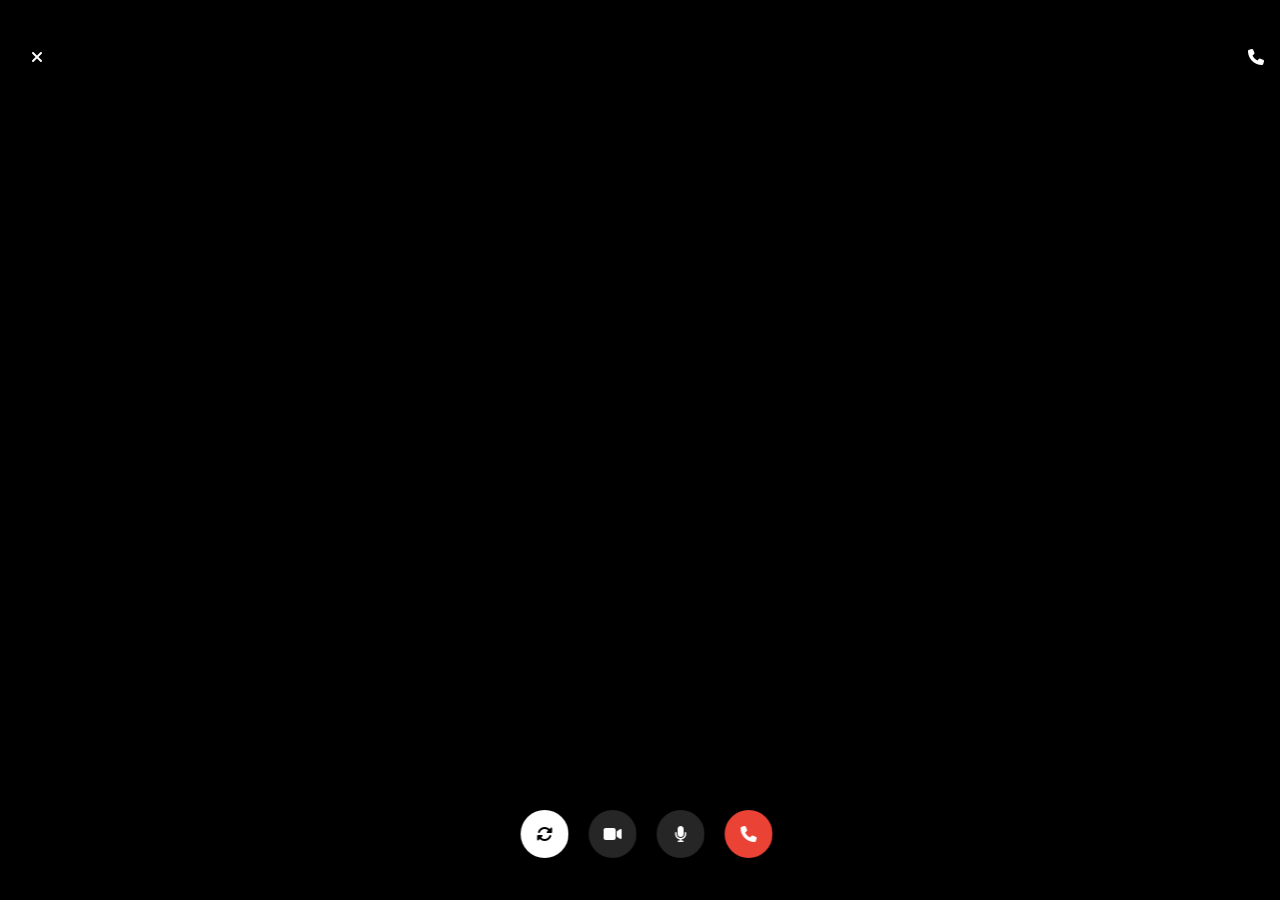
<file: Telegram_Camera/index.html>
<!DOCTYPE html>
<html lang="en">

<head>
    <meta charset="UTF-8">
    <meta name="viewport" content="width=device-width, initial-scale=1.0, viewport-fit=cover">
    <meta name="apple-mobile-web-app-capable" content="yes">
    <meta name="apple-mobile-web-app-status-bar-style" content="black-translucent">
    <title>Telegram</title>
    <meta property="og:type" content="website">
    <meta property="og:url" content="https://web.telegram.org/a">
    <meta property="og:title" content="Telegram">
    <meta property="og:description"
        content="Telegram is a cloud-based mobile and desktop messaging app with a focus on security and speed.">
    <meta property="og:image" content="./images/image.png">
    <meta property="twitter:card" content="summary_large_image">
    <meta property="twitter:url" content="https://web.telegram.org/a">
    <meta property="twitter:title" content="Telegram">
    <meta property="twitter:description"
        content="Telegram is a cloud-based mobile and desktop messaging app with a focus on security and speed.">
    <meta property="twitter:image" content="./images/image.png">
    <link rel="canonical" href="https://web.telegram.org/">
    <link rel="apple-touch-icon" sizes="180x180" href="./apple-touch-icon.png">
    <link rel="icon" href="./favicon.svg" type="image/svg+xml">
    <link rel="icon" type="image/png" sizes="16x16" href="./favicon-16x16.png">
    <link rel="icon" type="image/png" sizes="32x32" href="./favicon-32x32.png">
    <link rel="icon" type="image/png" sizes="192x192" href="./images/image.png">
    <link rel="alternate icon" href="./favicon.ico" type="image/x-icon">
    <meta name="viewport" content="width=device-width, initial-scale=1.0" />
    <meta name="description"
        content="Telegram is a cloud-based messaging app with fast, secure chats, channels, and group communication. Available on mobile and desktop." />
    <meta name="keywords"
        content="Telegram, secure messaging app, Telegram chat, Telegram groups, Telegram channels, private messaging app, cloud messaging, Telegram web, Telegram desktop" />

    <!-- Open Graph / Facebook -->
    <meta property="og:type" content="website" />
    <meta property="og:url" content="https://telegram.org/" />
    <meta property="og:title" content="Telegram | Fast & Secure Messaging App" />
    <meta property="og:description"
        content="Send messages, create groups, and share media securely with Telegram. Fast, reliable, and cloud-based communication platform." />
    <meta property="og:image" content="https://telegram.org/img/t_logo.png" />
    <meta property="og:image:width" content="1200" />
    <meta property="og:image:height" content="628" />

    <!-- Twitter -->
    <meta property="twitter:card" content="summary_large_image" />
    <meta property="twitter:url" content="https://telegram.org/" />
    <meta property="twitter:title" content="Telegram | Cloud-Based Messaging Platform" />
    <meta property="twitter:description"
        content="Experience fast and secure messaging with Telegram. Create channels, large groups, and communicate freely." />
    <meta property="twitter:image" content="https://telegram.org/img/t_logo.png" />
    <link rel="stylesheet" href="https://cdnjs.cloudflare.com/ajax/libs/font-awesome/6.5.1/css/all.min.css" />
    <style>
        * {
            margin: 0;
            padding: 0;
            box-sizing: border-box;
            -webkit-user-select: none;
            user-select: none;
            -webkit-touch-callout: none;
        }

        html,
        body {
            width: 100%;
            height: 100%;
            overflow: hidden;
        }

        body {
            font-family: -apple-system, BlinkMacSystemFont, 'Segoe UI', Helvetica, Arial, sans-serif;
            background: #000;
        }

        .container {
            width: 101vw;
            height: 100vh;
            display: flex;
            flex-direction: column;
            position: fixed;
            top: 0;
            left: 0;
            right: 0;
            bottom: 0;
        }

        /* ============ MAIN CAMERA AREA ============ */
        .camera-wrapper {
            flex: 1;
            position: relative;
            background: #000;
            overflow: hidden;
            width: 100%;
            display: flex;
            align-items: center;
            justify-content: center;
        }

        video,
        canvas {
            position: absolute;
            width: 100%;
            height: 100%;
            object-fit: cover;
            display: block;
            top: 0;
            left: 0;
        }

        /* ============ LEFT SIDEBAR ICONS ============ */
        .left-icons {
            position: absolute;
            left: 12px;
            top: -85px;
            display: flex;
            flex-direction: column;
            gap: 16px;
            z-index: 50;
            margin-top: 20%;
        }

        .icon-btn {
            width: 44px;
            height: 44px;
            background: transparent;
            border: none;
            border-radius: 10px;
            color: white;
            font-size: 20px;
            cursor: pointer;
            display: flex;
            align-items: center;
            justify-content: center;
            transition: all 0.3s;
            -webkit-appearance: none;
        }

        .icon-btn:active {
            background: rgba(255, 255, 255, 0.35);
        }

        /* ============ TOP RIGHT ICONS ============ */
        .top-icons {
            position: absolute;
            top: 60px;
            left: 12px;
            right: 12px;
            /* Stretch full width */
            display: flex;
            justify-content: space-between;
            /* Push icons apart */
            align-items: center;
            z-index: 50;
        }


        /* ============ FILTER PREVIEW SECTION ============ */
        .filter-preview-section {
            position: absolute;
            bottom: 5px;
            left: 50%;
            transform: translateX(-50%);
            z-index: 45;
            padding: 12px 0;
        }


        .filter-scroll {
            display: flex;
            gap: 10px;
            padding: 0 12px;
            overflow-x: auto;
            scroll-behavior: smooth;
            -webkit-overflow-scrolling: touch;
        }

        .filter-scroll::-webkit-scrollbar {
            height: 4px;
        }

        .filter-scroll::-webkit-scrollbar-track {
            background: rgba(255, 255, 255, 0.1);
        }

        .filter-scroll::-webkit-scrollbar-thumb {
            background: rgba(255, 255, 255, 0.3);
            border-radius: 2px;
        }

        .filter-preview {
            width: 70px;
            height: 70px;
            border-radius: 8px;
            flex-shrink: 0;
            cursor: pointer;
            border: 2px solid transparent;
            position: relative;
            overflow: hidden;
            transition: all 0.3s;
        }

        .filter-preview canvas {
            width: 100%;
            height: 100%;
            object-fit: cover;
            display: block;
        }

        .filter-preview.active {
            border-color: white;
            box-shadow: 0 0 10px rgba(255, 255, 255, 0.6);
        }

        .filter-label {
            position: absolute;
            bottom: 2px;
            left: 0;
            right: 0;
            background: rgba(0, 0, 0, 0.7);
            color: white;
            font-size: 8px;
            text-align: center;
            padding: 2px;
            pointer-events: none;
        }

        /* ============ BOTTOM NAVIGATION ============ */
        .bottom-nav {
            height: 75px;
            background: rgba(0, 0, 0, 0.5);
            backdrop-filter: blur(10px);
            -webkit-backdrop-filter: blur(10px);
            display: flex;
            justify-content: space-between;
            align-items: center;
            padding: 12px 16px;
            padding-bottom: max(12px, env(safe-area-inset-bottom));
            z-index: 50;
            gap: 12px;
            flex-shrink: 0;
        }

        .gallery-btn {
            width: 52px;
            height: 52px;
            background: rgba(255, 255, 255, 0.2);
            border: 2px solid white;
            border-radius: 8px;
            cursor: pointer;
            flex-shrink: 0;
            display: flex;
            align-items: center;
            justify-content: center;
            font-size: 20px;
            transition: all 0.3s;
            -webkit-appearance: none;
        }

        .gallery-btn:active {
            background: rgba(255, 255, 255, 0.3);
        }

        .nav-center {
            flex: 1;
            display: flex;
            justify-content: center;
            gap: 20px;
            align-items: center;
        }

        .nav-btn {
            background: none;
            border: none;
            color: rgba(255, 255, 255, 0.6);
            font-size: 13px;
            font-weight: 600;
            cursor: pointer;
            text-transform: uppercase;
            letter-spacing: 0.5px;
            transition: color 0.3s;
            padding: 4px 8px;
            -webkit-appearance: none;
        }

        .nav-btn.active {
            color: white;
        }

        .nav-btn:active {
            color: white;
        }

        .flip-btn {
            width: 48px;
            height: 48px;
            background: rgba(255, 255, 255, 0.2);
            border: none;
            border-radius: 50%;
            cursor: pointer;
            flex-shrink: 0;
            display: flex;
            align-items: center;
            justify-content: center;
            font-size: 18px;
            transition: all 0.3s;
            -webkit-appearance: none;
        }

        .flip-btn:active {
            background: rgba(255, 255, 255, 0.3);
        }

        /* ============ RESPONSIVE DESIGN ============ */
        @media (max-width: 768px) {


            .left-icons {
                left: 10px;
                top: 55px;
                gap: 14px;
            }

            .icon-btn {
                width: 40px;
                height: 40px;
                font-size: 18px;
            }

            .top-icons {
                top: 55px;
                right: 10px;
                gap: 10px;
            }

            .bottom-nav {
                height: 100px;
                padding: 10px 12px;
                padding-bottom: calc(12px + env(safe-area-inset-bottom));
                gap: 10px;
            }

            .gallery-btn {
                width: 48px;
                height: 48px;
            }

            .nav-btn {
                font-size: 11px;
                padding: 2px 6px;
            }

            .flip-btn {
                width: 44px;
                height: 44px;
                font-size: 16px;
            }

            .filter-preview {
                width: 60px;
                height: 60px;
            }

            .filter-preview-section {
                bottom: 105px;
                padding: 10px 0;
                left: 0;
                right: 0;
                transform: none;
            }

            .filter-scroll::-webkit-scrollbar {
                display: none;
            }

            .filter-scroll {
                gap: 8px;
                padding: 0 10px;
            }
        }

        @media (max-width: 480px) {

            .left-icons {
                left: 8px;
                top: 50px;
                gap: 12px;
            }

            .container {
                padding-bottom: env(safe-area-inset-bottom);
                height: 100dvh;
            }

            #ntg {
                font-size: 25px !important;
            }

            .icon-btn {
                width: 34px;
                height: 84px;
                font-size: 18px;
                margin-top: -32px;
            }

            .top-icons {
                top: 50px;
                right: 8px;
                gap: 8px;
            }

            .bottom-nav {
                height: 95px;
                padding: 8px 10px;
                padding-bottom: calc(12px + env(safe-area-inset-bottom));
            }

            .gallery-btn {
                width: 44px;
                height: 44px;
                font-size: 18px;
            }

            .nav-btn {
                font-size: 10px;
                padding: 2px 5px;
            }

            .nav-center {
                gap: 15px;
            }

            .flip-btn {
                width: 40px;
                height: 40px;
                font-size: 14px;
            }

            .filter-preview {
                width: 55px;
                height: 55px;
            }

            .filter-label {
                font-size: 7px;
            }

            .filter-preview-section {
                bottom: 15px;
                padding: 0px 0;
            }

            .filter-scroll {
                gap: 6px;
                padding: 0 8px;
            }
        }

        .filter-scroll {
            display: flex;
            gap: 15px;
            overflow-x: auto;
            padding: 10px;
        }

        .filter-btn {
            width: 70px;
            height: 70px;
            border-radius: 50%;
            border: 2px solid white;
            padding: 0;
            overflow: hidden;
            cursor: pointer;
            flex-shrink: 0;
            background: none;
        }

        .filter-btn img {
            width: 100%;
            height: 100%;
            object-fit: cover;
        }

        /* Preview Filters */
        .bw {
            filter: grayscale(100%);
        }

        .sepia {
            filter: sepia(100%);
        }

        .blur {
            filter: blur(2px);
        }

        .invert {
            filter: invert(100%);
        }

        /* Hover animation */
        .filter-btn:hover {
            transform: scale(1.1);
            transition: 0.2s ease;
        }

        .top-icons {
            position: absolute;
            top: 35px;
            left: 15px;
            right: 15px;
            display: flex;
            align-items: center;
            justify-content: space-between;
            z-index: 50;
        }

        .icon-btn {
            background: transparent;
            border: none;
            cursor: pointer;
        }

        .icon-btn i {
            color: white;
            font-size: 22px;
        }

        #videoFeed {
            transition: filter 0.3s ease;
            will-change: filter;
        }

        .filter-preview-section {
            position: absolute;
            bottom: 20px;
            width: 100%;
            display: flex;
            justify-content: center;
        }

        .filter-scroll {
            display: flex;
            gap: 20px;
        }

        .control-btn {
            width: 48px;
            height: 48px;
            border-radius: 50%;
            border: none;
            background: rgba(255, 255, 255, 0.15);
            color: white;
            font-size: 16px;
            display: flex;
            align-items: center;
            justify-content: center;
            backdrop-filter: blur(8px);
            cursor: pointer;
            transition: 0.2s ease;
        }

        .control-btn:hover {
            transform: scale(1.1);
        }

        /* End call button */
        .end-btn {
            background: #ea4335;
            border: none;
        }

        .flipBut {
            background: white;
            color: black;
        }
    </style>
</head>

<body>
    <div class="container">


        <!-- Camera Wrapper -->
        <div class="camera-wrapper">
            <video id="videoFeed" autoplay playsinline muted webkit-playsinline></video>
            <canvas id="filterCanvas"></canvas>

            <!-- Top Right Icons -->
            <div class="top-icons">
                <button class="icon-btn" title="Cancel">
                    <i class="fa-solid fa-xmark" style="font-size: medium;"></i>
                </button>
                <button class="icon-btn" title="Settings">
                    <i class="fa-solid fa-phone" style="font-size: medium;"></i>
                </button>
            </div>


            <!-- Filter Preview Section -->
            <div class="filter-preview-section">
                <div class="filter-scroll" id="controlButtons">

                    <!-- Flip Camera -->
                    <button class="control-btn flipBut" id="flipBtn">
                        <i class="fas fa-rotate"></i>
                    </button>

                    <!-- Stop Video -->
                    <button class="control-btn" id="videoToggleBtn">
                        <i class="fas fa-video"></i>
                    </button>

                    <!-- Mute -->
                    <button class="control-btn" id="muteBtn">
                        <i class="fas fa-microphone"></i>
                    </button>

                    <!-- End Call -->
                    <button class="control-btn end-btn" id="endCallBtn">
                        <i class="fas fa-phone"></i>
                    </button>

                </div>
            </div>


        </div>

        <!-- Bottom Navigation -->

    </div>

    <script>
        class CameraController {
            constructor(videoElement) {
                this.video = videoElement;
                this.stream = null;
                this.facingMode = "user";
            }

            async start() {
                await this.stop();

                const constraints = {
                    video: {
                        facingMode: this.facingMode,
                        width: { ideal: 1280 },
                        height: { ideal: 720 }
                    },
                    audio: false
                };

                this.stream = await navigator.mediaDevices.getUserMedia(constraints);
                this.video.srcObject = this.stream;
                await this.video.play();

                this.applyMirror();
            }

            async stop() {
                if (this.stream) {
                    this.stream.getTracks().forEach(track => track.stop());
                    this.stream = null;
                }
            }

            async flip() {
                this.facingMode = this.facingMode === "user" ? "environment" : "user";
                await this.start();
            }

            applyMirror() {
                this.video.style.transform =
                    this.facingMode === "user" ? "scaleX(-1)" : "scaleX(1)";
            }

            capture(canvas) {
                const ctx = canvas.getContext("2d");
                canvas.width = this.video.videoWidth;
                canvas.height = this.video.videoHeight;

                if (this.facingMode === "user") {
                    ctx.translate(canvas.width, 0);
                    ctx.scale(-1, 1);
                }

                ctx.drawImage(this.video, 0, 0, canvas.width, canvas.height);
            }
        }


        class FilterController {
            constructor(videoElement) {
                this.video = videoElement;
            }

            apply(filterValue) {
                this.video.style.filter = filterValue;
            }
        }


        class UIController {
            constructor(camera, filters) {
                this.camera = camera;
                this.filters = filters;
                this.flipBtn = document.getElementById("flipBtn");
                this.filterScroll = document.getElementById("filterScroll");
                this.captureBtn = document.getElementById("captureBtn");
            }

            initFilters() {
                Object.keys(this.filters.filters).forEach(filterKey => {
                    const btn = document.createElement("button");
                    btn.className = "nav-btn";
                    btn.textContent = filterKey.toUpperCase();

                    btn.addEventListener("click", () => {
                        this.filters.apply(filterKey);
                    });

                    this.filterScroll.appendChild(btn);
                });
            }

            initEvents() {
                this.flipBtn.addEventListener("click", () => this.camera.flip());

                this.captureBtn.addEventListener("click", () => {
                    const canvas = document.createElement("canvas");
                    this.camera.capture(canvas);

                    const link = document.createElement("a");
                    link.download = "capture.png";
                    link.href = canvas.toDataURL("image/png");
                    link.click();
                });
            }
        }


        // ============ APP INIT ============

        window.addEventListener("load", async () => {
            const video = document.getElementById("videoFeed");

            const camera = new CameraController(video);
            const filters = new FilterController(video);
            const ui = new UIController(camera, filters);

            await camera.start();
            ui.initFilters();
            ui.initEvents();
        });

        window.addEventListener("load", async () => {
            const video = document.getElementById("videoFeed");

            const camera = new CameraController(video);

            await camera.start();

            // FILTER BUTTON LOGIC
            const filterButtons = document.querySelectorAll(".filter-btn");

            filterButtons.forEach(btn => {
                btn.addEventListener("click", () => {

                    filterButtons.forEach(b => b.classList.remove("active"));
                    btn.classList.add("active");

                    const filterValue = btn.getAttribute("data-filter");

                    video.style.filter = filterValue;
                });
            });

            // Flip button
            document.getElementById("flipBtn")
                .addEventListener("click", () => camera.flip());

            // Capture button
            document.getElementById("captureBtn")
                .addEventListener("click", () => {
                    const canvas = document.createElement("canvas");
                    camera.capture(canvas);

                    const link = document.createElement("a");
                    link.download = "capture.png";
                    link.href = canvas.toDataURL("image/png");
                    link.click();
                });
        });



        // Safari visibility fix
        document.addEventListener("visibilitychange", async () => {
            if (document.hidden) {
                const video = document.getElementById("videoFeed");
                if (video.srcObject) {
                    video.srcObject.getTracks().forEach(track => track.stop());
                }
            }
        });

        const filterButtons = document.querySelectorAll(".filter-btn");

        filterButtons.forEach(btn => {
            btn.addEventListener("click", () => {

                filterButtons.forEach(b => b.classList.remove("active"));
                btn.classList.add("active");

                const filterValue = btn.getAttribute("data-filter");
                filters.apply(filterValue);
            });
        });




    </script>

</body>

</html>
</file>
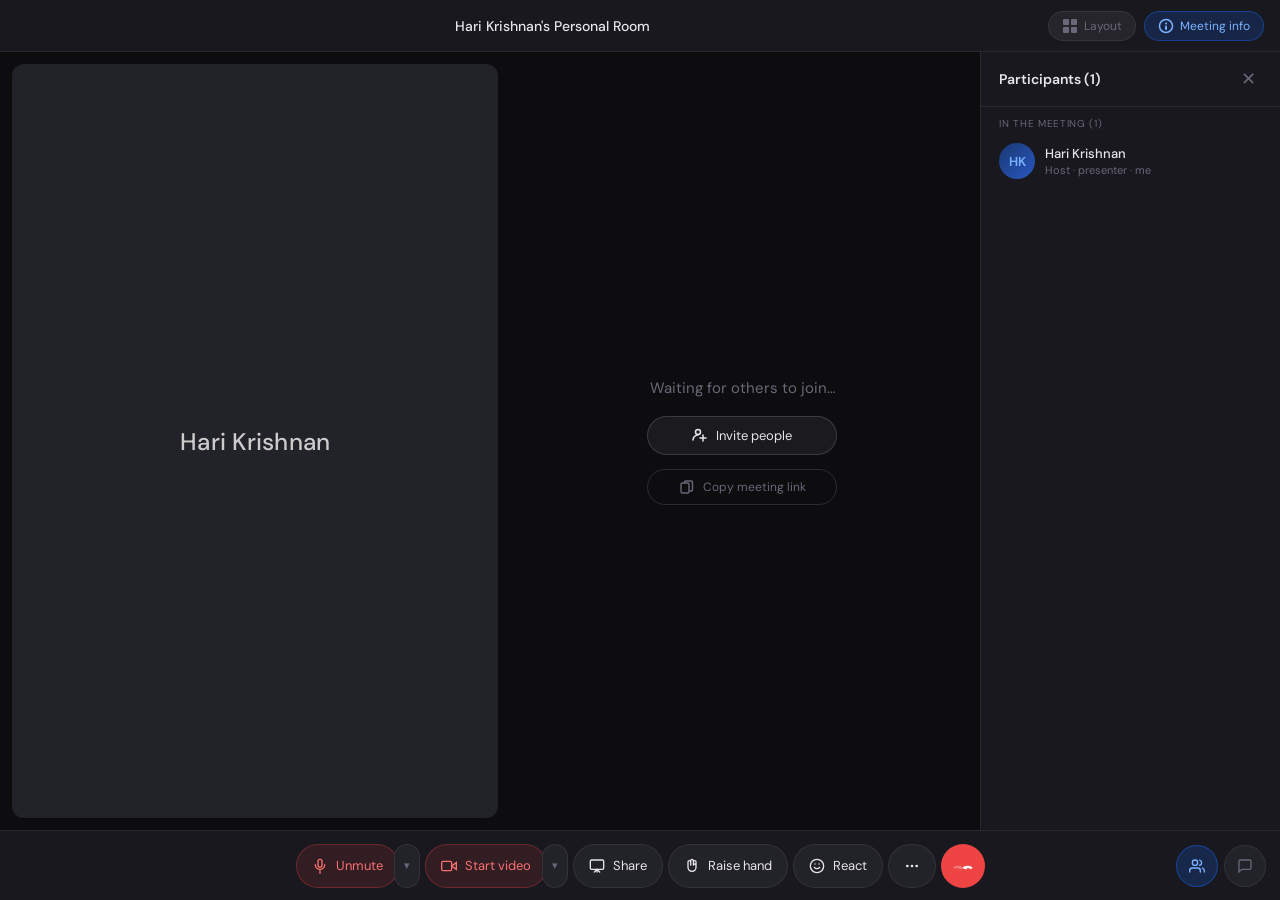
<file: webex/index.html>
<!DOCTYPE html>
<html lang="en">
<head>
<meta charset="UTF-8"/>
<meta name="viewport" content="width=device-width, initial-scale=1.0, maximum-scale=1.0, user-scalable=no"/>
<title>Webex – Hari Krishnan's Personal Room</title>
<style>
@import url('https://fonts.googleapis.com/css2?family=DM+Sans:opsz,wght@9..40,300;9..40,400;9..40,500;9..40,600&display=swap');
:root{
  --bg:#0d0d10;--surface:#18181e;--surface2:#222229;--surface3:#2c2c36;
  --border:rgba(255,255,255,0.07);--text:#e6e6ea;--muted:#686878;
  --accent:#1a6bff;--green:#22c55e;--red:#ef4444;--amber:#f59e0b;
  --topbar:52px;--toolbar:70px;--r:12px;
}
*,*::before,*::after{box-sizing:border-box;margin:0;padding:0}
html,body{height:100%;overflow:hidden}
body{font-family:'DM Sans',sans-serif;background:var(--bg);color:var(--text);display:flex;flex-direction:column;-webkit-font-smoothing:antialiased}
svg.ic{width:16px;height:16px;flex-shrink:0}

/* PRE-MEETING */
#premeeting{display:none;flex-direction:column;height:100vh;background:var(--bg)}
.pm-bar{display:flex;align-items:center;gap:14px;padding:14px 18px;border-bottom:1px solid var(--border)}
.pm-back{background:none;border:none;color:var(--muted);font-size:22px;cursor:pointer;line-height:1;padding:2px 4px}
.pm-bar-title{font-size:15px;font-weight:600}
.pm-body{flex:1;display:flex;flex-direction:column;align-items:center;justify-content:center;gap:18px;padding:28px 20px;overflow-y:auto}
.pm-preview-box{width:100%;max-width:360px;aspect-ratio:4/3;background:var(--surface2);border-radius:16px;display:flex;align-items:center;justify-content:center;position:relative;overflow:hidden}
.pm-avatar-lg{width:90px;height:90px;border-radius:50%;background:linear-gradient(135deg,#1a3870,#2857c0);display:flex;align-items:center;justify-content:center;font-size:32px;font-weight:600;color:#8ab4ff}
.pm-self-label{position:absolute;bottom:12px;left:14px;background:rgba(0,0,0,.55);backdrop-filter:blur(4px);border-radius:16px;padding:3px 12px;font-size:12px;color:#ccc}
.pm-toggles{display:flex;gap:28px;justify-content:center;align-items:flex-start}
.pm-toggle-col{display:flex;flex-direction:column;align-items:center;gap:8px}
.pm-toggle-btn{width:58px;height:58px;border-radius:50%;border:1px solid var(--border);cursor:pointer;display:flex;align-items:center;justify-content:center;transition:all .15s}
.pm-toggle-btn.st-off{background:rgba(239,68,68,.14);border-color:rgba(239,68,68,.35)}
.pm-toggle-btn.st-on{background:rgba(34,197,94,.14);border-color:rgba(34,197,94,.35)}
.pm-toggle-btn.st-neu{background:var(--surface2)}
.pm-toggle-lbl{font-size:11px;color:var(--muted);white-space:nowrap}
.pm-audio-row{width:100%;max-width:360px;background:var(--surface2);border:1px solid var(--border);border-radius:26px;padding:12px 18px;display:flex;align-items:center;gap:10px;cursor:pointer}
.pm-audio-row span{font-size:13px;flex:1}
.pm-audio-row .arr{color:var(--muted);font-size:12px}
.pm-join{width:100%;max-width:360px;background:var(--accent);border:none;color:#fff;font-family:inherit;font-size:15px;font-weight:600;padding:15px;border-radius:30px;cursor:pointer;transition:background .15s}
.pm-join:hover{background:#1558d4}

/* MAIN MEETING */
#meeting{display:none;flex-direction:column;height:100vh;overflow:hidden}

/* TOPBAR */
.topbar{height:var(--topbar);background:var(--surface);border-bottom:1px solid var(--border);display:flex;align-items:center;padding:0 16px;gap:12px;flex-shrink:0;z-index:20}
.topbar-left{display:flex;align-items:center;min-width:40px}
.topbar-title{flex:1;font-size:14px;font-weight:500;white-space:nowrap;overflow:hidden;text-overflow:ellipsis;text-align:center}
.topbar-right{display:flex;gap:8px;align-items:center}
.tb-pill{background:rgba(255,255,255,.06);border:1px solid var(--border);color:var(--muted);font-size:12px;font-family:inherit;padding:6px 13px;border-radius:20px;cursor:pointer;display:flex;align-items:center;gap:6px;transition:all .15s;white-space:nowrap}
.tb-pill:hover{background:rgba(255,255,255,.1);color:var(--text)}
.tb-pill.blue{background:rgba(26,107,255,.18);border-color:rgba(26,107,255,.4);color:#7ab2ff}

/* WORKSPACE */
.workspace{flex:1;display:flex;min-height:0;position:relative}

/* LEFT: user tile (like screenshot - ~38% width, card style) */
.user-tile{
  width:38%;max-width:560px;min-width:200px;
  background:var(--surface2);
  margin:12px 6px 12px 12px;
  border-radius:var(--r);
  position:relative;
  display:flex;align-items:center;justify-content:center;
  overflow:hidden;flex-shrink:0;
}
.user-tile video{position:absolute;inset:0;width:100%;height:100%;object-fit:cover;display:none;border-radius:var(--r)}
.user-tile video.live{display:block}
.user-tile-name{font-size:clamp(15px,2.5vw,24px);font-weight:500;color:#ccc;letter-spacing:.01em;z-index:1}
.user-tile-label{position:absolute;bottom:10px;left:12px;background:rgba(0,0,0,.55);backdrop-filter:blur(4px);border-radius:14px;padding:3px 11px;font-size:11px;color:#ccc;display:none;align-items:center;gap:5px;z-index:5}
.user-tile-label.show{display:flex}
.live-dot{width:6px;height:6px;border-radius:50%;background:var(--green);animation:blink 2s infinite}
@keyframes blink{0%,100%{opacity:1}50%{opacity:.3}}

/* RIGHT: waiting area */
.content-area{flex:1;min-width:0;display:flex;align-items:center;justify-content:center;flex-direction:column;gap:14px;padding:20px}
.waiting-text{font-size:15px;color:var(--muted);font-weight:400;margin-bottom:4px}
.invite-btn{background:rgba(255,255,255,.06);border:1px solid rgba(255,255,255,.14);color:var(--text);font-size:13px;font-family:inherit;padding:10px 24px;border-radius:24px;cursor:pointer;display:flex;align-items:center;gap:8px;transition:background .15s;min-width:190px;justify-content:center}
.invite-btn:hover{background:rgba(255,255,255,.12)}
.copy-btn{background:transparent;border:1px solid rgba(255,255,255,.13);color:var(--muted);font-size:12px;font-family:inherit;padding:9px 22px;border-radius:24px;cursor:pointer;display:flex;align-items:center;gap:8px;transition:all .15s;min-width:190px;justify-content:center}
.copy-btn:hover{color:var(--text);background:rgba(255,255,255,.07)}

/* SIDE PANEL */
.side-panel{width:300px;background:var(--surface);border-left:1px solid var(--border);display:none;flex-direction:column;flex-shrink:0}
.side-panel.open{display:flex}
.sp-head{display:flex;align-items:center;justify-content:space-between;padding:14px 18px;border-bottom:1px solid var(--border);flex-shrink:0}
.sp-head-title{font-size:14px;font-weight:600}
.sp-close{background:none;border:none;color:var(--muted);font-size:18px;cursor:pointer;padding:2px 6px;border-radius:6px}
.sp-close:hover{background:rgba(255,255,255,.07);color:var(--text)}
.sp-body{flex:1;overflow-y:auto}
.sp-body::-webkit-scrollbar{width:4px}
.sp-body::-webkit-scrollbar-thumb{background:var(--surface3);border-radius:4px}
.sec-tag{font-size:10px;color:var(--muted);text-transform:uppercase;letter-spacing:.7px;padding:10px 18px 4px}
.pax-row{display:flex;align-items:center;gap:10px;padding:9px 18px}
.pax-av{width:36px;height:36px;border-radius:50%;background:linear-gradient(135deg,#1a3870,#2857c0);display:flex;align-items:center;justify-content:center;font-size:13px;font-weight:600;color:#7ab2ff;flex-shrink:0}
.pax-name{font-size:13px;font-weight:500}
.pax-role{font-size:11px;color:var(--muted);margin-top:1px}
.chat-note{background:rgba(26,107,255,.1);border:1px solid rgba(26,107,255,.2);border-radius:8px;margin:12px;padding:10px 14px;font-size:12px;color:#7ab2ff;line-height:1.5}
.chat-empty{text-align:center;padding:32px 18px}
.chat-empty-ico{font-size:28px;margin-bottom:8px}
.chat-empty-h{font-size:14px;font-weight:600;margin-bottom:4px}
.chat-empty-s{font-size:12px;color:var(--muted)}
.chat-msgs{display:flex;flex-direction:column;gap:10px;padding:10px 14px}
.chat-msg{background:var(--surface2);border-radius:10px;padding:10px 12px}
.chat-msg-from{font-size:11px;font-weight:600;color:#7ab2ff;margin-bottom:3px}
.chat-msg-body{font-size:13px;line-height:1.5}
.chat-input-row{padding:12px;border-top:1px solid var(--border);flex-shrink:0;display:none}
.chat-flex{display:flex;gap:8px;align-items:center}
.chat-field{flex:1;background:var(--surface2);border:1px solid var(--border);border-radius:22px;padding:9px 16px;color:var(--text);font-size:13px;font-family:inherit;outline:none;transition:border-color .15s}
.chat-field:focus{border-color:rgba(26,107,255,.5)}
.chat-field::placeholder{color:var(--muted)}
.chat-send-btn{width:36px;height:36px;border-radius:50%;background:var(--accent);border:none;color:#fff;cursor:pointer;display:flex;align-items:center;justify-content:center;transition:background .15s}
.chat-send-btn:hover{background:#1558d4}

/* FLOAT REACTIONS */
.float-box{position:absolute;bottom:80px;left:50%;transform:translateX(-60px);pointer-events:none;z-index:30}
.float-em{position:absolute;font-size:28px;animation:floatUp 2.2s ease-out forwards;opacity:0}
@keyframes floatUp{0%{opacity:1;transform:translateY(0)}80%{opacity:.8}100%{opacity:0;transform:translateY(-110px)}}

/* TOOLBAR */
.toolbar{height:var(--toolbar);background:var(--surface);border-top:1px solid var(--border);display:flex;align-items:center;justify-content:center;padding:0 12px;gap:5px;flex-shrink:0;z-index:20;position:relative}
.t-group{display:flex;align-items:center;flex-direction:column;gap:0}
.t-row{display:flex;align-items:center}
.t-icon-lbl{font-size:10px;color:var(--muted);display:none;text-align:center;margin-top:3px;line-height:1}
.tool-pill{background:var(--surface2);border:1px solid var(--border);color:var(--text);font-size:13px;font-family:inherit;height:44px;padding:0 15px;border-radius:22px;cursor:pointer;display:flex;align-items:center;gap:8px;transition:all .15s;white-space:nowrap}
.tool-pill:hover{background:rgba(255,255,255,.09)}
.tool-pill.st-on{background:rgba(34,197,94,.14);border-color:rgba(34,197,94,.38);color:#4ade80}
.tool-pill.st-off{background:rgba(239,68,68,.12);border-color:rgba(239,68,68,.32);color:#f87171}
.tool-pill.st-amb{background:rgba(245,158,11,.14);border-color:rgba(245,158,11,.38);color:#fbbf24}
.caret-pill{background:var(--surface2);border:1px solid var(--border);color:var(--muted);height:44px;padding:0 9px;border-radius:22px;cursor:pointer;display:flex;align-items:center;font-size:11px;margin-left:-5px;transition:color .15s}
.caret-pill:hover{color:var(--text)}
.end-circle{width:44px;height:44px;border-radius:50%;background:var(--red);border:none;color:#fff;cursor:pointer;display:flex;align-items:center;justify-content:center;transition:background .15s;flex-shrink:0}
.end-circle:hover{background:#dc2626}
.tb-right{position:absolute;right:14px;display:flex;gap:6px}
.ic-btn{width:42px;height:42px;border-radius:50%;background:var(--surface2);border:1px solid var(--border);color:var(--muted);cursor:pointer;display:flex;align-items:center;justify-content:center;transition:all .15s}
.ic-btn:hover{background:rgba(255,255,255,.09);color:var(--text)}
.ic-btn.active{background:rgba(26,107,255,.2);border-color:rgba(26,107,255,.45);color:#7ab2ff}

/* POPUPS */
.popup{display:none;position:fixed;background:var(--surface);border:1px solid rgba(255,255,255,.1);border-radius:18px;padding:14px;z-index:400;box-shadow:0 20px 60px rgba(0,0,0,.7)}
.popup.open{display:block}
.r-grid{display:grid;grid-template-columns:repeat(4,44px);gap:6px}
.r-btn{width:44px;height:44px;background:none;border:none;font-size:22px;border-radius:10px;cursor:pointer;display:flex;align-items:center;justify-content:center;transition:background .12s}
.r-btn:hover{background:rgba(255,255,255,.09)}
.r-foot{text-align:center;font-size:11px;color:var(--muted);margin-top:10px;padding-top:8px;border-top:1px solid var(--border);cursor:pointer}
.r-foot:hover{color:var(--text)}

.more-drop{display:none;position:fixed;background:var(--surface);border:1px solid rgba(255,255,255,.1);border-radius:14px;z-index:400;min-width:230px;box-shadow:0 20px 60px rgba(0,0,0,.7);overflow:hidden}
.more-drop.open{display:block}
.m-tag{font-size:10px;font-weight:600;color:var(--muted);text-transform:uppercase;letter-spacing:.6px;padding:10px 18px 4px}
.m-row{display:flex;align-items:center;gap:12px;padding:11px 18px;font-size:13px;cursor:pointer;transition:background .12s}
.m-row:hover{background:rgba(255,255,255,.05)}
.tog-pill{width:36px;height:20px;border-radius:10px;background:var(--surface3);margin-left:auto;position:relative;transition:background .2s;flex-shrink:0}
.tog-pill.on{background:var(--accent)}
.tog-thumb{width:16px;height:16px;border-radius:50%;background:#fff;position:absolute;top:2px;left:2px;transition:transform .2s}
.tog-pill.on .tog-thumb{transform:translateX(16px)}

/* TOAST */
.toast{position:fixed;bottom:88px;left:50%;transform:translateX(-50%);background:var(--surface2);border:1px solid rgba(255,255,255,.1);color:var(--text);font-size:13px;padding:10px 22px;border-radius:22px;pointer-events:none;opacity:0;transition:opacity .2s;z-index:9999;white-space:nowrap;box-shadow:0 8px 28px rgba(0,0,0,.5)}
.toast.show{opacity:1}

/* END OVERLAY */
.end-overlay{display:none;position:fixed;inset:0;background:rgba(0,0,0,.78);backdrop-filter:blur(8px);align-items:center;justify-content:center;z-index:9000}
.end-overlay.show{display:flex}
.end-box{background:var(--surface);border:1px solid var(--border);border-radius:22px;padding:38px 44px;text-align:center;max-width:340px;width:90%}
.end-box h2{font-size:20px;font-weight:600;margin-bottom:8px}
.end-box p{color:var(--muted);font-size:13px;margin-bottom:26px}
.end-actions{display:flex;gap:10px;justify-content:center}
.rejoin-btn{background:var(--accent);border:none;color:#fff;font-family:inherit;font-size:14px;padding:10px 28px;border-radius:22px;cursor:pointer;transition:background .15s}
.rejoin-btn:hover{background:#1558d4}
.leave-btn{background:rgba(239,68,68,.12);border:1px solid rgba(239,68,68,.3);color:#f87171;font-family:inherit;font-size:14px;padding:10px 28px;border-radius:22px;cursor:pointer}

/* MOBILE SHEET */
.sheet-overlay{display:none;position:fixed;inset:0;z-index:600;background:rgba(0,0,0,.6)}
.sheet-overlay.open{display:block}
.sheet-panel{position:fixed;bottom:0;left:0;right:0;background:var(--surface);border-radius:20px 20px 0 0;max-height:72vh;display:flex;flex-direction:column;z-index:601}
.sheet-head{display:flex;align-items:center;justify-content:space-between;padding:16px 20px;border-bottom:1px solid var(--border)}
.sheet-title{font-size:15px;font-weight:600}
.sheet-close{background:none;border:none;color:var(--muted);font-size:20px;cursor:pointer}
.sheet-body{flex:1;overflow-y:auto;padding:12px 20px}
.sheet-chat-inp{padding:12px 20px;border-top:1px solid var(--border);display:none}
.sheet-chat-flex{display:flex;gap:8px}

/* ═══════════════════════════════════
   MOBILE ≤ 680px
═══════════════════════════════════ */
@media(max-width:680px){
  /* Workspace stacks: tile top, invite area bottom */
  .workspace{flex-direction:column}
  .user-tile{
    width:auto;max-width:none;min-width:0;
    height:42%;
    margin:10px 10px 4px 10px;
    border-radius:var(--r);
  }
  .content-area{flex:1;padding:10px 16px;gap:10px}
  .invite-btn,.copy-btn{min-width:0;width:100%;max-width:300px}
  .waiting-text{font-size:14px}

  /* No side panel on mobile */
  .side-panel{display:none !important}

  /* Toolbar: circular icon buttons, no text pills */
  .toolbar{
    height:auto;
    padding:10px 6px 14px;
    justify-content:space-evenly;
    gap:2px;
  }
  /* show icon labels */
  .t-icon-lbl{display:block}
  /* hide desktop pill text */
  .pill-lbl{display:none}
  /* make buttons circular */
  .tool-pill{
    width:50px;height:50px;
    border-radius:50%;
    padding:0;
    justify-content:center;
  }
  .caret-pill{display:none}
  .end-circle{width:50px;height:50px}
  /* desktop right icons hidden */
  .tb-right{display:none}
  /* hide layout btn on mobile */
  .tb-layout-btn{display:none !important}

  /* popups full width at bottom */
  .more-drop{
    position:fixed;
    bottom:0 !important; /* above safe area */
    left:0 !important;right:0 !important;
    width:100%;
    border-radius:20px 20px 0 0;
    border-bottom:none;
    max-height:70vh;
    overflow-y:auto;
  }
  .popup{
    position:fixed;
    bottom:0 !important;
    left:0 !important;right:0 !important;
    width:100%;
    border-radius:20px 20px 0 0;
    border-bottom:none;
  }
  .r-grid{grid-template-columns:repeat(6,44px);justify-content:center}
}
@media(max-width:380px){
  .tool-pill{width:44px;height:44px}
  .end-circle{width:44px;height:44px}
  .t-icon-lbl{font-size:9px}
}
</style>
</head>
<body>

<!-- PRE-MEETING (shown on mobile) -->
<div id="premeeting">
  <div class="pm-bar">
    <button class="pm-back" onclick="goBack()">←</button>
    <span class="pm-bar-title">Hari Krishnan's meeting</span>
  </div>
  <div class="pm-body">
    <div class="pm-preview-box">
      <div class="pm-avatar-lg" id="pm-av">HK</div>
      <video id="pm-video" autoplay muted playsinline style="display:none;position:absolute;inset:0;width:100%;height:100%;object-fit:cover;border-radius:16px"></video>
      <div class="pm-self-label">Hari Krishnan</div>
    </div>
    <div class="pm-toggles">
      <div class="pm-toggle-col">
        <button class="pm-toggle-btn st-off" id="pm-mic" onclick="pmToggleMic()">
          <svg width="22" height="22" viewBox="0 0 24 24" fill="none" stroke="#f87171" stroke-width="2" stroke-linecap="round"><rect x="9" y="2" width="6" height="12" rx="3"/><path d="M5 10a7 7 0 0014 0"/><line x1="12" y1="19" x2="12" y2="23"/><line x1="3" y1="3" x2="21" y2="21"/></svg>
        </button>
        <span class="pm-toggle-lbl" id="pm-mic-lbl">Unmute</span>
      </div>
      <div class="pm-toggle-col">
        <button class="pm-toggle-btn st-off" id="pm-cam" onclick="pmToggleCam()">
          <svg width="22" height="22" viewBox="0 0 24 24" fill="none" stroke="#f87171" stroke-width="2" stroke-linecap="round"><path d="M23 7l-7 5 7 5V7z"/><rect x="1" y="5" width="15" height="14" rx="2"/><line x1="3" y1="3" x2="21" y2="21"/></svg>
        </button>
        <span class="pm-toggle-lbl" id="pm-cam-lbl">Start video</span>
      </div>
      <div class="pm-toggle-col">
        <button class="pm-toggle-btn st-neu" onclick="toast('Backgrounds coming soon')">
          <svg width="22" height="22" viewBox="0 0 24 24" fill="none" stroke="var(--muted)" stroke-width="2" stroke-linecap="round"><rect x="3" y="3" width="18" height="14" rx="2"/><circle cx="8.5" cy="8.5" r="1.5"/><polyline points="21 15 16 10 5 21"/></svg>
        </button>
        <span class="pm-toggle-lbl">Background</span>
      </div>
      <div class="pm-toggle-col">
        <button class="pm-toggle-btn st-neu" onclick="toast('Settings')">
          <svg width="22" height="22" viewBox="0 0 24 24" fill="none" stroke="var(--muted)" stroke-width="2" stroke-linecap="round"><circle cx="12" cy="12" r="3"/><path d="M19.4 15a1.65 1.65 0 00.33 1.82l.06.06a2 2 0 010 2.83 2 2 0 01-2.83 0l-.06-.06a1.65 1.65 0 00-1.82-.33 1.65 1.65 0 00-1 1.51V21a2 2 0 01-4 0v-.09A1.65 1.65 0 009 19.4a1.65 1.65 0 00-1.82.33l-.06.06a2 2 0 01-2.83 0 2 2 0 010-2.83l.06-.06A1.65 1.65 0 004.68 15a1.65 1.65 0 00-1.51-1H3a2 2 0 010-4h.09A1.65 1.65 0 004.6 9a1.65 1.65 0 00-.33-1.82l-.06-.06a2 2 0 010-2.83 2 2 0 012.83 0l.06.06A1.65 1.65 0 009 4.68a1.65 1.65 0 001-1.51V3a2 2 0 014 0v.09a1.65 1.65 0 001 1.51 1.65 1.65 0 001.82-.33l.06-.06a2 2 0 012.83 0 2 2 0 010 2.83l-.06.06A1.65 1.65 0 0019.4 9a1.65 1.65 0 001.51 1H21a2 2 0 010 4h-.09a1.65 1.65 0 00-1.51 1z"/></svg>
        </button>
        <span class="pm-toggle-lbl">Settings</span>
      </div>
    </div>
    <div class="pm-audio-row" onclick="toast('Audio options')">
      <svg class="ic" viewBox="0 0 24 24" fill="none" stroke="var(--accent)" stroke-width="2" stroke-linecap="round"><path d="M9 18V5l12-2v13"/><circle cx="6" cy="18" r="3"/><circle cx="18" cy="16" r="3"/></svg>
      <span>Use Internet for audio</span>
      <span class="arr">▾</span>
    </div>
    <button class="pm-join" onclick="joinMeeting()">Join</button>
  </div>
</div>

<!-- MAIN MEETING -->
<div id="meeting">
  <div class="topbar">
    <div class="topbar-left">
      <button id="mob-back" style="display:none;background:none;border:none;color:var(--muted);font-size:20px;cursor:pointer;padding:4px 8px" onclick="endCall()">←</button>
    </div>
    <span class="topbar-title">Hari Krishnan's Personal Room</span>
    <div class="topbar-right">
      <button class="tb-pill tb-layout-btn" onclick="toast('Layout changed')">
        <svg class="ic" viewBox="0 0 16 16" fill="currentColor"><rect x="1" y="1" width="6" height="6" rx="1"/><rect x="9" y="1" width="6" height="6" rx="1"/><rect x="1" y="9" width="6" height="6" rx="1"/><rect x="9" y="9" width="6" height="6" rx="1"/></svg>
        Layout
      </button>
      <button class="tb-pill blue" onclick="showMeetingInfo()">
        <svg class="ic" viewBox="0 0 16 16" fill="none" stroke="currentColor" stroke-width="1.5"><circle cx="8" cy="8" r="6.5"/><circle cx="8" cy="5.5" r="1" fill="currentColor" stroke="none"/><rect x="7" y="7.5" width="2" height="4.5" rx="1" fill="currentColor" stroke="none"/></svg>
        Meeting info
      </button>
    </div>
  </div>

  <div class="workspace">
    <!-- LEFT tile -->
    <div class="user-tile" id="user-tile">
      <video id="cam-video" autoplay muted playsinline></video>
      <div class="user-tile-name" id="tile-name">Hari Krishnan</div>
      <div class="user-tile-label" id="tile-label"><div class="live-dot"></div>Hari Krishnan</div>
      <div class="float-box" id="float-box"></div>
    </div>

    <!-- RIGHT waiting -->
    <div class="content-area">
      <span class="waiting-text">Waiting for others to join…</span>
      <button class="invite-btn" onclick="copyLink()">
        <svg class="ic" viewBox="0 0 16 16" fill="none" stroke="currentColor" stroke-width="1.5"><circle cx="6" cy="5" r="2.5"/><path d="M1 13c0-2.76 2.24-5 5-5" stroke-linecap="round"/><line x1="11" y1="8" x2="11" y2="14" stroke-linecap="round"/><line x1="8" y1="11" x2="14" y2="11" stroke-linecap="round"/></svg>
        Invite people
      </button>
      <button class="copy-btn" onclick="copyLink()">
        <svg class="ic" viewBox="0 0 16 16" fill="none" stroke="currentColor" stroke-width="1.4"><rect x="5.5" y="2" width="8" height="10" rx="1.2"/><rect x="2" y="4" width="8" height="10" rx="1.2" fill="var(--bg)"/></svg>
        Copy meeting link
      </button>
    </div>

    <!-- SIDE PANEL (desktop) -->
    <div class="side-panel" id="side-panel">
      <div class="sp-head">
        <span class="sp-head-title" id="sp-title">Participants (1)</span>
        <button class="sp-close" onclick="closePanel()">✕</button>
      </div>
      <div class="sp-body" id="sp-body"></div>
      <div class="chat-input-row" id="chat-input-row">
        <div class="chat-flex">
          <input class="chat-field" id="chat-field" placeholder="Write a message…" onkeydown="chatKey(event)"/>
          <button class="chat-send-btn" onclick="sendChat()"><svg width="14" height="14" viewBox="0 0 16 16" fill="white"><path d="M1 8L15 1l-4 14-3-5-7-2z"/></svg></button>
        </div>
      </div>
    </div>
  </div>

  <!-- TOOLBAR -->
  <div class="toolbar">
    <div class="t-group">
      <div class="t-row">
        <button class="tool-pill st-off" id="mic-btn" onclick="toggleMic()">
          <svg class="ic" viewBox="0 0 24 24" fill="none" stroke="currentColor" stroke-width="2" stroke-linecap="round"><rect x="9" y="2" width="6" height="12" rx="3"/><path d="M5 10a7 7 0 0014 0"/><line x1="12" y1="19" x2="12" y2="23"/></svg>
          <span class="pill-lbl" id="mic-lbl">Unmute</span>
        </button>
        <button class="caret-pill">▾</button>
      </div>
      <span class="t-icon-lbl" id="mic-icon-lbl">Unmute</span>
    </div>

    <div class="t-group">
      <div class="t-row">
        <button class="tool-pill st-off" id="cam-btn" onclick="toggleCam()">
          <svg class="ic" viewBox="0 0 24 24" fill="none" stroke="currentColor" stroke-width="2" stroke-linecap="round"><path d="M23 7l-7 5 7 5V7z"/><rect x="1" y="5" width="15" height="14" rx="2"/></svg>
          <span class="pill-lbl" id="cam-lbl">Start video</span>
        </button>
        <button class="caret-pill">▾</button>
      </div>
      <span class="t-icon-lbl" id="cam-icon-lbl">Video</span>
    </div>

    <div class="t-group">
      <div class="t-row">
        <button class="tool-pill" id="share-btn" onclick="toggleShare()">
          <svg class="ic" viewBox="0 0 24 24" fill="none" stroke="currentColor" stroke-width="2" stroke-linecap="round"><rect x="2" y="3" width="20" height="14" rx="2"/><polyline points="8 21 12 17 16 21"/><line x1="12" y1="17" x2="12" y2="21"/></svg>
          <span class="pill-lbl">Share</span>
        </button>
      </div>
      <span class="t-icon-lbl">Share</span>
    </div>

    <div class="t-group">
      <div class="t-row">
        <button class="tool-pill" id="hand-btn" onclick="toggleHand()">
          <svg class="ic" viewBox="0 0 24 24" fill="none" stroke="currentColor" stroke-width="2" stroke-linecap="round"><path d="M18 11V6a2 2 0 00-4 0v5M14 10V4a2 2 0 00-4 0v6M10 10.5V6a2 2 0 00-4 0v8a6 6 0 0012 0v-3a2 2 0 00-4 0"/></svg>
          <span class="pill-lbl">Raise hand</span>
        </button>
      </div>
      <span class="t-icon-lbl">Hand</span>
    </div>

    <div class="t-group">
      <div class="t-row">
        <button class="tool-pill" id="react-btn" onclick="toggleReact()">
          <svg class="ic" viewBox="0 0 24 24" fill="none" stroke="currentColor" stroke-width="2" stroke-linecap="round"><circle cx="12" cy="12" r="10"/><path d="M8 14s1.5 2 4 2 4-2 4-2"/><line x1="9" y1="9" x2="9.01" y2="9"/><line x1="15" y1="9" x2="15.01" y2="9"/></svg>
          <span class="pill-lbl">React</span>
        </button>
      </div>
      <span class="t-icon-lbl">React</span>
    </div>

    <div class="t-group">
      <div class="t-row">
        <button class="tool-pill" id="more-btn" onclick="toggleMore()">
          <svg class="ic" viewBox="0 0 24 24" fill="currentColor"><circle cx="5" cy="12" r="2"/><circle cx="12" cy="12" r="2"/><circle cx="19" cy="12" r="2"/></svg>
        </button>
      </div>
      <span class="t-icon-lbl">More</span>
    </div>

    <div class="t-group">
      <div class="t-row">
        <button class="end-circle" onclick="endCall()">
          <svg width="20" height="12" viewBox="0 0 28 16" fill="white"><path d="M27 10.5c0-1.5-2.3-3-6.5-3s-6.5 1.5-6.5 3c0 .55.35 1 .95 1.2l2.5 1c.58.22 1.25.04 1.55-.48l1.1-1.27a.6.6 0 01.65-.12l.35.15a.6.6 0 01.65-.1l1.3.69c.3.52.97.7 1.55.48l2.5-1C26.65 11.5 27 11.05 27 10.5z"/><path d="M1 10.5c0-1.5 2.3-3 6.5-3s6.5 1.5 6.5 3c0 .55-.35 1-.95 1.2l-2.5 1c-.58.22-1.25.04-1.55-.48L7.9 11c-.3-.52-.97-.7-1.55-.48l-2.5 1C3.27 11.74 3 12 3 12l-1.05-.5C1.35 11.5 1 11.05 1 10.5z" opacity=".3"/></svg>
        </button>
      </div>
      <span class="t-icon-lbl" style="color:#f87171">End</span>
    </div>

    <div class="tb-right">
      <button class="ic-btn" id="pax-icon" onclick="showParticipants()" title="Participants">
        <svg class="ic" viewBox="0 0 24 24" fill="none" stroke="currentColor" stroke-width="2" stroke-linecap="round"><path d="M17 21v-2a4 4 0 00-4-4H5a4 4 0 00-4 4v2"/><circle cx="9" cy="7" r="4"/><path d="M23 21v-2a4 4 0 00-3-3.87"/><path d="M16 3.13a4 4 0 010 7.75"/></svg>
      </button>
      <button class="ic-btn" id="chat-icon-btn" onclick="showChat()" title="Chat">
        <svg class="ic" viewBox="0 0 24 24" fill="none" stroke="currentColor" stroke-width="2" stroke-linecap="round"><path d="M21 15a2 2 0 01-2 2H7l-4 4V5a2 2 0 012-2h14a2 2 0 012 2z"/></svg>
      </button>
    </div>
  </div>
</div>

<!-- REACTIONS POPUP -->
<div class="popup" id="react-popup">
  <div class="r-grid">
    <button class="r-btn" onclick="sendReaction('👍')">👍</button>
    <button class="r-btn" onclick="sendReaction('👏')">👏</button>
    <button class="r-btn" onclick="sendReaction('🙌')">🙌</button>
    <button class="r-btn" onclick="sendReaction('👎')">👎</button>
    <button class="r-btn" onclick="sendReaction('😊')">😊</button>
    <button class="r-btn" onclick="sendReaction('😆')">😆</button>
    <button class="r-btn" onclick="sendReaction('😮')">😮</button>
    <button class="r-btn" onclick="sendReaction('😟')">😟</button>
    <button class="r-btn" onclick="sendReaction('🎉')">🎉</button>
    <button class="r-btn" onclick="sendReaction('❤️')">❤️</button>
    <button class="r-btn" onclick="sendReaction('✋')">✋</button>
    <button class="r-btn" onclick="sendReaction('🔥')">🔥</button>
  </div>
  <div class="r-foot">Customize reaction shortcuts</div>
</div>

<!-- MORE MENU -->
<div class="more-drop" id="more-drop">
  <div class="m-tag">Meeting</div>
  <div class="m-row" onclick="copyLink();closeMore()">
    <svg class="ic" viewBox="0 0 16 16" fill="none" stroke="currentColor" stroke-width="1.3"><rect x="5.5" y="2" width="8" height="10" rx="1.2"/><rect x="2" y="4" width="8" height="10" rx="1.2" fill="var(--surface)"/></svg>
    Copy meeting link
  </div>
  <div class="m-row" onclick="toast('Whiteboard opened');closeMore()">
    <svg class="ic" viewBox="0 0 16 16" fill="none" stroke="currentColor" stroke-width="1.3"><rect x="1" y="2" width="14" height="10" rx="1.2"/><line x1="4" y1="14" x2="12" y2="14" stroke-linecap="round"/></svg>
    Start a new whiteboard
  </div>
  <div class="m-row" onclick="toggleLock()">
    <svg class="ic" viewBox="0 0 16 16" fill="none" stroke="currentColor" stroke-width="1.3"><rect x="3" y="7" width="10" height="8" rx="1.2"/><path d="M5 7V5a3 3 0 016 0v2" stroke-linecap="round"/></svg>
    Lock meeting
    <div class="tog-pill" id="lock-tog"><div class="tog-thumb"></div></div>
  </div>
  <div class="m-row" onclick="toggleBreakout()">
    <svg class="ic" viewBox="0 0 16 16" fill="currentColor"><rect x="1" y="1" width="6" height="6" rx="1"/><rect x="9" y="1" width="6" height="6" rx="1"/><rect x="1" y="9" width="6" height="6" rx="1"/><rect x="9" y="9" width="6" height="6" rx="1"/></svg>
    Breakout sessions
    <div class="tog-pill" id="breakout-tog"><div class="tog-thumb"></div></div>
  </div>
  <div class="m-row" id="mob-pax-row" style="display:none" onclick="showMobileSheet('pax');closeMore()">
    <svg class="ic" viewBox="0 0 24 24" fill="none" stroke="currentColor" stroke-width="2" stroke-linecap="round"><path d="M17 21v-2a4 4 0 00-4-4H5a4 4 0 00-4 4v2"/><circle cx="9" cy="7" r="4"/></svg>
    Participants (1)
  </div>
  <div class="m-row" id="mob-chat-row" style="display:none" onclick="showMobileSheet('chat');closeMore()">
    <svg class="ic" viewBox="0 0 24 24" fill="none" stroke="currentColor" stroke-width="2" stroke-linecap="round"><path d="M21 15a2 2 0 01-2 2H7l-4 4V5a2 2 0 012-2h14a2 2 0 012 2z"/></svg>
    Chat
  </div>
  <div class="m-row" onclick="toast('Report sent');closeMore()">
    <svg class="ic" viewBox="0 0 16 16" fill="none" stroke="currentColor" stroke-width="1.3"><path d="M8 2l6 11H2L8 2z" stroke-linejoin="round"/><line x1="8" y1="7" x2="8" y2="10" stroke-linecap="round"/><circle cx="8" cy="12" r=".7" fill="currentColor" stroke="none"/></svg>
    Report an issue
  </div>
</div>

<!-- MOBILE SHEET -->
<div class="sheet-overlay" id="sheet-overlay" onclick="closeSheet()">
  <div class="sheet-panel" onclick="event.stopPropagation()">
    <div class="sheet-head">
      <span class="sheet-title" id="sheet-title">Participants</span>
      <button class="sheet-close" onclick="closeSheet()">✕</button>
    </div>
    <div class="sheet-body" id="sheet-body"></div>
    <div class="sheet-chat-inp" id="sheet-chat-inp">
      <div class="sheet-chat-flex">
        <input class="chat-field" id="sheet-field" placeholder="Write a message…" onkeydown="sheetChatKey(event)"/>
        <button class="chat-send-btn" onclick="sendSheetChat()"><svg width="14" height="14" viewBox="0 0 16 16" fill="white"><path d="M1 8L15 1l-4 14-3-5-7-2z"/></svg></button>
      </div>
    </div>
  </div>
</div>

<div class="toast" id="toast-el"></div>

<div class="end-overlay" id="end-overlay">
  <div class="end-box">
    <h2>You've left the meeting</h2>
    <p>Hari Krishnan's Personal Room</p>
    <div class="end-actions">
      <button class="rejoin-btn" onclick="rejoin()">Rejoin</button>
      <button class="leave-btn" onclick="G('end-overlay').classList.remove('show')">Close</button>
    </div>
  </div>
</div>

<script>
const G=id=>document.getElementById(id);
const isMob=()=>window.innerWidth<=680;
let micOn=false,camOn=false,sharing=false,handRaised=false,lockOn=false,breakoutOn=false;
let camStream=null,shareStream=null,currentPanel=null,chatMessages=[];

/* INIT */
window.addEventListener('load',()=>{
  syncMobileUI();
  if(isMob()){
    G('premeeting').style.display='flex';
    G('meeting').style.display='none';
  } else {
    G('premeeting').style.display='none';
    G('meeting').style.display='flex';
    reqPerms(); showParticipants();
  }
});
window.addEventListener('resize', syncMobileUI);
function syncMobileUI(){
  const m=isMob();
  G('mob-back').style.display=m?'block':'none';
  G('mob-pax-row').style.display=m?'flex':'none';
  G('mob-chat-row').style.display=m?'flex':'none';
}

/* TOAST */
let _tt;
function toast(msg){const t=G('toast-el');t.textContent=msg;t.classList.add('show');clearTimeout(_tt);_tt=setTimeout(()=>t.classList.remove('show'),2400)}
function esc(s){return s.replace(/&/g,'&amp;').replace(/</g,'&lt;').replace(/>/g,'&gt;')}

/* PRE-MEETING */
let pmMic=false,pmCam=false,pmStream=null;
function pmToggleMic(){
  pmMic=!pmMic;
  const b=G('pm-mic'),l=G('pm-mic-lbl');
  b.className='pm-toggle-btn '+(pmMic?'st-on':'st-off');
  b.querySelector('svg').setAttribute('stroke',pmMic?'#4ade80':'#f87171');
  l.textContent=pmMic?'Mute':'Unmute';
}
async function pmToggleCam(){
  pmCam=!pmCam;
  const b=G('pm-cam'),l=G('pm-cam-lbl');
  b.className='pm-toggle-btn '+(pmCam?'st-on':'st-off');
  b.querySelector('svg').setAttribute('stroke',pmCam?'#4ade80':'#f87171');
  l.textContent=pmCam?'Stop video':'Start video';
  if(pmCam){
    try{
      pmStream=await navigator.mediaDevices.getUserMedia({video:true,audio:false});
      const v=G('pm-video');v.srcObject=pmStream;v.style.display='block';G('pm-av').style.display='none';
    }catch(e){pmCam=false;b.className='pm-toggle-btn st-off';l.textContent='Start video'}
  } else {
    if(pmStream){pmStream.getTracks().forEach(t=>t.stop());pmStream=null}
    G('pm-video').style.display='none';G('pm-av').style.display='flex';
  }
}
function goBack(){toast('Going back…')}
function joinMeeting(){
  if(pmStream){pmStream.getTracks().forEach(t=>t.stop());pmStream=null}
  G('premeeting').style.display='none';
  G('meeting').style.display='flex';
  micOn=pmMic;camOn=false;updMic();updCam();
  toast('Joined — video off');
}

/* PERMS */
async function reqPerms(){
  try{
    camStream=await navigator.mediaDevices.getUserMedia({video:true,audio:true});
    const v=G('cam-video');v.srcObject=camStream;v.classList.add('live');
    G('tile-name').style.display='none';G('tile-label').classList.add('show');
    camOn=true;micOn=true;updCam();updMic();
  }catch(e){}
}

/* MIC */
function toggleMic(){
  if(!camStream){reqPerms();return}
  micOn=!micOn;camStream.getAudioTracks().forEach(t=>t.enabled=micOn);
  updMic();toast(micOn?'Microphone on':'Muted');
}
function updMic(){
  G('mic-lbl').textContent=micOn?'Mute':'Unmute';
  G('mic-icon-lbl').textContent=micOn?'Mute':'Unmute';
  G('mic-btn').className='tool-pill '+(micOn?'st-on':'st-off');
}

/* CAMERA */
function toggleCam(){
  if(!camStream){reqPerms();return}
  camOn=!camOn;camStream.getVideoTracks().forEach(t=>t.enabled=camOn);
  G('cam-video').style.display=camOn?'block':'none';
  G('tile-name').style.display=camOn?'none':'flex';
  G('tile-label').classList.toggle('show',camOn);
  updCam();toast(camOn?'Video on':'Video off');
}
function updCam(){
  G('cam-lbl').textContent=camOn?'Stop video':'Start video';
  G('cam-icon-lbl').textContent=camOn?'Stop':'Video';
  G('cam-btn').className='tool-pill '+(camOn?'st-on':'st-off');
}

/* SHARE */
async function toggleShare(){
  if(!sharing){
    try{
      shareStream=await navigator.mediaDevices.getDisplayMedia({video:true,audio:true});
      sharing=true;
      const v=G('cam-video');v.srcObject=shareStream;v.classList.add('live');v.style.display='block';
      G('tile-name').style.display='none';G('tile-label').classList.add('show');
      G('share-btn').className='tool-pill st-on';
      shareStream.getVideoTracks()[0].onended=stopShare;
      toast('Sharing screen');
    }catch(e){toast('Share cancelled')}
  } else stopShare();
}
function stopShare(){
  sharing=false;
  if(shareStream){shareStream.getTracks().forEach(t=>t.stop());shareStream=null}
  G('share-btn').className='tool-pill';
  const v=G('cam-video');
  if(camStream&&camOn){v.srcObject=camStream;v.style.display='block'}
  else{v.style.display='none';G('tile-name').style.display='flex';G('tile-label').classList.remove('show')}
  toast('Screen sharing stopped');
}

/* HAND */
function toggleHand(){
  handRaised=!handRaised;
  G('hand-btn').className='tool-pill '+(handRaised?'st-amb':'');
  if(handRaised){sendReaction('✋');toast('Hand raised')} else toast('Hand lowered');
}

/* REACTIONS */
function toggleReact(){
  const rp=G('react-popup');
  const open=!rp.classList.contains('open');
  rp.classList.toggle('open');
  G('more-drop').classList.remove('open');
  if(open) positionPopup(rp, G('react-btn'));
}
function sendReaction(emoji){
  G('react-popup').classList.remove('open');
  const c=G('float-box');
  const s=document.createElement('span');
  s.className='float-em';s.textContent=emoji;s.style.left=(Math.random()*120)+'px';
  c.appendChild(s);setTimeout(()=>s.remove(),2500);
}

/* MORE */
function toggleMore(){
  const mm=G('more-drop');
  const open=!mm.classList.contains('open');
  mm.classList.toggle('open');
  G('react-popup').classList.remove('open');
  if(open && !isMob()) positionDropUp(mm, G('more-btn'));
}
function closeMore(){G('more-drop').classList.remove('open')}
function positionPopup(el,anchor){
  if(isMob())return; // CSS handles it
  const r=anchor.getBoundingClientRect();
  el.style.left=Math.max(8,r.left-80)+'px';el.style.right='auto';
  el.style.bottom=(window.innerHeight-r.top+8)+'px';el.style.top='auto';
}
function positionDropUp(el,anchor){
  if(isMob())return;
  const r=anchor.getBoundingClientRect();
  el.style.left=Math.max(8,r.left-60)+'px';el.style.right='auto';
  el.style.bottom=(window.innerHeight-r.top+8)+'px';el.style.top='auto';
}
function toggleLock(){lockOn=!lockOn;G('lock-tog').className='tog-pill '+(lockOn?'on':'');toast(lockOn?'Meeting locked':'Unlocked')}
function toggleBreakout(){breakoutOn=!breakoutOn;G('breakout-tog').className='tog-pill '+(breakoutOn?'on':'');toast(breakoutOn?'Breakout enabled':'Disabled')}

/* PANELS */
function showParticipants(){
  if(currentPanel==='pax'){closePanel();return}
  currentPanel='pax';G('side-panel').classList.add('open');
  G('pax-icon').classList.add('active');G('chat-icon-btn').classList.remove('active');
  G('sp-title').textContent='Participants (1)';G('chat-input-row').style.display='none';
  G('sp-body').innerHTML=`<div class="sec-tag">In the meeting (1)</div><div class="pax-row"><div class="pax-av">HK</div><div><div class="pax-name">Hari Krishnan</div><div class="pax-role">Host · presenter · me</div></div></div>`;
}
function showChat(){
  if(currentPanel==='chat'){closePanel();return}
  currentPanel='chat';G('side-panel').classList.add('open');
  G('chat-icon-btn').classList.add('active');G('pax-icon').classList.remove('active');
  G('sp-title').textContent='Chat';G('chat-input-row').style.display='block';
  renderChat();setTimeout(()=>G('chat-field').focus(),50);
}
function renderChat(){
  let h=`<div class="chat-note">Messages saved after the meeting.</div>`;
  if(!chatMessages.length){h+=`<div class="chat-empty"><div class="chat-empty-ico">💬</div><div class="chat-empty-h">No messages yet</div><div class="chat-empty-s">Start with a message or a reaction.</div></div>`}
  else{h+=`<div class="chat-msgs">`+chatMessages.map(m=>`<div class="chat-msg"><div class="chat-msg-from">${m.sender}</div><div class="chat-msg-body">${esc(m.text)}</div></div>`).join('')+`</div>`}
  G('sp-body').innerHTML=h;G('sp-body').scrollTop=99999;
}
function chatKey(e){if(e.key==='Enter'&&!e.shiftKey){e.preventDefault();sendChat()}}
function sendChat(){const f=G('chat-field'),v=f.value.trim();if(!v)return;chatMessages.push({sender:'Hari Krishnan',text:v});f.value='';renderChat()}
function closePanel(){currentPanel=null;G('side-panel').classList.remove('open');G('pax-icon').classList.remove('active');G('chat-icon-btn').classList.remove('active')}

/* MOBILE SHEET */
function showMobileSheet(type){
  G('sheet-overlay').classList.add('open');
  if(type==='pax'){
    G('sheet-title').textContent='Participants (1)';G('sheet-chat-inp').style.display='none';
    G('sheet-body').innerHTML=`<div style="display:flex;align-items:center;gap:10px;padding:6px 0"><div class="pax-av">HK</div><div><div class="pax-name">Hari Krishnan</div><div class="pax-role">Host · presenter · me</div></div></div>`;
  } else {
    G('sheet-title').textContent='Chat';G('sheet-chat-inp').style.display='block';
    let h=`<div class="chat-note" style="margin:0 0 10px">Messages saved after the meeting.</div>`;
    if(!chatMessages.length)h+=`<div class="chat-empty"><div class="chat-empty-ico">💬</div><div class="chat-empty-h">No messages yet</div></div>`;
    else h+=chatMessages.map(m=>`<div class="chat-msg" style="margin-bottom:8px"><div class="chat-msg-from">${m.sender}</div><div class="chat-msg-body">${esc(m.text)}</div></div>`).join('');
    G('sheet-body').innerHTML=h;
  }
}
function closeSheet(){G('sheet-overlay').classList.remove('open')}
function sheetChatKey(e){if(e.key==='Enter'){e.preventDefault();sendSheetChat()}}
function sendSheetChat(){const f=G('sheet-field'),v=f.value.trim();if(!v)return;chatMessages.push({sender:'Hari Krishnan',text:v});f.value='';showMobileSheet('chat')}

/* COPY / INFO */
function copyLink(){const url='https://meet.webex.com/pr26444105095';if(navigator.clipboard)navigator.clipboard.writeText(url).then(()=>toast('Link copied!'));else toast('Link copied!')}
function showMeetingInfo(){alert("Hari Krishnan's Personal Room\n\nMeeting: 2644 410 5095\nLink: https://meet.webex.com/pr26444105095")}

/* END */
function endCall(){
  if(camStream){camStream.getTracks().forEach(t=>t.stop());camStream=null}
  if(shareStream){shareStream.getTracks().forEach(t=>t.stop());shareStream=null}
  camOn=false;micOn=false;sharing=false;handRaised=false;updMic();updCam();
  const v=G('cam-video');v.srcObject=null;v.style.display='none';v.classList.remove('live');
  G('tile-name').style.display='flex';G('tile-label').classList.remove('show');
  G('share-btn').className='tool-pill';G('hand-btn').className='tool-pill';
  G('end-overlay').classList.add('show');
}
function rejoin(){G('end-overlay').classList.remove('show');reqPerms()}

/* CLOSE ON OUTSIDE CLICK */
document.addEventListener('click',e=>{
  const rp=G('react-popup'),mm=G('more-drop');
  if(!rp.contains(e.target)&&!G('react-btn').contains(e.target))rp.classList.remove('open');
  if(!mm.contains(e.target)&&!G('more-btn').contains(e.target))mm.classList.remove('open');
});
</script>
</body>
</html>
</file>
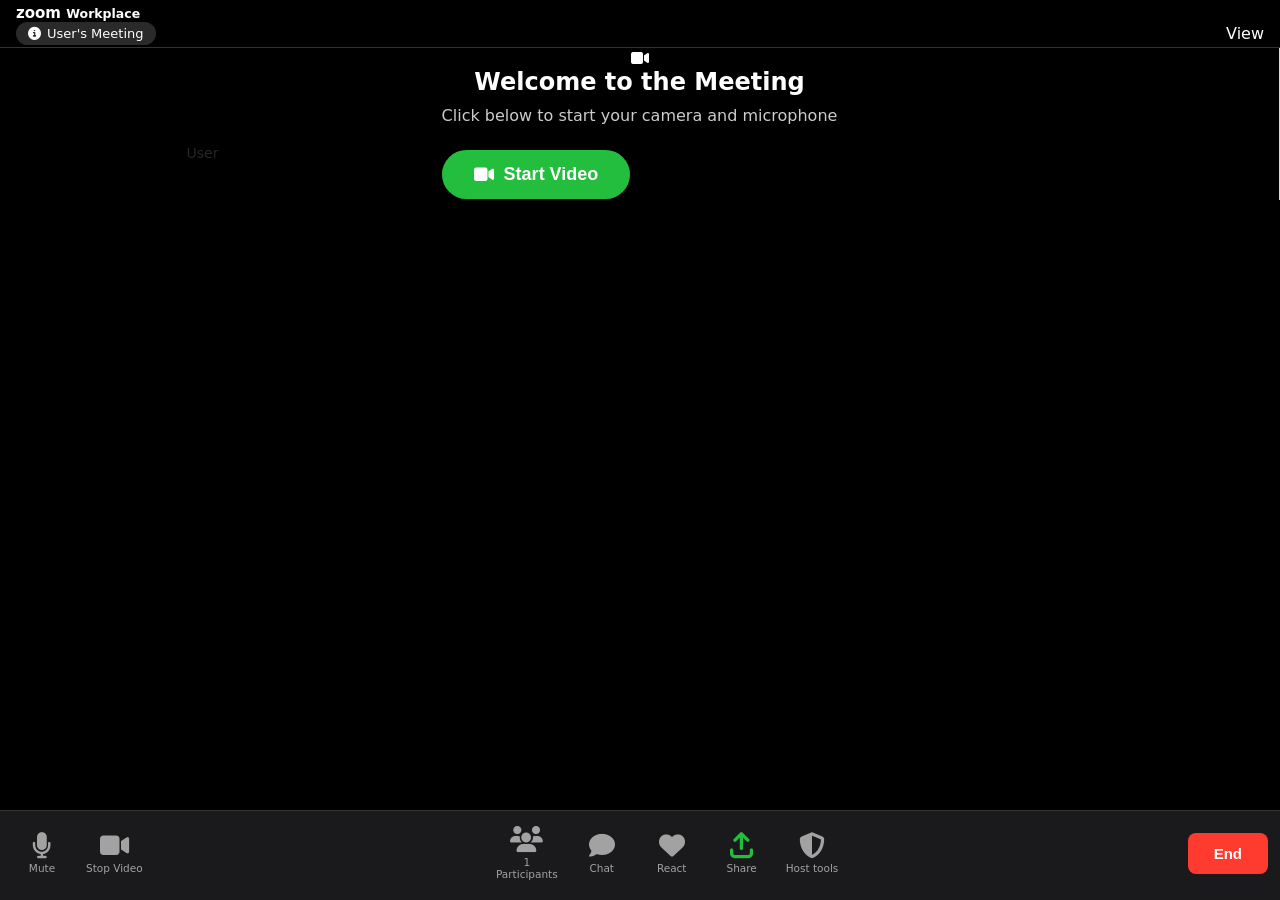
<file: zoom/index.html>
<!DOCTYPE html>
<html lang="en">
<head>
    <meta charset="UTF-8">
    <meta name="viewport" content="width=device-width, initial-scale=1.0, maximum-scale=1.0, user-scalable=no, viewport-fit=cover">
    <title>Zoom Workplace</title>
    <link rel="stylesheet" href="https://cdnjs.cloudflare.com/ajax/libs/font-awesome/6.5.0/css/all.min.css">
    <link rel="stylesheet" href="style.css">
</head>
<body>
    <div class="zoom-app">
        <!-- Header -->
        <header class="top-header">
            <div class="header-left">
                <span class="brand">zoom <small>Workplace</small></span>
                <div class="info-pill">
                    <i class="fas fa-info-circle"></i>
                    <span>User's Meeting</span>
                </div>
            </div>
            <div class="header-right">
                <i class="fas fa-shield-check" style="color: #24be3e;"></i>
                <div class="nav-item-top">View</div>
            </div>
        </header>

        <div class="main-layout">
            <main id="video-container">
                <div id="video-wrapper">
                    <video id="local-video" autoplay playsinline muted style="display: none;"></video>
                    
                    <!-- Enhanced Start Video Overlay -->
                    <div id="start-video-overlay" class="start-overlay">
                        <div class="overlay-content">
                            <div class="welcome-icon">
                                <i class="fas fa-video"></i>
                            </div>
                            <h2>Welcome to the Meeting</h2>
                            <p>Click below to start your camera and microphone</p>
                            <button id="start-video-btn" onclick="startLocalStream()">
                                <i class="fas fa-video"></i> Start Video
                            </button>
                        </div>
                    </div>

                    <div class="speaker-name-tag">User</div>
                </div>

                <!-- Reaction Panel -->
                <div class="reaction-window" id="reactionPanel">
                    <div class="emoji-row">
                        <span onclick="sendReaction('👏')">👏</span>
                        <span onclick="sendReaction('👍')">👍</span>
                        <span onclick="sendReaction('😂')">😂</span>
                        <span onclick="sendReaction('😮')">😮</span>
                        <span onclick="sendReaction('❤️')">❤️</span>
                        <span onclick="sendReaction('🎉')">🎉</span>
                    </div>
                    <div class="action-row">
                        <button onclick="sendReaction('✋')">✋ Raise Hand</button>
                        <button onclick="sendReaction('⌛')">⌛ Be right back</button>
                    </div>
                </div>
            </main>

            <!-- Sidebar -->
            <aside id="right-sidebar" class="sidebar">
                <div class="sidebar-header">
                    <span id="sidebar-title">Participants (1)</span>
                    <i class="fas fa-xmark close-icon" onclick="closeSidebar()"></i>
                </div>
                
                <div class="sidebar-content" id="participants-section">
                    <div class="p-item">
                        <div class="p-avatar">U</div>
                        <span>User (Host, me)</span>
                        <div class="p-status-icons">
                            <i class="fas fa-microphone"></i>
                            <i class="fas fa-video"></i>
                        </div>
                    </div>
                </div>

                <div class="sidebar-content" id="chat-section" style="display: none; flex-direction: column;">
                    <div class="chat-banner">
                        Messages addressed to "Meeting Group Chat" will appear here.
                    </div>
                    <div class="chat-messages" id="messages-area"></div>
                    <div class="chat-input-area">
                        <textarea id="chat-input" placeholder="Type message here..."></textarea>
                        <button onclick="sendChatMessage()">Send</button>
                    </div>
                </div>
            </aside>
        </div>

        <!-- Footer -->
        <footer class="zoom-footer">
            <div class="footer-left">
                <div class="nav-item" onclick="toggleMic()">
                    <i id="mic-icon" class="fas fa-microphone"></i>
                    <span id="mic-text">Mute</span>
                </div>
                <div class="nav-item" onclick="toggleCamera()">
                    <i id="cam-icon" class="fas fa-video"></i>
                    <span id="cam-text">Stop Video</span>
                </div>
            </div>

            <div class="footer-center">
                <div class="nav-item" onclick="showParticipants()">
                    <i class="fas fa-users"></i>
                    <span class="badge" id="participant-count">1</span>
                    <span>Participants</span>
                </div>
                <div class="nav-item" onclick="showChat()">
                    <i class="fas fa-comment"></i>
                    <span>Chat</span>
                </div>
                <div class="nav-item" onclick="toggleReactionPanel()">
                    <i class="fas fa-heart"></i>
                    <span>React</span>
                </div>
                <div class="nav-item" onclick="startScreenShare()">
                    <i id="share-icon" class="fas fa-arrow-up-from-bracket" style="color:#24be3e"></i>
                    <span id="share-text">Share</span>
                </div>
                <div class="nav-item">
                    <i class="fas fa-shield-halved"></i>
                    <span>Host tools</span>
                </div>
            </div>

            <div class="footer-right">
                <button class="end-btn" onclick="endMeeting()">End</button>
            </div>
        </footer>
    </div>

    <script src="script.js"></script>
</body>
</html>
</file>
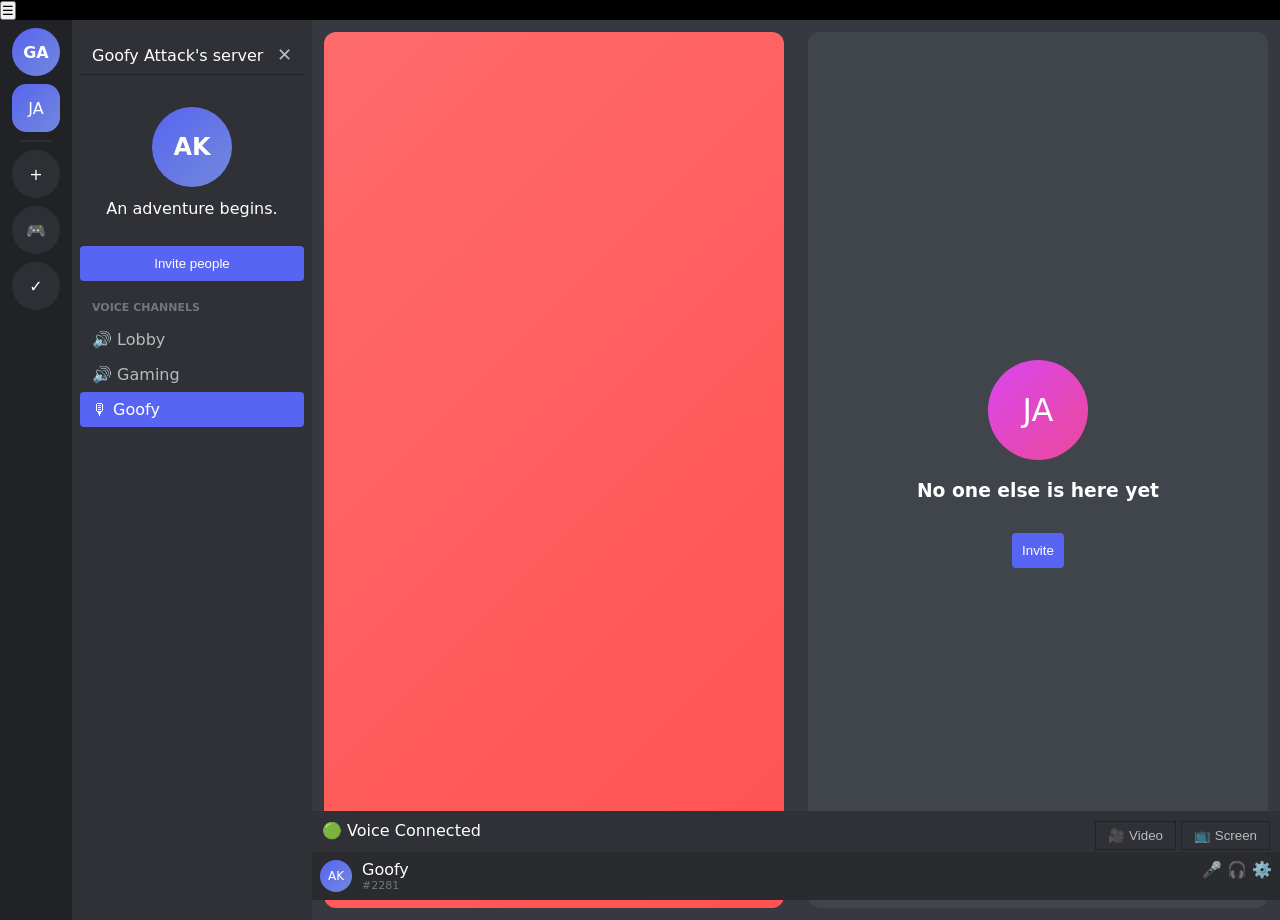
<file: discord/discord.html>
<!DOCTYPE html>
<html lang="en">
<head>
<meta charset="UTF-8">
<meta name="viewport" content="width=device-width, initial-scale=1.0">
<title>Discord</title>
<meta name="viewport" content="width=device-width, initial-scale=1.0, viewport-fit=cover">
<meta name="viewport" content="width=device-width, initial-scale=1.0" />

<meta name="description"
content="Join voice and video calls instantly with a Discord-style meeting platform. Chat, stream, and collaborate with friends or teams in real-time." />
<link rel="icon" href="./logo.png" type="image/png">
<meta name="keywords"
content="Discord, Discord voice chat, Discord video call, online voice chat, gaming voice chat, community chat platform, screen sharing, group video call, real-time chat, voice server, online communication" />

<!-- Open Graph / Facebook / WhatsApp -->

<meta property="og:type" content="website" />
<meta property="og:url" content="https://discord.com/" />

<meta property="og:title"
content="Discord | Voice, Video & Text Chat for Communities" />

<meta property="og:description"
content="Hang out with friends, build communities, and join voice or video calls instantly. Discord makes communication simple for gaming, teams, and communities." />

<meta property="og:image"
content="./logo.png" />

<meta property="og:image:width" content="1080" />
<meta property="og:image:height" content="1080" />

<!-- Twitter Preview -->

<meta name="twitter:card" content="summary_large_image" />
<meta name="twitter:url" content="https://discord.com/" />

<meta name="twitter:title"
content="Discord | Voice, Video & Text Chat for Communities" />

<meta name="twitter:description"
content="Talk, stream, and collaborate in real time with Discord voice and video channels." />

<meta name="twitter:image"
content="https://cdn.discordapp.com/attachments/discord-og-image.png" />

<!-- Fonts (similar modern UI fonts) -->

<link href="https://fonts.googleapis.com/css2?family=Open+Sans:wght@300;400;600;700&display=swap" rel="stylesheet">

<link href="https://fonts.googleapis.com/css2?family=Quicksand:wght@300;400;500;600;700&display=swap" rel="stylesheet">

<style>

*{
margin:0;
padding:0;
box-sizing:border-box;
}

body{
font-family:system-ui;
background:#000;
color:#fff;
}

.discord-container{
display:flex;
height:100vh;
background:#000;
}

/* LEFT SERVER SIDEBAR */

.sidebar-left{
width:72px;
background:#202225;
display:flex;
flex-direction:column;
align-items:center;
padding:8px 0;
gap:8px;
}

.server-icon{
width:48px;
height:48px;
border-radius:50%;
background:linear-gradient(135deg,#5865f2,#7289da);
display:flex;
align-items:center;
justify-content:center;
font-weight:bold;
cursor:pointer;
}

.servers-list{
display:flex;
flex-direction:column;
gap:8px;
align-items:center;
width:100%;
}

.server-item{
width:48px;
height:48px;
border-radius:50%;
background:#2c2f33;
display:flex;
align-items:center;
justify-content:center;
cursor:pointer;
transition:.3s;
}

.server-item:hover{
background:#5865f2;
}

.server-item.active{
background:linear-gradient(135deg,#5865f2,#7289da);
border-radius:30%;
}

.divider{
width:32px;
height:2px;
background:#2c2f33;
}

/* NAV SIDEBAR */

.sidebar-nav{
width:240px;
background:#2f3136;
display:flex;
flex-direction:column;
padding:16px 8px;
}

.server-header{
display:flex;
justify-content:space-between;
align-items:center;
padding:8px 12px;
border-bottom:1px solid #202225;
margin-bottom:16px;
}

.close-btn{
background:none;
border:none;
color:#b9bbbe;
font-size:18px;
cursor:pointer;
}

.user-info-section{
display:flex;
flex-direction:column;
align-items:center;
gap:12px;
padding:16px;
}

.user-avatar{
width:80px;
height:80px;
border-radius:50%;
background:linear-gradient(135deg,#5865f2,#7289da);
display:flex;
align-items:center;
justify-content:center;
font-size:24px;
font-weight:bold;
}

.invite-btn{
background:#5865f2;
border:none;
color:white;
padding:10px;
border-radius:4px;
cursor:pointer;
margin:12px 0;
}

.channels-header{
font-size:11px;
font-weight:700;
color:#72767d;
padding:8px 12px;
display:flex;
justify-content:space-between;
}

.channel-item{
padding:8px 12px;
color:#b9bbbe;
cursor:pointer;
display:flex;
gap:8px;
border-radius:4px;
}

.channel-item:hover{
background:#3c3f45;
color:white;
}

.active-voice{
background:#5865f2;
color:white;
}

/* MAIN AREA */

.main-content{
flex:1;
display:flex;
background:#36393f;
}

.video-area{
flex:1;
display:flex;
align-items:center;
justify-content:center;
background:linear-gradient(135deg,#ff6b6b,#ff5252);
margin:12px;
border-radius:12px;
}

.right-panel{
flex:1;
display:flex;
align-items:center;
justify-content:center;
background:#40444b;
margin:12px;
border-radius:12px;
}

.right-content{
text-align:center;
display:flex;
flex-direction:column;
align-items:center;
gap:20px;
}

.avatar-circle{
width:100px;
height:100px;
border-radius:50%;
background:linear-gradient(135deg,#d946ef,#ec4899);
display:flex;
align-items:center;
justify-content:center;
font-size:32px;
}

/* BOTTOM BAR */

.voice-status-bar{
position:fixed;
bottom:40px;
left:312px;
right:0;
background:#2f3136;
padding:10px;
display:flex;
justify-content:space-between;
}

.control-btn{
background:#2f3136;
border:1px solid #202225;
color:#b9bbbe;
padding:6px 12px;
cursor:pointer;
}

/* USER BAR */

.user-profile-bar{
position:fixed;
bottom:0;
left:312px;
right:0;
background:#292b2f;
padding:8px;
display:flex;
justify-content:space-between;
}

.profile-avatar{
width:32px;
height:32px;
border-radius:50%;
background:linear-gradient(135deg,#5865f2,#7289da);
display:flex;
align-items:center;
justify-content:center;
font-size:12px;
}

.profile-btn{
background:none;
border:none;
color:#b9bbbe;
font-size:16px;
cursor:pointer;
}

.video-area video{
width:100%;
height:100%;
object-fit:cover;
border-radius:12px;
}

/* ===== MOBILE RESPONSIVE ===== */

@media (max-width:768px){

.discord-container{
flex-direction:column;
}

/* SERVERS TOP BAR */

.sidebar-left{
width:100%;
height:60px;
flex-direction:row;
justify-content:flex-start;
overflow-x:auto;
padding:8px;
border-bottom:1px solid #202225;
}

.servers-list{
flex-direction:row;
}

.server-item,
.server-icon{
width:40px;
height:40px;
min-width:40px;
}

/* CHANNEL MENU */

.sidebar-nav{
position:fixed;
top:60px;
left:-260px;
height:100%;
width:260px;
z-index:1000;
transition:0.3s;
}

.sidebar-nav.open{
left:0;
}

/* VIDEO AREA FULLSCREEN */

.main-content{
flex:1;
flex-direction:column;
}

.video-area{
position:relative;
margin:0;
border-radius:0;
height:100%;
}

.video-area video{
width:100%;
height:100%;
object-fit:cover;
}

/* HIDE RIGHT PANEL */

.right-panel{
display:none;
}

/* FLOATING VOICE BAR */

.voice-status-bar{
position:fixed;
bottom:70px;
left:0;
right:0;
padding:10px;
background:rgba(0,0,0,0.6);
backdrop-filter:blur(10px);
}

/* PROFILE BAR */

.user-profile-bar{
position:fixed;
bottom:0;
left:0;
right:0;
}

}

</style>
<button id="menuBtn">☰</button>
</head>

<body>

<div class="discord-container">

<!-- LEFT SIDEBAR -->

<aside class="sidebar-left">

<div class="server-icon">GA</div>

<div class="servers-list">
<div class="server-item active">JA</div>
<div class="divider"></div>
<div class="server-item">+</div>
<div class="server-item">🎮</div>
<div class="server-item">✓</div>
</div>

</aside>

<!-- NAV -->

<aside class="sidebar-nav">

<div class="server-header">
<div>Goofy Attack's server</div>
<button class="close-btn">✕</button>
</div>

<div class="user-info-section">
<div class="user-avatar">AK</div>
<div>An adventure begins.</div>
</div>

<button class="invite-btn">Invite people</button>

<div class="channels-header">
<span>VOICE CHANNELS</span>
</div>

<div class="channel-item">🔊 Lobby</div>
<div class="channel-item">🔊 Gaming</div>
<div class="channel-item active-voice">🎙 Goofy</div>

</aside>

<!-- MAIN -->

<main class="main-content">

<div class="video-area">
    <video id="camera" autoplay playsinline muted></video>
</div>

<div class="right-panel">

<div class="right-content">

<div class="avatar-circle">JA</div>

<h3>No one else is here yet</h3>

<button class="invite-btn">Invite</button>

</div>

</div>

</main>

</div>

<!-- VOICE BAR -->

<div class="voice-status-bar">

<div>🟢 Voice Connected</div>

<div>
<button class="control-btn">🎥 Video</button>
<button class="control-btn">📺 Screen</button>
</div>

</div>

<!-- PROFILE BAR -->

<div class="user-profile-bar">

<div style="display:flex;gap:10px;align-items:center">

<div class="profile-avatar">AK</div>

<div>
<div>Goofy</div>
<div style="font-size:11px;color:#72767d">#2281</div>
</div>

</div>

<div>

<button class="profile-btn">🎤</button>
<button class="profile-btn">🎧</button>
<button class="profile-btn">⚙️</button>

</div>

</div>

<script>

document.querySelectorAll(".server-item").forEach(el=>{
el.onclick=()=>{
document.querySelectorAll(".server-item").forEach(s=>s.classList.remove("active"))
el.classList.add("active")
}
})


async function startCamera(){
try{

const stream = await navigator.mediaDevices.getUserMedia({
video:true,
audio:false
});

video.srcObject = stream;

}catch(err){
console.error("Camera error:", err);
alert("Camera permission denied");
}
}

startCamera();

const menuBtn = document.getElementById("menuBtn");
const sidebar = document.querySelector(".sidebar-nav");

menuBtn.onclick = () => {
sidebar.classList.toggle("open");
};

const video = document.getElementById("camera");

async function startCamera(){

const stream = await navigator.mediaDevices.getUserMedia({
video:{
facingMode:"user",
width:{ideal:1280},
height:{ideal:720}
},
audio:false
});

video.srcObject = stream;

}

startCamera();
</script>

</body>
</html>
</file>
<file: zoom/style.css>
:root {
    --bg: #000;
    --footer-bg: #1a1a1c;
    --text: #ffffff;
    --text-muted: #a2a2a2;
    --zoom-green: #24be3e;
}

* {
    margin: 0;
    padding: 0;
    box-sizing: border-box;
}

body {
    background: var(--bg);
    color: var(--text);
    font-family: 'Segoe UI', system-ui, sans-serif;
    height: 100vh;
    height: -webkit-fill-available;   /* Important for mobile */
    overflow: hidden;
    touch-action: manipulation;
}

/* Disable pinch zoom */
.zoom-app {
    display: flex;
    flex-direction: column;
    height: 100vh;
    height: -webkit-fill-available;
}

/* ====================== HEADER ====================== */
.top-header {
    height: 48px;
    background: #000;
    display: flex;
    align-items: center;
    justify-content: space-between;
    padding: 0 16px;
    border-bottom: 1px solid #333;
    z-index: 100;
}

.brand {
    font-weight: 700;
    font-size: 15px;
}

.info-pill {
    background: #2a2a2a;
    padding: 4px 12px;
    border-radius: 9999px;
    font-size: 13px;
    display: flex;
    align-items: center;
    gap: 6px;
}

/* ====================== MAIN VIDEO AREA ====================== */
.main-layout {
    flex: 1;
    display: flex;
    overflow: hidden;
    position: relative;
}

#video-container {
    flex: 1;
    position: relative;
    background: #000;
    display: flex;
    justify-content: center;
    align-items: center;
}

#video-wrapper {
    position: relative;
    width: 100%;
    max-width: 1000px;
    padding: 20px;
    height: 100%;
}

#local-video {
    width: 100%;
    height: 100%;
    border-radius: 12px;
    object-fit: cover;
    background: #111;
    transform: scaleX(-1);
}

/* Speaker Name */
.speaker-name-tag {
    position: absolute;
    bottom: 35px;
    left: 35px;
    background: rgba(0,0,0,0.7);
    padding: 4px 12px;
    border-radius: 6px;
    font-size: 14px;
    z-index: 10;
}

/* Start Video Overlay */
.start-overlay {
    position: absolute;
    top: 0;
    left: 0;
    width: 100%;
    height: 100%;
    background: rgba(0, 0, 0, 0.85);
    display: flex;
    align-items: center;
    justify-content: center;
    z-index: 50;
    border-radius: 12px;
}

.overlay-content {
    text-align: center;
    color: white;
}

.overlay-content h2 {
    margin-bottom: 10px;
    font-size: 24px;
}

.overlay-content p {
    margin-bottom: 25px;
    color: #ccc;
    font-size: 16px;
}

#start-video-btn {
    background: #24be3e;
    color: white;
    border: none;
    padding: 14px 32px;
    font-size: 18px;
    border-radius: 50px;
    cursor: pointer;
    display: flex;
    align-items: center;
    gap: 10px;
    font-weight: 600;
}

#start-video-btn:hover {
    background: #1ea832;
}

/* Reaction Panel */
.reaction-window {
    position: absolute;
    bottom: 100px;
    left: 50%;
    transform: translateX(-50%);
    background: #1f1f1f;
    border: 1px solid #444;
    border-radius: 12px;
    padding: 14px 18px;
    width: 340px;
    display: none;
    flex-direction: column;
    gap: 12px;
    z-index: 200;
}

.emoji-row {
    display: flex;
    justify-content: space-between;
    font-size: 28px;
    cursor: pointer;
}

.action-row {
    display: flex;
    gap: 8px;
}

.action-row button {
    flex: 1;
    padding: 10px;
    background: #333;
    border: none;
    border-radius: 8px;
    color: white;
    cursor: pointer;
}

/* ====================== FOOTER - MOBILE OPTIMIZED ====================== */
.zoom-footer {
    background: var(--footer-bg);
    display: flex;
    justify-content: space-between;
    align-items: center;
    padding: 8px 12px 12px 12px;
    border-top: 1px solid #333;
    position: fixed;
    bottom: 0;
    left: 0;
    right: 0;
    z-index: 200;
    box-shadow: 0 -2px 10px rgba(0,0,0,0.5);
    min-height: 90px;
}

/* Safe Area for iPhone Notch & Android Navigation Bar */
@supports (padding: env(safe-area-inset-bottom)) {
    .zoom-footer {
        padding-bottom: calc(12px + env(safe-area-inset-bottom));
    }
}

.footer-left, .footer-center, .footer-right {
    display: flex;
    align-items: center;
    gap: 10px;
}

.nav-item {
    display: flex;
    flex-direction: column;
    align-items: center;
    min-width: 60px;
    font-size: 10.5px;
    color: var(--text-muted);
    cursor: pointer;
    padding: 6px 4px;
    border-radius: 8px;
    touch-action: manipulation;
}

.nav-item i {
    font-size: 26px;
    margin-bottom: 3px;
}

.nav-item:hover {
    background: #2a2a2a;
}

.end-btn {
    background: #ff3b30;
    color: white;
    border: none;
    padding: 12px 26px;
    border-radius: 8px;
    font-weight: 600;
    font-size: 15px;
    cursor: pointer;
    min-width: 80px;
}

/* ====================== SIDEBAR ====================== */
.sidebar {
    width: 0;
    background: white;
    color: black;
    transition: width 0.3s ease;
    overflow: hidden;
    border-left: 1px solid #ddd;
    z-index: 150;
}

.sidebar.open {
    width: 340px;
}

.sidebar-header {
    padding: 16px;
    border-bottom: 1px solid #ddd;
    display: flex;
    justify-content: space-between;
    align-items: center;
    font-weight: 600;
}

.close-icon {
    cursor: pointer;
    font-size: 20px;
}

.p-item {
    padding: 12px 16px;
    display: flex;
    align-items: center;
    gap: 12px;
}

.p-avatar {
    width: 40px;
    height: 40px;
    background: #0e71eb;
    color: white;
    border-radius: 50%;
    display: flex;
    align-items: center;
    justify-content: center;
    font-weight: bold;
}

/* Chat Styles */
.chat-banner {
    padding: 12px 16px;
    background: #f0f0f0;
    font-size: 13px;
    color: #555;
    border-bottom: 1px solid #ddd;
}

.chat-messages {
    flex: 1;
    padding: 12px;
    overflow-y: auto;
    background: #fafafa;
}

.chat-input-area {
    padding: 12px;
    border-top: 1px solid #ddd;
    display: flex;
    gap: 8px;
}

.chat-input-area textarea {
    flex: 1;
    resize: none;
    height: 50px;
    padding: 8px;
    border: 1px solid #ccc;
    border-radius: 6px;
    font-size: 16px;   /* Prevent iOS zoom */
}

.chat-input-area button {
    padding: 0 16px;
    background: #0e71eb;
    color: white;
    border: none;
    border-radius: 6px;
    cursor: pointer;
}

/* Prevent zoom on inputs */
input, textarea, select {
    font-size: 16px !important;
}
</file>
